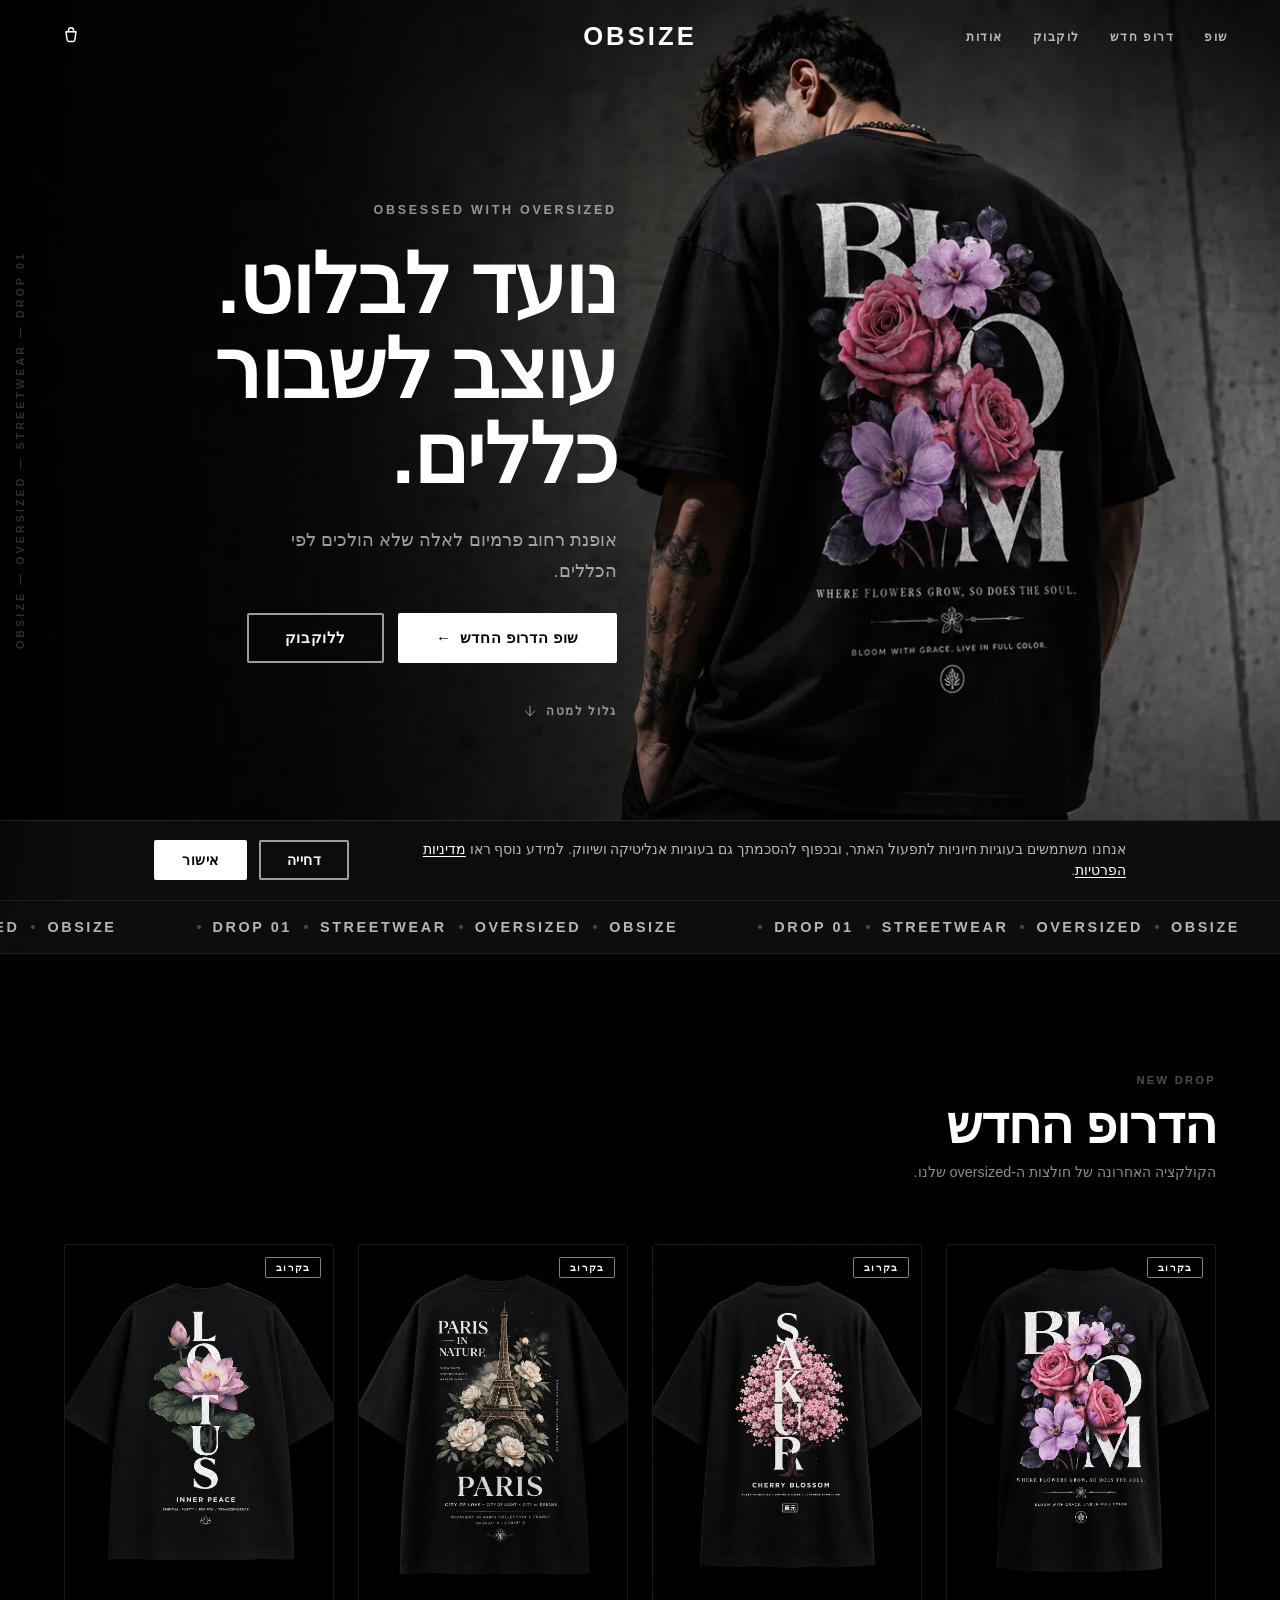
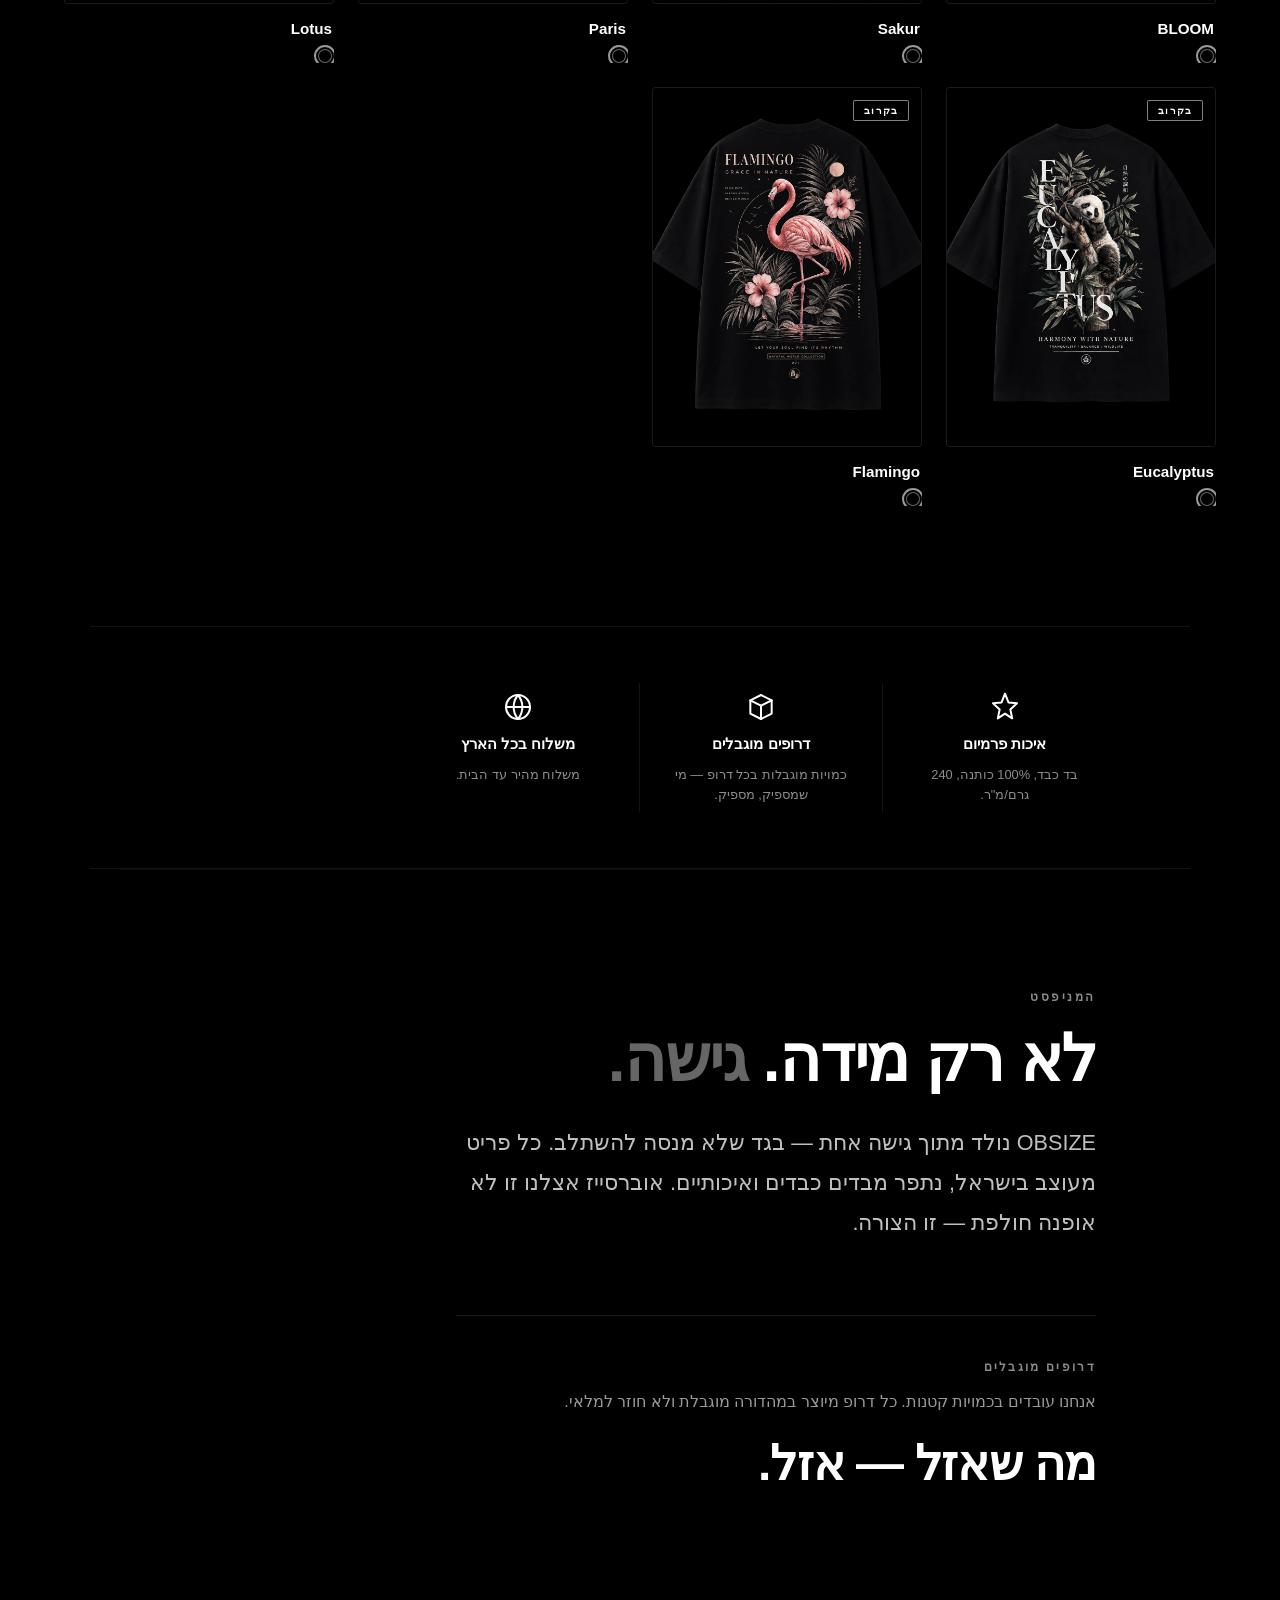
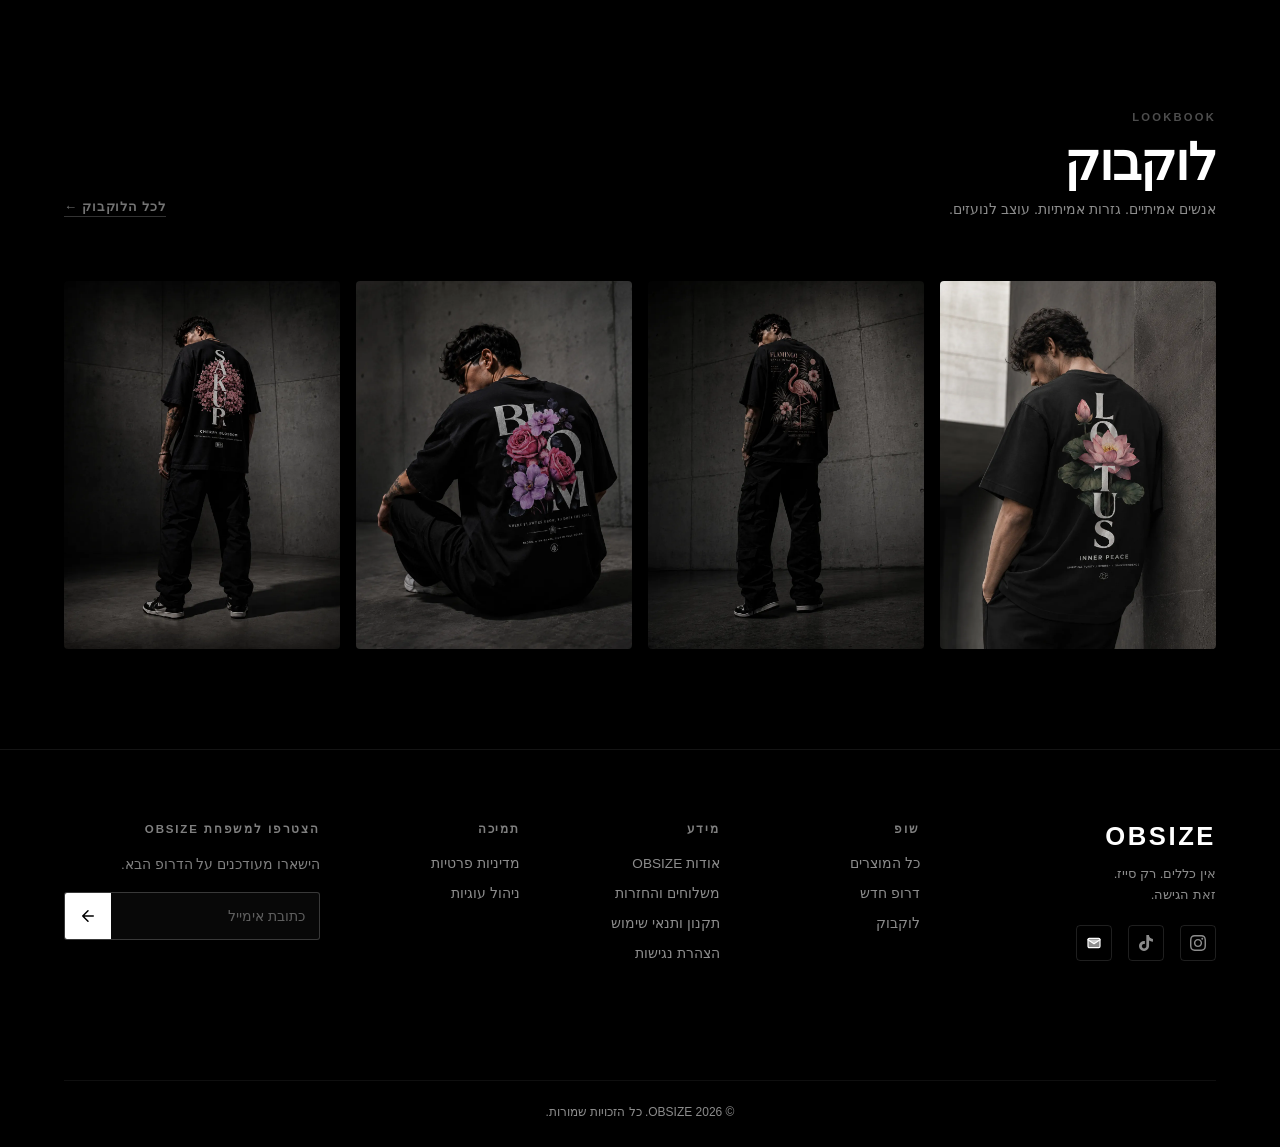
<file: index.html>
<!DOCTYPE html>
<html lang="he" dir="rtl">
<head>
  <meta charset="UTF-8" />
  <meta name="viewport" content="width=device-width, initial-scale=1.0" />
  <meta http-equiv="Content-Security-Policy" content="default-src 'self'; script-src 'self' https://static.cloudflareinsights.com https://web3forms.com https://hcaptcha.com https://*.hcaptcha.com https://www.googletagmanager.com https://connect.facebook.net; style-src 'self' 'unsafe-inline' https://fonts.googleapis.com https://hcaptcha.com https://*.hcaptcha.com; frame-src https://hcaptcha.com https://*.hcaptcha.com; font-src 'self' https://fonts.gstatic.com; img-src 'self' data: https://www.google-analytics.com https://www.googletagmanager.com https://www.facebook.com https://connect.facebook.net; connect-src 'self' https://cloudflareinsights.com https://api.web3forms.com https://hcaptcha.com https://*.hcaptcha.com https://www.google-analytics.com https://region1.google-analytics.com https://www.googletagmanager.com https://connect.facebook.net https://www.facebook.com; object-src 'none'; base-uri 'self'; form-action 'self'; upgrade-insecure-requests" />
  <meta name="referrer" content="strict-origin-when-cross-origin" />
  <title>OBSIZE — פחות רעש. יותר סטייל.</title>
  <meta name="description" content="חולצות oversized פרמיום מישראל. בד כותנה כבד, גזרה drop shoulder, עיצוב מינימליסטי. משלוח מהיר תוך 48 שעות." />
  <meta name="keywords" content="OBSIZE, חולצות oversized, אופנת רחוב, streetwear, חולצות פרמיום, חולצות דרופ שולדר" />
  <meta name="theme-color" content="#000000" />
  <meta name="author" content="OBSIZE" />
  <link rel="icon" type="image/svg+xml" href="favicon.svg" />
  <link rel="canonical" href="https://obsize.com/" />

  <!-- Open Graph -->
  <meta property="og:type" content="website" />
  <meta property="og:site_name" content="OBSIZE" />
  <meta property="og:locale" content="he_IL" />
  <meta property="og:title" content="OBSIZE — פחות רעש. יותר סטייל." />
  <meta property="og:description" content="חולצות oversized פרמיום מישראל. בד כבד, עיצוב נקי, משלוח מהיר." />
  <meta property="og:url" content="https://obsize.com/" />
  <meta property="og:image" content="https://obsize.com/og-image.png" />
  <meta property="og:image:secure_url" content="https://obsize.com/og-image.png" />
  <meta property="og:image:type" content="image/png" />
  <meta property="og:image:width" content="1200" />
  <meta property="og:image:height" content="630" />
  <meta property="og:image:alt" content="OBSIZE — obsessed with oversized" />

  <!-- Twitter -->
  <meta name="twitter:card" content="summary_large_image" />
  <meta name="twitter:title" content="OBSIZE — פחות רעש. יותר סטייל." />
  <meta name="twitter:description" content="חולצות oversized פרמיום מישראל." />
  <meta name="twitter:image" content="https://obsize.com/og-image.png" />
  <meta name="twitter:image:alt" content="OBSIZE — obsessed with oversized" />

  <link rel="preconnect" href="https://fonts.googleapis.com" />
  <link rel="preconnect" href="https://fonts.gstatic.com" crossorigin />
  <link href="https://fonts.googleapis.com/css2?family=Heebo:wght@300;400;500;700;900&display=swap" rel="stylesheet" />

  <link rel="stylesheet" href="styles.css?v=41" />

  <!-- Schema.org Organization -->
  <script type="application/ld+json">
  {
    "@context": "https://schema.org",
    "@type": "Organization",
    "name": "OBSIZE",
    "url": "https://obsize.com/",
    "logo": "https://obsize.com/favicon.svg",
    "description": "חולצות oversized פרמיום מישראל",
    "sameAs": [
      "https://www.instagram.com/obsize",
      "https://www.tiktok.com/@obsize"
    ]
  }
  </script>
</head>

<body>

  <!-- ─── HEADER ─── -->
  <header id="navbar">
    <nav class="nav-links" aria-label="ניווט ראשי">
      <a href="shop.html">שופ</a>
      <a href="#products">דרופ חדש</a>
      <a href="#lookbook">לוקבוק</a>
      <a href="#benefits">אודות</a>
    </nav>

    <a href="#hero" class="nav-logo">OBSIZE</a>

    <div class="nav-actions">
      <button class="nav-icon cart-toggle" id="cartToggle" aria-label="פתח עגלה">
        <svg viewBox="0 0 24 24" fill="none" stroke="currentColor" stroke-width="1.8" stroke-linecap="round" stroke-linejoin="round" aria-hidden="true">
          <path d="M6 7h12l-1.4 9.8a2 2 0 0 1-2 1.7H9.4a2 2 0 0 1-2-1.7L6 7Z"/>
          <path d="M9 7V5a3 3 0 0 1 6 0v2"/>
        </svg>
        <span class="cart-badge" id="cartBadge" hidden>0</span>
      </button>
      <button class="hamburger" id="hamburger" aria-label="תפריט">
        <span></span><span></span><span></span>
      </button>
    </div>
  </header>

  <div class="mobile-menu" id="mobileMenu">
    <a href="shop.html">שופ</a>
    <a href="#products">דרופ חדש</a>
    <a href="#lookbook">לוקבוק</a>
    <a href="#benefits">אודות</a>
    <a href="#products" class="btn btn-primary">לקנייה עכשיו</a>
  </div>

  <!-- ─── HERO ─── -->
  <section id="hero">
    <!-- Full-bleed background photo (spans the entire hero, edge to edge).
         To swap later, replace the files under assets/images/hero/
         (keep both the .webp source and the .jpg fallback). -->
    <div class="hero-visual">
      <picture class="hero-img">
        <source srcset="assets/images/hero/hero-wide.webp" type="image/webp" />
        <img src="assets/images/hero/hero-wide.jpg" alt="דוגמן לובש חולצת OBSIZE oversized שחורה עם הדפס פרחי BLOOM, צילום גב על רקע קיר כהה" loading="eager" fetchpriority="high" />
      </picture>
    </div>
    <div class="hero-scrim" aria-hidden="true"></div>

    <div class="hero-content">
      <p class="hero-eyebrow reveal">Obsessed with Oversized</p>
      <h1 class="hero-title reveal reveal-delay-1">
        נועד לבלוט.<br />
        <span>עוצב לשבור כללים.</span>
      </h1>
      <p class="hero-sub reveal reveal-delay-2">
        אופנת רחוב פרמיום לאלה שלא הולכים לפי הכללים.
      </p>
      <div class="hero-btns reveal reveal-delay-3">
        <a href="#products" class="btn btn-primary">שופ הדרופ החדש <span class="btn-arrow" aria-hidden="true">←</span></a>
        <a href="#lookbook" class="btn btn-outline">ללוקבוק</a>
      </div>
      <a href="#products" class="hero-scroll reveal reveal-delay-4" aria-label="גלול אל הקולקציה">
        <span>גלול למטה</span>
        <svg viewBox="0 0 24 24" fill="none" stroke="currentColor" stroke-width="1.5" stroke-linecap="round" stroke-linejoin="round" aria-hidden="true"><path d="M12 5v14M19 12l-7 7-7-7"/></svg>
      </a>
    </div>

    <div class="hero-side" aria-hidden="true">OBSIZE — OVERSIZED — STREETWEAR — DROP 01</div>
  </section>

  <!-- ─── MARQUEE ─── -->
  <div id="ticker" aria-hidden="true">
    <div class="ticker-track">
      <!-- Duplicated for seamless loop -->
      <div class="ticker-item"><span>OBSIZE</span><span class="ticker-sep"></span><span>OVERSIZED</span><span class="ticker-sep"></span><span>STREETWEAR</span><span class="ticker-sep"></span><span>DROP 01</span><span class="ticker-sep"></span></div>
      <div class="ticker-item"><span>OBSIZE</span><span class="ticker-sep"></span><span>OVERSIZED</span><span class="ticker-sep"></span><span>STREETWEAR</span><span class="ticker-sep"></span><span>DROP 01</span><span class="ticker-sep"></span></div>
      <div class="ticker-item"><span>OBSIZE</span><span class="ticker-sep"></span><span>OVERSIZED</span><span class="ticker-sep"></span><span>STREETWEAR</span><span class="ticker-sep"></span><span>DROP 01</span><span class="ticker-sep"></span></div>
      <div class="ticker-item"><span>OBSIZE</span><span class="ticker-sep"></span><span>OVERSIZED</span><span class="ticker-sep"></span><span>STREETWEAR</span><span class="ticker-sep"></span><span>DROP 01</span><span class="ticker-sep"></span></div>
    </div>
  </div>

  <!-- ─── NEW DROP (product grid) ─── -->
  <section id="products">
    <div class="section-header reveal">
      <div>
        <p class="section-label">NEW DROP</p>
        <h2 class="section-title">הדרופ החדש</h2>
        <p class="section-sub">הקולקציה האחרונה של חולצות ה-oversized שלנו.</p>
      </div>
    </div>

    <div class="products-grid" id="productsGrid"></div>
  </section>

  <!-- ─── BENEFITS BAR ─── -->
  <section id="benefits" class="benefits" aria-label="היתרונות שלנו">
    <div class="benefit reveal reveal-delay-1">
      <div class="benefit-icon">
        <svg viewBox="0 0 24 24" fill="none" stroke="currentColor" stroke-width="1.5" stroke-linecap="round" stroke-linejoin="round" aria-hidden="true"><path d="M12 2l2.6 6.6L21 9.2l-5 4.6 1.4 6.7L12 17l-5.4 3.5L8 13.8l-5-4.6 6.4-.6L12 2z"/></svg>
      </div>
      <h3 class="benefit-title">איכות פרמיום</h3>
      <p class="benefit-text">בד כבד, 100% כותנה, 240 גרם/מ"ר.</p>
    </div>
    <div class="benefit reveal reveal-delay-2">
      <div class="benefit-icon">
        <svg viewBox="0 0 24 24" fill="none" stroke="currentColor" stroke-width="1.5" stroke-linecap="round" stroke-linejoin="round" aria-hidden="true"><path d="M20 7L12 3 4 7v10l8 4 8-4V7z"/><path d="M4 7l8 4 8-4M12 21V11"/></svg>
      </div>
      <h3 class="benefit-title">דרופים מוגבלים</h3>
      <p class="benefit-text">כמויות מוגבלות בכל דרופ — מי שמספיק, מספיק.</p>
    </div>
    <div class="benefit reveal reveal-delay-3">
      <div class="benefit-icon">
        <svg viewBox="0 0 24 24" fill="none" stroke="currentColor" stroke-width="1.5" stroke-linecap="round" stroke-linejoin="round" aria-hidden="true"><circle cx="12" cy="12" r="9"/><path d="M3 12h18M12 3a14 14 0 0 1 0 18 14 14 0 0 1 0-18z"/></svg>
      </div>
      <h3 class="benefit-title">משלוח בכל הארץ</h3>
      <p class="benefit-text">משלוח מהיר עד הבית.</p>
    </div>
  </section>

  <!-- ─── BRAND STORY ─── -->
  <section id="story" class="story">
    <div class="story-inner reveal">
      <p class="story-eyebrow">המניפסט</p>
      <h2 class="story-title">לא רק מידה. <span>גישה.</span></h2>
      <p class="story-text">
        OBSIZE נולד מתוך גישה אחת — בגד שלא מנסה להשתלב. כל פריט מעוצב בישראל,
        נתפר מבדים כבדים ואיכותיים. אוברסייז אצלנו זו לא אופנה
        חולפת — זו הצורה.
      </p>
    </div>
    <div class="story-drop reveal reveal-delay-1">
      <p class="story-drop-label">דרופים מוגבלים</p>
      <p class="story-drop-text">
        אנחנו עובדים בכמויות קטנות. כל דרופ מיוצר במהדורה מוגבלת ולא חוזר למלאי.
      </p>
      <p class="story-drop-punch">מה שאזל — אזל.</p>
    </div>
  </section>

  <!-- ─── LOOKBOOK ─── -->
  <section id="lookbook">
    <div class="section-header reveal">
      <div>
        <p class="section-label">LOOKBOOK</p>
        <h2 class="section-title">לוקבוק</h2>
        <p class="section-sub">אנשים אמיתיים. גזרות אמיתיות. עוצב לנועזים.</p>
      </div>
      <a href="#lookbook" class="section-link">לכל הלוקבוק ←</a>
    </div>

    <div class="lookbook-grid">
      <figure class="lookbook-tile reveal reveal-delay-1">
        <picture>
          <source srcset="assets/images/lookbook/look-1.webp" type="image/webp" />
          <img src="assets/images/lookbook/look-1.jpg" alt="דוגמן לובש חולצת OBSIZE LOTUS oversized שחורה, נשען על עמוד בטון, צילום גב" loading="lazy" />
        </picture>
      </figure>
      <figure class="lookbook-tile reveal reveal-delay-2">
        <picture>
          <source srcset="assets/images/lookbook/look-2.webp" type="image/webp" />
          <img src="assets/images/lookbook/look-2.jpg" alt="דוגמן לובש חולצת OBSIZE FLAMINGO oversized שחורה ומכנסי דגמ&quot;ח, צילום גב בגוף מלא" loading="lazy" />
        </picture>
      </figure>
      <figure class="lookbook-tile reveal reveal-delay-3">
        <picture>
          <source srcset="assets/images/lookbook/look-3.webp" type="image/webp" />
          <img src="assets/images/lookbook/look-3.jpg" alt="דוגמן כורע לובש חולצת OBSIZE BLOOM oversized שחורה, צילום גב המציג את הדפס הפרחים" loading="lazy" />
        </picture>
      </figure>
      <figure class="lookbook-tile reveal reveal-delay-4">
        <picture>
          <source srcset="assets/images/lookbook/look-4.webp" type="image/webp" />
          <img src="assets/images/lookbook/look-4.jpg" alt="דוגמן לובש חולצת OBSIZE SAKUR oversized שחורה עם הדפס פריחת דובדבן, צילום גב בגוף מלא" loading="lazy" />
        </picture>
      </figure>
    </div>
  </section>

  <!-- ─── FOOTER ─── -->
  <footer>
    <div class="footer-top">
      <div class="footer-brand">
        <p class="footer-logo">OBSIZE</p>
        <p class="footer-tagline">אין כללים. רק סייז.<br/>זאת הגישה.</p>
        <div class="social-icons">
          <a href="https://www.instagram.com/obsize" target="_blank" rel="noopener noreferrer" class="social-icon" aria-label="Instagram">
            <svg viewBox="0 0 24 24"><path d="M12 2.163c3.204 0 3.584.012 4.85.07 3.252.148 4.771 1.691 4.919 4.919.058 1.265.069 1.645.069 4.849 0 3.205-.012 3.584-.069 4.849-.149 3.225-1.664 4.771-4.919 4.919-1.266.058-1.644.07-4.85.07-3.204 0-3.584-.012-4.849-.07-3.26-.149-4.771-1.699-4.919-4.92-.058-1.265-.07-1.644-.07-4.849 0-3.204.013-3.583.07-4.849.149-3.227 1.664-4.771 4.919-4.919 1.266-.057 1.645-.069 4.849-.069zm0-2.163c-3.259 0-3.667.014-4.947.072-4.358.2-6.78 2.618-6.98 6.98-.059 1.281-.073 1.689-.073 4.948 0 3.259.014 3.668.072 4.948.2 4.358 2.618 6.78 6.98 6.98 1.281.058 1.689.072 4.948.072 3.259 0 3.668-.014 4.948-.072 4.354-.2 6.782-2.618 6.979-6.98.059-1.28.073-1.689.073-4.948 0-3.259-.014-3.667-.072-4.947-.196-4.354-2.617-6.78-6.979-6.98-1.281-.059-1.69-.073-4.949-.073zm0 5.838c-3.403 0-6.162 2.759-6.162 6.162s2.759 6.163 6.162 6.163 6.162-2.759 6.162-6.163c0-3.403-2.759-6.162-6.162-6.162zm0 10.162c-2.209 0-4-1.79-4-4 0-2.209 1.791-4 4-4s4 1.791 4 4c0 2.21-1.791 4-4 4zm6.406-11.845c-.796 0-1.441.645-1.441 1.44s.645 1.44 1.441 1.44c.795 0 1.439-.645 1.439-1.44s-.644-1.44-1.439-1.44z"/></svg>
          </a>
          <a href="https://www.tiktok.com/@obsize" target="_blank" rel="noopener noreferrer" class="social-icon" aria-label="TikTok">
            <svg viewBox="0 0 24 24"><path d="M12.525.02c1.31-.02 2.61-.01 3.91-.02.08 1.53.63 3.09 1.75 4.17 1.12 1.11 2.7 1.62 4.24 1.79v4.03c-1.44-.05-2.89-.35-4.2-.97-.57-.26-1.1-.59-1.62-.93-.01 2.92.01 5.84-.02 8.75-.08 1.4-.54 2.79-1.35 3.94-1.31 1.92-3.58 3.17-5.91 3.21-1.43.08-2.86-.31-4.08-1.03-2.02-1.19-3.44-3.37-3.65-5.71-.02-.5-.03-1-.01-1.49.18-1.9 1.12-3.72 2.58-4.96 1.66-1.44 3.98-2.13 6.15-1.72.02 1.48-.04 2.96-.04 4.44-.99-.32-2.15-.23-3.02.37-.63.41-1.11 1.04-1.36 1.75-.21.51-.15 1.07-.14 1.61.24 1.64 1.82 3.02 3.5 2.87 1.12-.01 2.19-.66 2.77-1.61.19-.33.4-.67.41-1.06.1-1.79.06-3.57.07-5.36.01-4.03-.01-8.05.02-12.07z"/></svg>
          </a>
          <a href="mailto:hello@obsize.com" class="social-icon" aria-label="אימייל">
            <svg viewBox="0 0 24 24" fill="none" stroke="currentColor" stroke-width="1.8" stroke-linecap="round" stroke-linejoin="round"><rect x="3" y="5" width="18" height="14" rx="2"/><path d="M3 7l9 6 9-6"/></svg>
          </a>
        </div>
      </div>

      <div class="footer-col">
        <p class="footer-col-title">שופ</p>
        <ul class="footer-links">
          <li><a href="shop.html">כל המוצרים</a></li>
          <li><a href="#products">דרופ חדש</a></li>
          <li><a href="#lookbook">לוקבוק</a></li>
        </ul>
      </div>

      <div class="footer-col">
        <p class="footer-col-title">מידע</p>
        <ul class="footer-links">
          <li><a href="#benefits">אודות OBSIZE</a></li>
          <li><a href="terms.html">משלוחים והחזרות</a></li>
          <li><a href="terms.html">תקנון ותנאי שימוש</a></li>
          <li><a href="accessibility.html">הצהרת נגישות</a></li>
        </ul>
      </div>

      <div class="footer-col">
        <p class="footer-col-title">תמיכה</p>
        <ul class="footer-links">
          <li><a href="privacy.html">מדיניות פרטיות</a></li>
          <li><a href="#" data-cookie-settings>ניהול עוגיות</a></li>
        </ul>
      </div>

      <div class="footer-newsletter" id="newsletter">
        <p class="footer-col-title">הצטרפו למשפחת OBSIZE</p>
        <p class="newsletter-sub">הישארו מעודכנים על הדרופ הבא.</p>
        <!-- The <form> is the wrapper so the hCaptcha token field sits inside it;
             .newsletter-form stays the bordered input row it has always been. -->
        <form id="newsletterForm" novalidate>
          <div class="newsletter-form">
            <input type="email" id="newsletterEmail" name="email" required placeholder="כתובת אימייל" aria-label="כתובת אימייל" />
            <button type="submit" class="newsletter-btn" aria-label="הרשמה לניוזלטר">
              <svg viewBox="0 0 24 24" fill="none" stroke="currentColor" stroke-width="2" stroke-linecap="round" stroke-linejoin="round" aria-hidden="true"><path d="M19 12H5M12 5l-7 7 7 7"/></svg>
            </button>
          </div>
          <div class="h-captcha newsletter-captcha" data-captcha="true"></div>
        </form>
        <p class="newsletter-msg" id="newsletterMsg" role="status" aria-live="polite" hidden></p>
      </div>
    </div>

    <div class="footer-bottom">
      <p class="footer-copyright">© 2026 OBSIZE. כל הזכויות שמורות.</p>
    </div>
  </footer>


  <!-- ─── CART DRAWER ─── -->
  <div class="cart-backdrop" id="cartBackdrop" aria-hidden="true"></div>
  <aside class="cart-drawer" id="cartDrawer" aria-label="עגלת קניות" aria-hidden="true" inert>
    <header class="cart-drawer-header">
      <h2 class="cart-drawer-title">העגלה שלך</h2>
      <button class="cart-drawer-close" id="cartClose" aria-label="סגור עגלה">&times;</button>
    </header>
    <div class="cart-empty" id="cartEmpty">
      <p>העגלה שלך ריקה</p>
      <span>הוסף פריטים כדי להתחיל</span>
    </div>
    <div class="cart-items" id="cartItems" hidden></div>
    <footer class="cart-drawer-footer" id="cartFooter" hidden>
      <div class="cart-subtotal">
        <span>סה"כ ביניים</span>
        <strong id="cartTotal">₪0</strong>
      </div>
      <p class="cart-shipping-note">משלוח יחושב בצ׳קאאוט</p>
      <button class="btn btn-primary cart-checkout" id="cartCheckout">הרשמה לדרופ</button>
    </footer>
  </aside>

  <!-- ─── JS ─── -->
  <!-- hCaptcha renderer (Web3Forms) — renders the newsletter widget -->
  <script src="https://web3forms.com/client/script.js" async defer></script>
  <script src="analytics.js?v=41"></script>
  <script src="consent.js?v=41"></script>
  <script src="products.js?v=41"></script>
  <script src="script.js?v=41" defer></script>
</body>
</html>
</file>
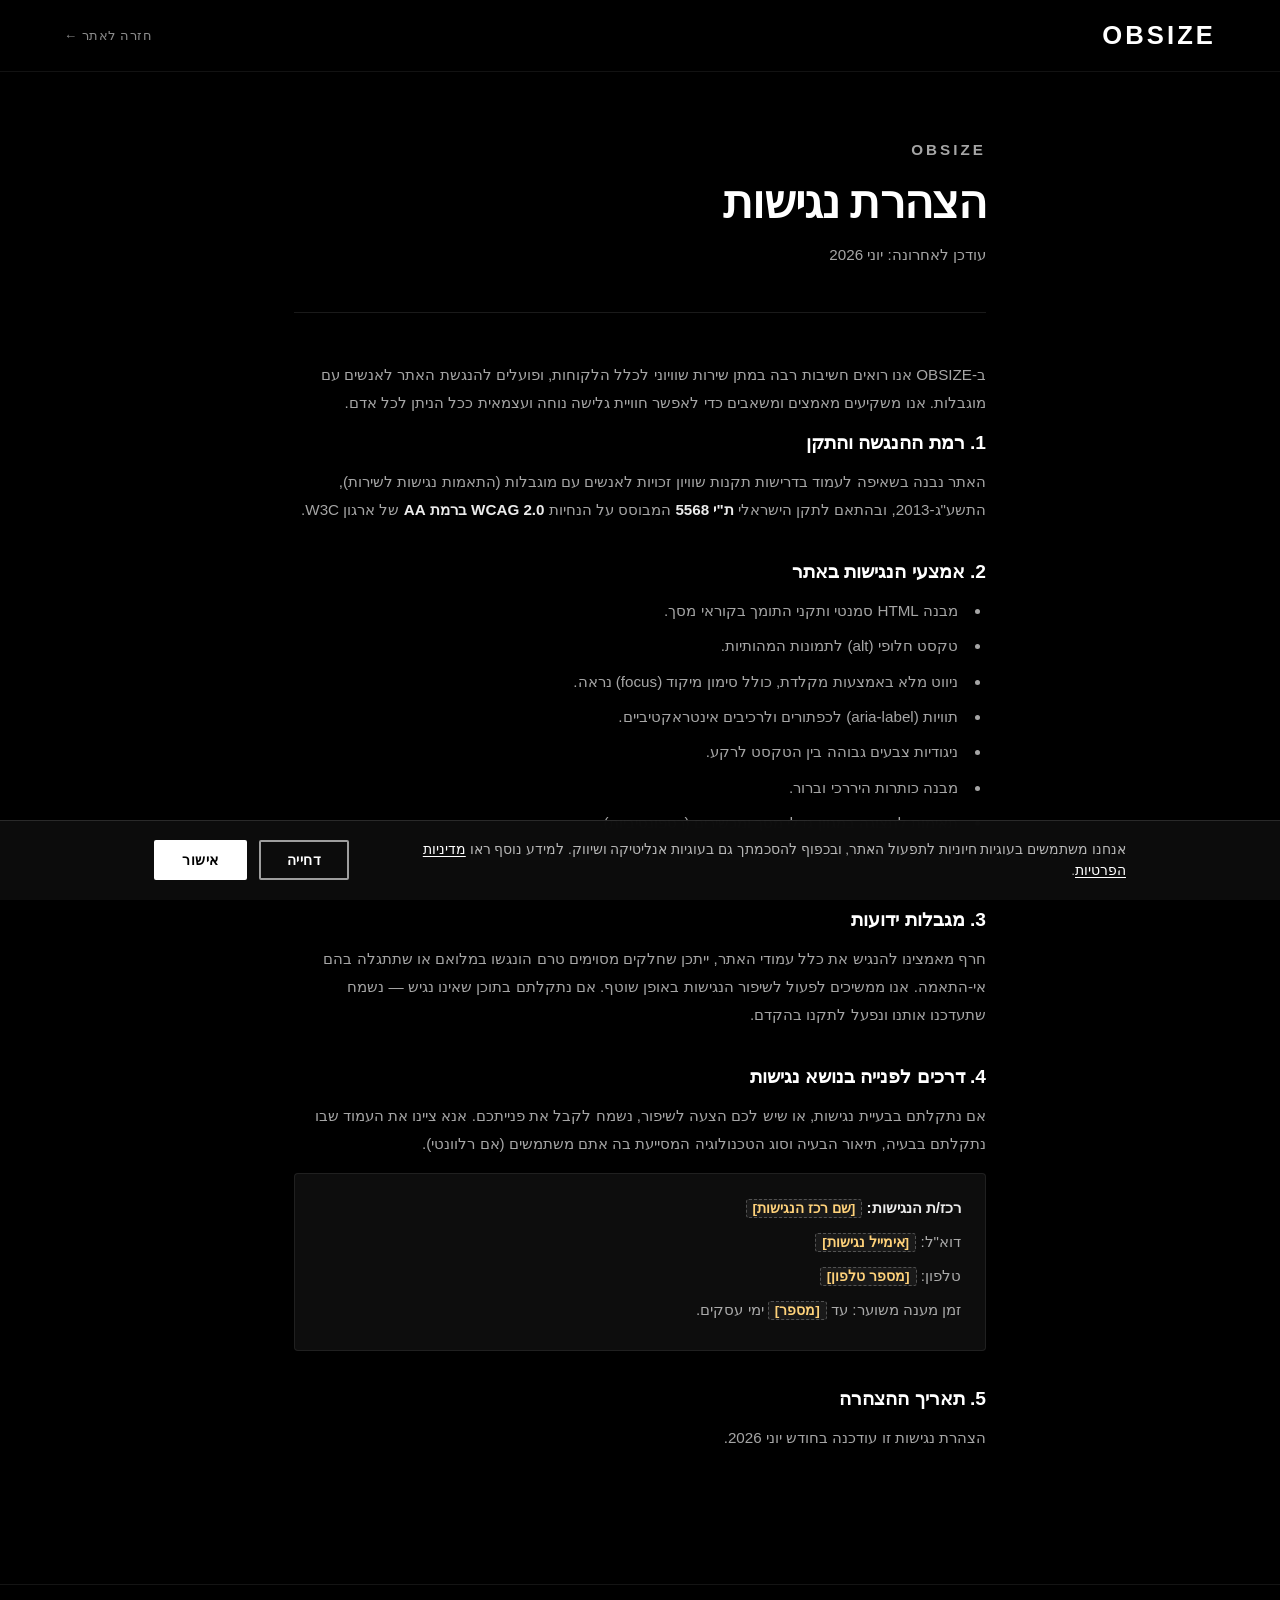
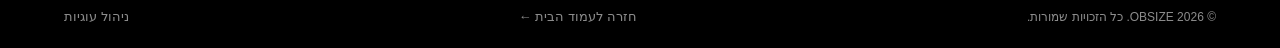
<file: accessibility.html>
<!DOCTYPE html>
<html lang="he" dir="rtl">
<head>
  <meta charset="UTF-8" />
  <meta name="viewport" content="width=device-width, initial-scale=1.0" />
  <meta http-equiv="Content-Security-Policy" content="default-src 'self'; script-src 'self' https://static.cloudflareinsights.com https://www.googletagmanager.com https://connect.facebook.net; style-src 'self' 'unsafe-inline' https://fonts.googleapis.com; font-src 'self' https://fonts.gstatic.com; img-src 'self' data: https://www.google-analytics.com https://www.googletagmanager.com https://www.facebook.com https://connect.facebook.net; connect-src 'self' https://cloudflareinsights.com https://www.google-analytics.com https://region1.google-analytics.com https://www.googletagmanager.com https://connect.facebook.net https://www.facebook.com; object-src 'none'; base-uri 'self'; form-action 'self'; upgrade-insecure-requests" />
  <meta name="referrer" content="strict-origin-when-cross-origin" />
  <title>OBSIZE — הצהרת נגישות</title>
  <meta name="description" content="הצהרת הנגישות של אתר OBSIZE — מחויבותנו לנגישות בשאיפה לעמוד בדרישות התקן הישראלי 5568 ולתקנות שוויון זכויות לאנשים עם מוגבלות." />
  <meta name="theme-color" content="#000000" />
  <link rel="icon" type="image/svg+xml" href="favicon.svg" />
  <link rel="canonical" href="https://obsize.com/accessibility.html" />
  <link rel="preconnect" href="https://fonts.googleapis.com" />
  <link rel="preconnect" href="https://fonts.gstatic.com" crossorigin />
  <link href="https://fonts.googleapis.com/css2?family=Heebo:wght@300;400;500;700;900&display=swap" rel="stylesheet" />
  <link rel="stylesheet" href="styles.css?v=41" />
</head>

<body>
  <header class="checkout-header">
    <a href="index.html" class="nav-logo">OBSIZE</a>
    <a href="index.html" class="checkout-continue">חזרה לאתר ←</a>
  </header>

  <main class="legal">
    <div class="legal-header">
      <p class="legal-eyebrow">OBSIZE</p>
      <h1 class="legal-title">הצהרת נגישות</h1>
      <p class="legal-updated">עודכן לאחרונה: יוני 2026</p>
    </div>

    <p class="legal-intro">
      ב-OBSIZE אנו רואים חשיבות רבה במתן שירות שוויוני לכלל הלקוחות, ופועלים להנגשת האתר לאנשים עם מוגבלות.
      אנו משקיעים מאמצים ומשאבים כדי לאפשר חוויית גלישה נוחה ועצמאית ככל הניתן לכל אדם.
    </p>

    <section>
      <h2>1. רמת ההנגשה והתקן</h2>
      <p>
        האתר נבנה בשאיפה לעמוד בדרישות תקנות שוויון זכויות לאנשים עם מוגבלות (התאמות נגישות לשירות),
        התשע"ג-2013, ובהתאם לתקן הישראלי <strong>ת"י 5568</strong> המבוסס על הנחיות
        <strong>WCAG 2.0 ברמת AA</strong> של ארגון W3C.
      </p>
    </section>

    <section>
      <h2>2. אמצעי הנגישות באתר</h2>
      <ul>
        <li>מבנה HTML סמנטי ותקני התומך בקוראי מסך.</li>
        <li>טקסט חלופי (alt) לתמונות המהותיות.</li>
        <li>ניווט מלא באמצעות מקלדת, כולל סימון מיקוד (focus) נראה.</li>
        <li>תוויות (aria-label) לכפתורים ולרכיבים אינטראקטיביים.</li>
        <li>ניגודיות צבעים גבוהה בין הטקסט לרקע.</li>
        <li>מבנה כותרות היררכי וברור.</li>
        <li>תאימות לתצוגה במגוון גדלי מסך ומכשירים (רספונסיביות).</li>
        <li>שפת ממשק וכיווניות (RTL) מוגדרות בקוד לקריאה תקינה.</li>
      </ul>
    </section>

    <section>
      <h2>3. מגבלות ידועות</h2>
      <p>
        חרף מאמצינו להנגיש את כלל עמודי האתר, ייתכן שחלקים מסוימים טרם הונגשו במלואם או שתתגלה בהם אי-התאמה.
        אנו ממשיכים לפעול לשיפור הנגישות באופן שוטף. אם נתקלתם בתוכן שאינו נגיש — נשמח שתעדכנו אותנו ונפעל לתקנו בהקדם.
      </p>
    </section>

    <section>
      <h2>4. דרכים לפנייה בנושא נגישות</h2>
      <p>
        אם נתקלתם בבעיית נגישות, או שיש לכם הצעה לשיפור, נשמח לקבל את פנייתכם.
        אנא ציינו את העמוד שבו נתקלתם בבעיה, תיאור הבעיה וסוג הטכנולוגיה המסייעת בה אתם משתמשים (אם רלוונטי).
      </p>
      <div class="legal-contact-box">
        <p><strong>רכז/ת הנגישות:</strong> <span class="legal-placeholder">[שם רכז הנגישות]</span></p>
        <p>דוא"ל: <span class="legal-placeholder">[אימייל נגישות]</span></p>
        <p>טלפון: <span class="legal-placeholder">[מספר טלפון]</span></p>
        <p>זמן מענה משוער: עד <span class="legal-placeholder">[מספר]</span> ימי עסקים.</p>
      </div>
    </section>

    <section>
      <h2>5. תאריך ההצהרה</h2>
      <p>
        הצהרת נגישות זו עודכנה בחודש יוני 2026.
      </p>
    </section>
  </main>

  <footer class="footer-min">
    <p class="footer-copyright">© 2026 OBSIZE. כל הזכויות שמורות.</p>
    <a href="index.html" class="footer-link">חזרה לעמוד הבית ←</a>
    <a href="#" class="footer-link" data-cookie-settings>ניהול עוגיות</a>
  </footer>
  <script src="analytics.js?v=41"></script>
  <script src="consent.js?v=41"></script>
</body>
</html>
</file>
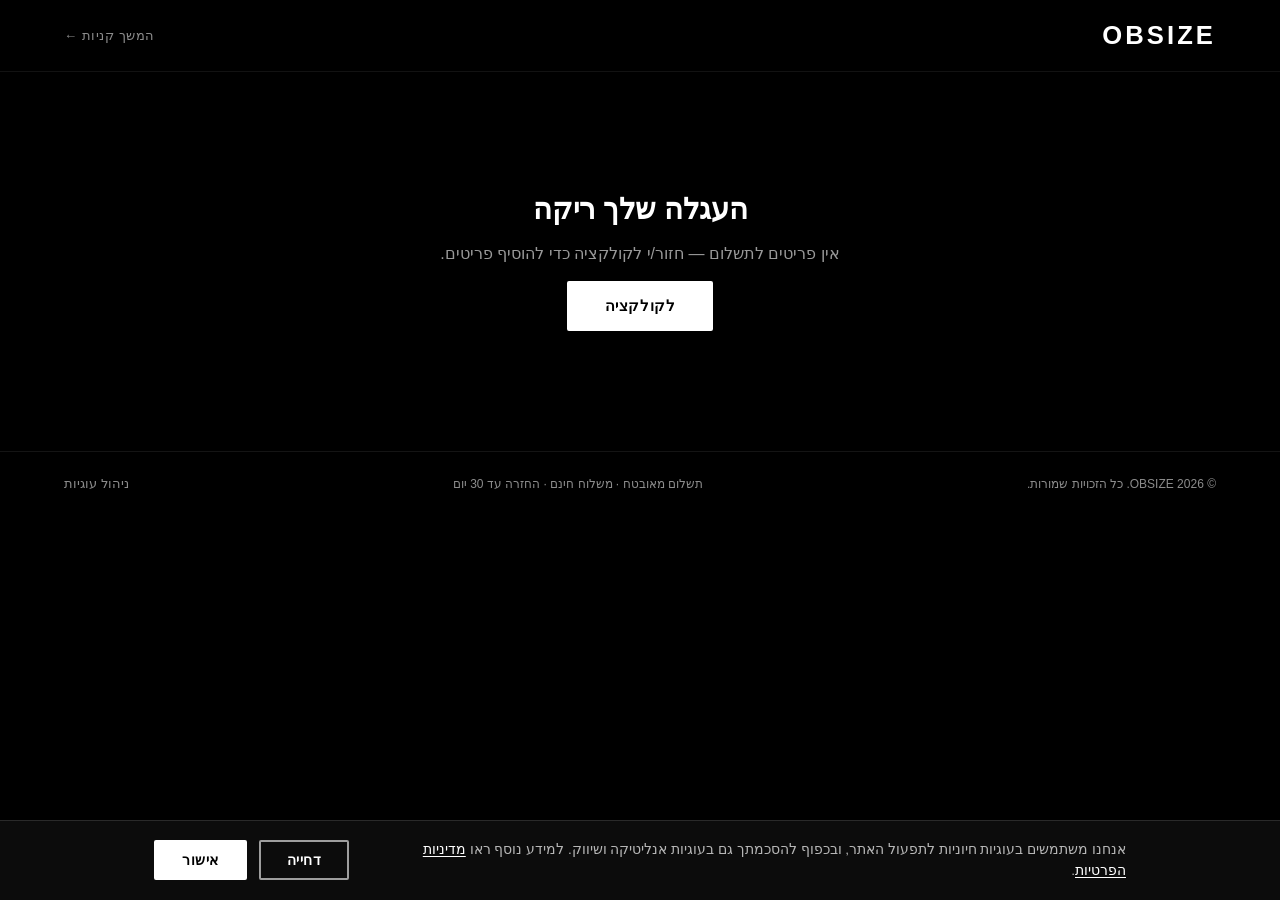
<file: checkout.html>
<!DOCTYPE html>
<html lang="he" dir="rtl">
<head>
  <meta charset="UTF-8" />
  <meta name="viewport" content="width=device-width, initial-scale=1.0" />
  <meta http-equiv="Content-Security-Policy" content="default-src 'self'; script-src 'self' https://static.cloudflareinsights.com https://web3forms.com https://hcaptcha.com https://*.hcaptcha.com https://www.googletagmanager.com https://connect.facebook.net; style-src 'self' 'unsafe-inline' https://fonts.googleapis.com https://hcaptcha.com https://*.hcaptcha.com; frame-src https://hcaptcha.com https://*.hcaptcha.com; font-src 'self' https://fonts.gstatic.com; img-src 'self' data: https://www.google-analytics.com https://www.googletagmanager.com https://www.facebook.com https://connect.facebook.net; connect-src 'self' https://cloudflareinsights.com https://api.web3forms.com https://hcaptcha.com https://*.hcaptcha.com https://www.google-analytics.com https://region1.google-analytics.com https://www.googletagmanager.com https://connect.facebook.net https://www.facebook.com; object-src 'none'; base-uri 'self'; form-action 'self'; upgrade-insecure-requests" />
  <meta name="referrer" content="strict-origin-when-cross-origin" />
  <title>OBSIZE — צ׳קאאוט</title>
  <meta name="robots" content="noindex, nofollow" />
  <meta name="theme-color" content="#000000" />
  <link rel="icon" type="image/svg+xml" href="favicon.svg" />
  <link rel="preconnect" href="https://fonts.googleapis.com" />
  <link rel="preconnect" href="https://fonts.gstatic.com" crossorigin />
  <link href="https://fonts.googleapis.com/css2?family=Heebo:wght@300;400;500;700;900&display=swap" rel="stylesheet" />
  <link rel="stylesheet" href="styles.css?v=41" />
</head>

<body>

  <!-- ─── MINIMAL CHECKOUT HEADER ─── -->
  <header class="checkout-header">
    <a href="index.html" class="nav-logo">OBSIZE</a>
    <a href="index.html#products" class="checkout-continue">המשך קניות ←</a>
  </header>

  <!-- ─── CHECKOUT VIEW ─── -->
  <main class="checkout" id="checkout">
    <div class="checkout-grid">
      <form class="checkout-form" id="checkoutForm" novalidate>
        <section class="checkout-section">
          <h2 class="checkout-section-title">פרטי התקשרות</h2>
          <div class="checkout-field">
            <label for="email">אימייל</label>
            <input type="email" id="email" name="email" autocomplete="email" required />
            <span class="checkout-error" data-for="email"></span>
          </div>
          <div class="checkout-field">
            <label for="phone">טלפון</label>
            <input type="tel" id="phone" name="phone" autocomplete="tel" required placeholder="050-0000000" />
            <span class="checkout-error" data-for="phone"></span>
          </div>
        </section>

        <section class="checkout-section">
          <h2 class="checkout-section-title">כתובת למשלוח</h2>
          <div class="checkout-row">
            <div class="checkout-field">
              <label for="firstName">שם פרטי</label>
              <input type="text" id="firstName" name="firstName" autocomplete="given-name" required />
              <span class="checkout-error" data-for="firstName"></span>
            </div>
            <div class="checkout-field">
              <label for="lastName">שם משפחה</label>
              <input type="text" id="lastName" name="lastName" autocomplete="family-name" required />
              <span class="checkout-error" data-for="lastName"></span>
            </div>
          </div>
          <div class="checkout-field">
            <label for="address">כתובת</label>
            <input type="text" id="address" name="address" autocomplete="street-address" required placeholder="רחוב ומספר בית" />
            <span class="checkout-error" data-for="address"></span>
          </div>
          <div class="checkout-row">
            <div class="checkout-field">
              <label for="city">עיר</label>
              <input type="text" id="city" name="city" autocomplete="address-level2" required />
              <span class="checkout-error" data-for="city"></span>
            </div>
            <div class="checkout-field">
              <label for="zip">מיקוד</label>
              <input type="text" id="zip" name="zip" autocomplete="postal-code" required inputmode="numeric" maxlength="7" />
              <span class="checkout-error" data-for="zip"></span>
            </div>
          </div>
        </section>

        <section class="checkout-section">
          <h2 class="checkout-section-title">פרטי תשלום</h2>
          <p class="checkout-disclaimer">
            🔒 הדגמה בלבד — אין חיוב אמיתי. אינטגרציה לסולק תתווסף בקרוב.
          </p>
          <div class="checkout-field">
            <label for="cardNumber">מספר כרטיס</label>
            <input type="text" id="cardNumber" name="cardNumber" autocomplete="cc-number" required inputmode="numeric" placeholder="1234 5678 9012 3456" maxlength="19" />
            <span class="checkout-error" data-for="cardNumber"></span>
          </div>
          <div class="checkout-row">
            <div class="checkout-field">
              <label for="cardExpiry">תוקף</label>
              <input type="text" id="cardExpiry" name="cardExpiry" autocomplete="cc-exp" required placeholder="MM/YY" maxlength="5" />
              <span class="checkout-error" data-for="cardExpiry"></span>
            </div>
            <div class="checkout-field">
              <label for="cardCvv">CVV</label>
              <input type="text" id="cardCvv" name="cardCvv" autocomplete="cc-csc" required inputmode="numeric" placeholder="123" maxlength="4" />
              <span class="checkout-error" data-for="cardCvv"></span>
            </div>
          </div>
        </section>

        <!-- hCaptcha (Web3Forms managed) — spam protection for the order form.
             The token is read by checkout.js and sent with the order. -->
        <div class="h-captcha" data-captcha="true"></div>
        <p class="checkout-error checkout-form-error" id="checkoutFormError" role="alert" hidden></p>

        <button type="submit" class="btn btn-primary checkout-submit" id="checkoutSubmit">
          <span class="checkout-submit-label">השלם הזמנה</span>
          <span class="checkout-submit-amount" id="checkoutSubmitAmount"></span>
        </button>
        <p class="checkout-policy">בלחיצה על "השלם הזמנה" את/ה מאשר/ת את תנאי השימוש ומדיניות הפרטיות.</p>
      </form>

      <aside class="checkout-summary" id="checkoutSummary">
        <h2 class="checkout-section-title">סיכום הזמנה</h2>
        <div class="checkout-items" id="checkoutItems"></div>
        <div class="checkout-totals">
          <div class="checkout-line"><span>סה"כ ביניים</span><span id="checkoutSubtotal">₪0</span></div>
          <div class="checkout-line"><span>משלוח</span><span class="checkout-free">חינם</span></div>
          <div class="checkout-line checkout-line-total"><span>סה"כ</span><span id="checkoutTotal">₪0</span></div>
        </div>
      </aside>
    </div>
  </main>

  <!-- ─── EMPTY CART STATE ─── -->
  <section class="checkout-empty" id="checkoutEmpty" hidden>
    <h1>העגלה שלך ריקה</h1>
    <p>אין פריטים לתשלום — חזור/י לקולקציה כדי להוסיף פריטים.</p>
    <a href="index.html#products" class="btn btn-primary">לקולקציה</a>
  </section>

  <!-- ─── SUCCESS STATE ─── -->
  <section class="checkout-success" id="checkoutSuccess" hidden>
    <div class="checkout-success-inner">
      <div class="checkout-success-icon" aria-hidden="true">
        <svg viewBox="0 0 52 52" fill="none" stroke="currentColor" stroke-width="3" stroke-linecap="round" stroke-linejoin="round">
          <circle cx="26" cy="26" r="24"/>
          <path d="M14 27l8 8 16-18"/>
        </svg>
      </div>
      <p class="checkout-success-tag">obsessed with oversized</p>
      <h1>תודה על ההזמנה!</h1>
      <p class="checkout-success-sub">קיבלנו את ההזמנה — אנחנו כבר אורזים.</p>
      <div class="checkout-success-meta">
        <div>
          <span class="checkout-success-label">מספר הזמנה</span>
          <strong id="orderNumber"></strong>
        </div>
        <div>
          <span class="checkout-success-label">אישור נשלח ל</span>
          <strong id="orderEmail"></strong>
        </div>
        <div>
          <span class="checkout-success-label">סכום</span>
          <strong id="orderTotal"></strong>
        </div>
      </div>
      <p class="checkout-success-note">המשלוח יגיע אליך תוך 48 שעות. נשלח לך עדכון כשהחבילה יוצאת לדרך.</p>
      <a href="index.html" class="btn btn-primary">חזרה לעמוד הבית</a>
    </div>
  </section>

  <footer class="footer-min">
    <p class="footer-copyright">© 2026 OBSIZE. כל הזכויות שמורות.</p>
    <p class="footer-copyright">תשלום מאובטח · משלוח חינם · החזרה עד 30 יום</p>
    <a href="#" class="footer-link" data-cookie-settings>ניהול עוגיות</a>
  </footer>

  <!-- hCaptcha renderer (Web3Forms) — renders any .h-captcha[data-captcha] widget -->
  <script src="https://web3forms.com/client/script.js" async defer></script>
  <script src="analytics.js?v=41"></script>
  <script src="consent.js?v=41"></script>
  <script src="products.js?v=41"></script>
  <script src="checkout.js?v=41" defer></script>
</body>
</html>
</file>
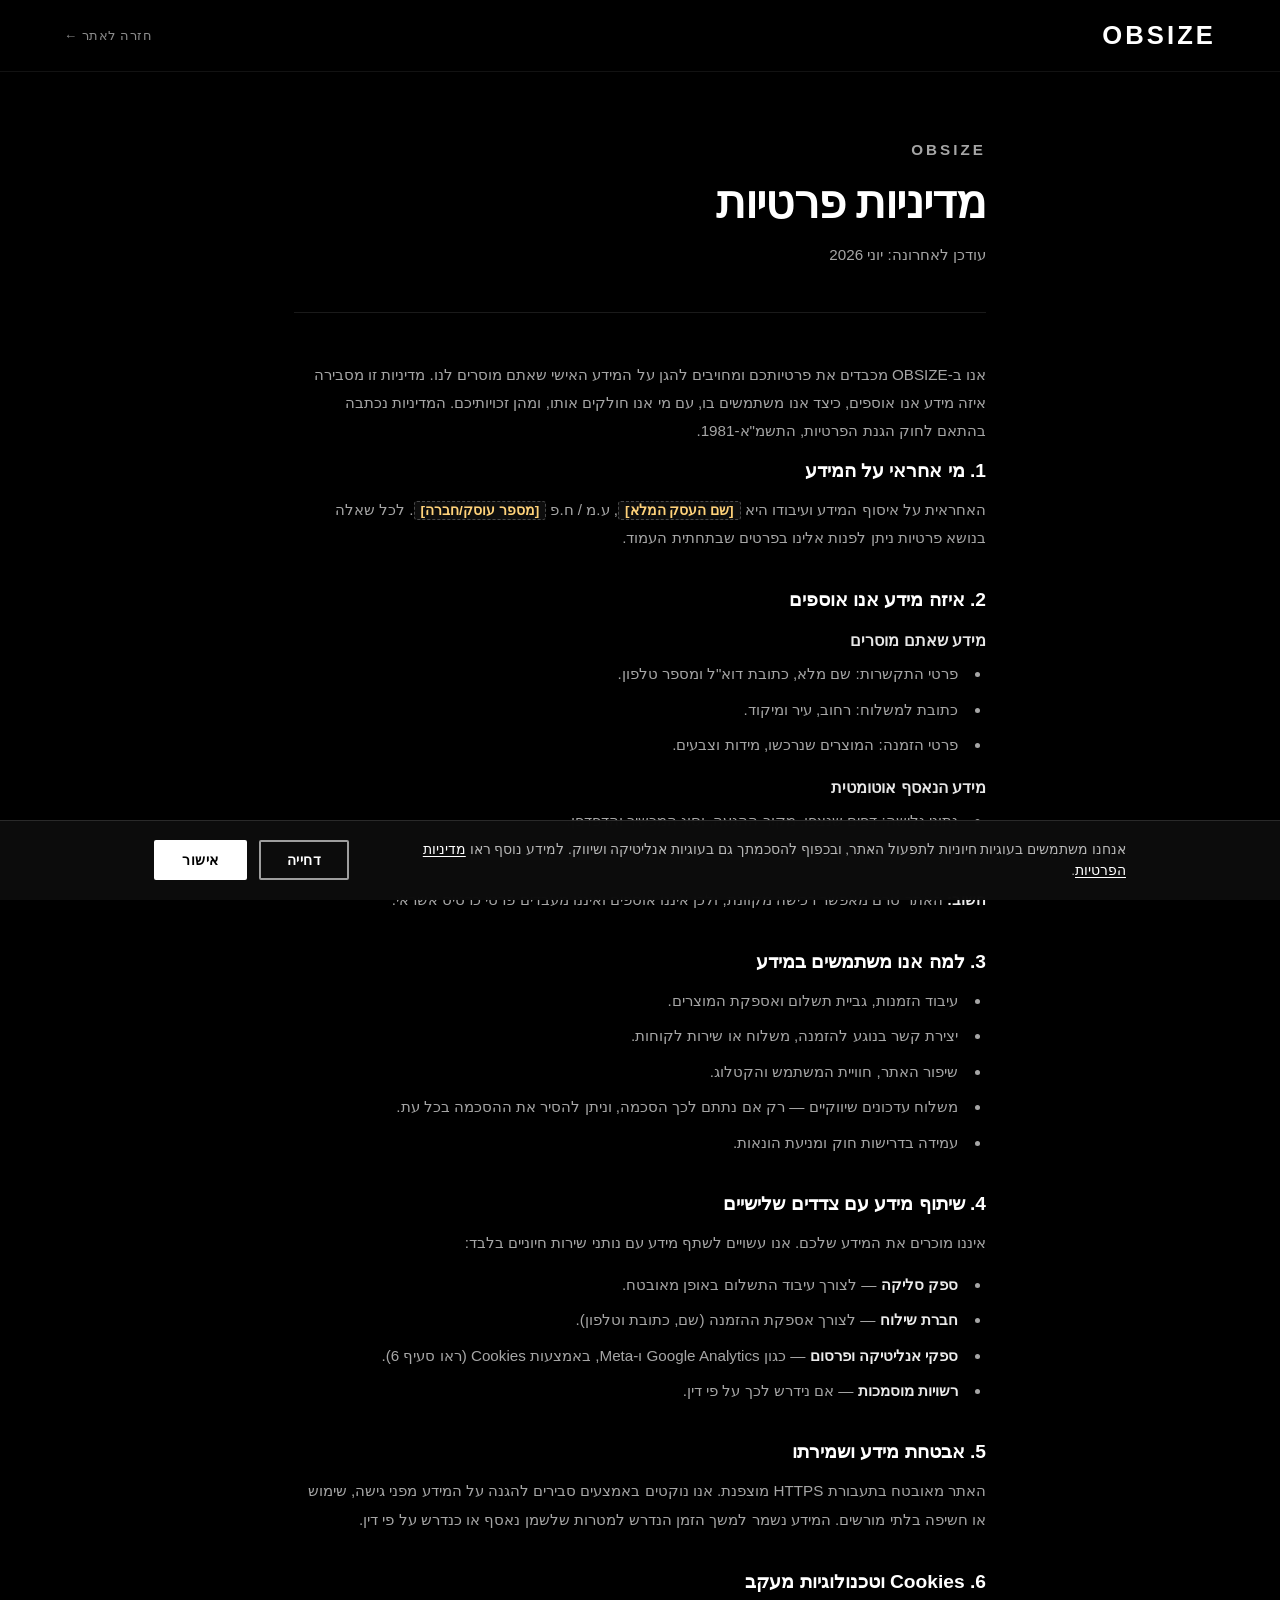
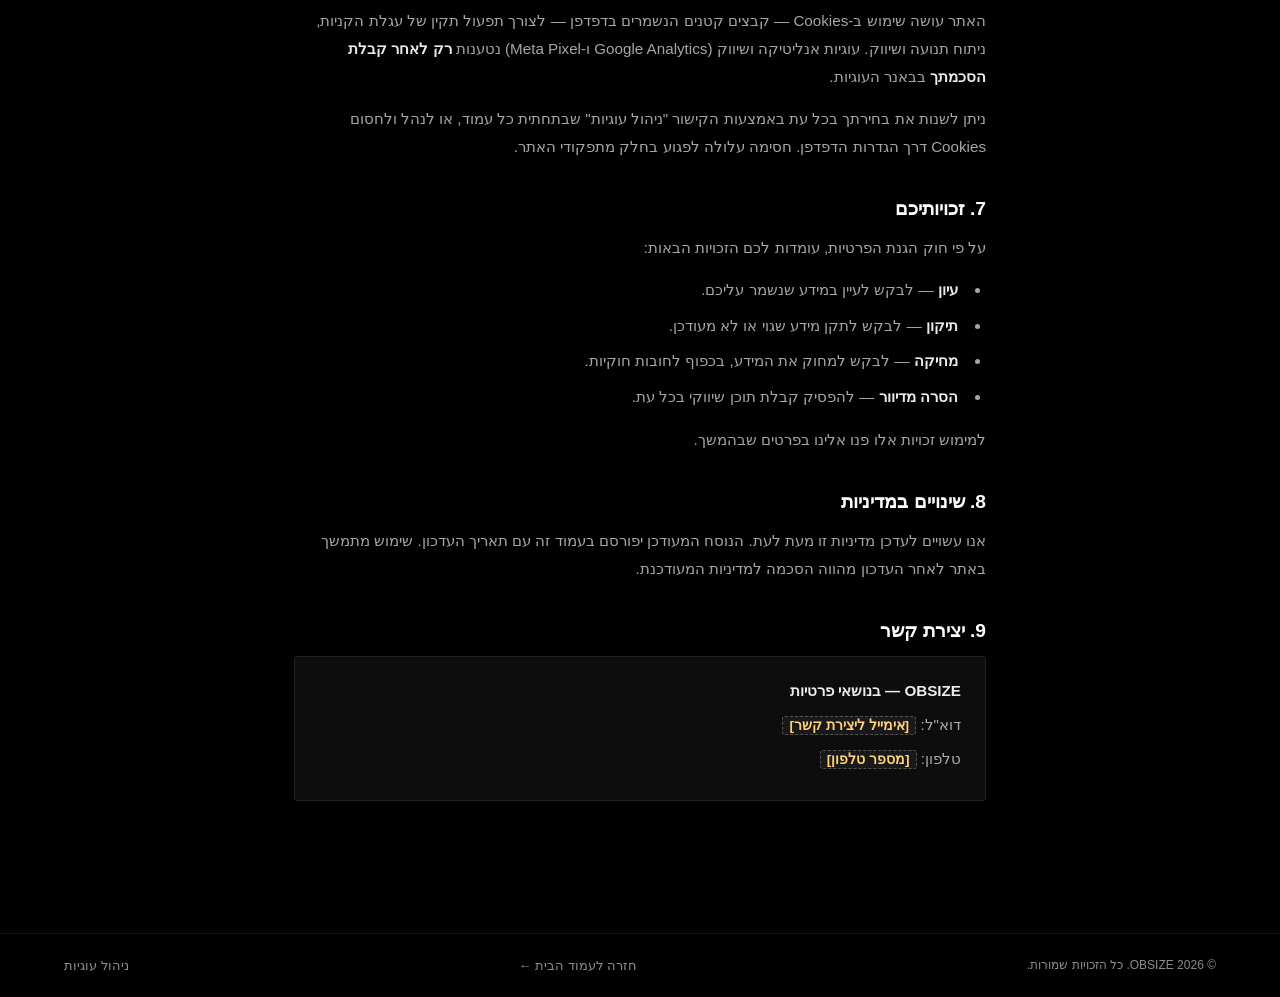
<file: privacy.html>
<!DOCTYPE html>
<html lang="he" dir="rtl">
<head>
  <meta charset="UTF-8" />
  <meta name="viewport" content="width=device-width, initial-scale=1.0" />
  <meta http-equiv="Content-Security-Policy" content="default-src 'self'; script-src 'self' https://static.cloudflareinsights.com https://www.googletagmanager.com https://connect.facebook.net; style-src 'self' 'unsafe-inline' https://fonts.googleapis.com; font-src 'self' https://fonts.gstatic.com; img-src 'self' data: https://www.google-analytics.com https://www.googletagmanager.com https://www.facebook.com https://connect.facebook.net; connect-src 'self' https://cloudflareinsights.com https://www.google-analytics.com https://region1.google-analytics.com https://www.googletagmanager.com https://connect.facebook.net https://www.facebook.com; object-src 'none'; base-uri 'self'; form-action 'self'; upgrade-insecure-requests" />
  <meta name="referrer" content="strict-origin-when-cross-origin" />
  <title>OBSIZE — מדיניות פרטיות</title>
  <meta name="description" content="מדיניות הפרטיות של חנות OBSIZE — איזה מידע אנו אוספים, כיצד אנו משתמשים בו ומהן זכויותיכם." />
  <meta name="theme-color" content="#000000" />
  <link rel="icon" type="image/svg+xml" href="favicon.svg" />
  <link rel="canonical" href="https://obsize.com/privacy.html" />
  <link rel="preconnect" href="https://fonts.googleapis.com" />
  <link rel="preconnect" href="https://fonts.gstatic.com" crossorigin />
  <link href="https://fonts.googleapis.com/css2?family=Heebo:wght@300;400;500;700;900&display=swap" rel="stylesheet" />
  <link rel="stylesheet" href="styles.css?v=41" />
</head>

<body>
  <header class="checkout-header">
    <a href="index.html" class="nav-logo">OBSIZE</a>
    <a href="index.html" class="checkout-continue">חזרה לאתר ←</a>
  </header>

  <main class="legal">
    <div class="legal-header">
      <p class="legal-eyebrow">OBSIZE</p>
      <h1 class="legal-title">מדיניות פרטיות</h1>
      <p class="legal-updated">עודכן לאחרונה: יוני 2026</p>
    </div>

    <p class="legal-intro">
      אנו ב-OBSIZE מכבדים את פרטיותכם ומחויבים להגן על המידע האישי שאתם מוסרים לנו.
      מדיניות זו מסבירה איזה מידע אנו אוספים, כיצד אנו משתמשים בו, עם מי אנו חולקים אותו, ומהן זכויותיכם.
      המדיניות נכתבה בהתאם לחוק הגנת הפרטיות, התשמ"א-1981.
    </p>

    <section>
      <h2>1. מי אחראי על המידע</h2>
      <p>
        האחראית על איסוף המידע ועיבודו היא
        <span class="legal-placeholder">[שם העסק המלא]</span>,
        ע.מ / ח.פ <span class="legal-placeholder">[מספר עוסק/חברה]</span>.
        לכל שאלה בנושא פרטיות ניתן לפנות אלינו בפרטים שבתחתית העמוד.
      </p>
    </section>

    <section>
      <h2>2. איזה מידע אנו אוספים</h2>
      <h3>מידע שאתם מוסרים</h3>
      <ul>
        <li>פרטי התקשרות: שם מלא, כתובת דוא"ל ומספר טלפון.</li>
        <li>כתובת למשלוח: רחוב, עיר ומיקוד.</li>
        <li>פרטי הזמנה: המוצרים שנרכשו, מידות וצבעים.</li>
      </ul>
      <h3>מידע הנאסף אוטומטית</h3>
      <ul>
        <li>נתוני גלישה: דפים שנצפו, מקור ההגעה, וסוג המכשיר והדפדפן.</li>
        <li>מזהי Cookies וטכנולוגיות דומות (ראו סעיף 6).</li>
      </ul>
      <p>
        <strong>חשוב:</strong> האתר טרם מאפשר רכישה מקוונת, ולכן איננו אוספים ואיננו מעבדים פרטי כרטיס אשראי.
      </p>
    </section>

    <section>
      <h2>3. למה אנו משתמשים במידע</h2>
      <ul>
        <li>עיבוד הזמנות, גביית תשלום ואספקת המוצרים.</li>
        <li>יצירת קשר בנוגע להזמנה, משלוח או שירות לקוחות.</li>
        <li>שיפור האתר, חוויית המשתמש והקטלוג.</li>
        <li>משלוח עדכונים שיווקיים — רק אם נתתם לכך הסכמה, וניתן להסיר את ההסכמה בכל עת.</li>
        <li>עמידה בדרישות חוק ומניעת הונאות.</li>
      </ul>
    </section>

    <section>
      <h2>4. שיתוף מידע עם צדדים שלישיים</h2>
      <p>איננו מוכרים את המידע שלכם. אנו עשויים לשתף מידע עם נותני שירות חיוניים בלבד:</p>
      <ul>
        <li><strong>ספק סליקה</strong> — לצורך עיבוד התשלום באופן מאובטח.</li>
        <li><strong>חברת שילוח</strong> — לצורך אספקת ההזמנה (שם, כתובת וטלפון).</li>
        <li><strong>ספקי אנליטיקה ופרסום</strong> — כגון Google Analytics ו-Meta, באמצעות Cookies (ראו סעיף 6).</li>
        <li><strong>רשויות מוסמכות</strong> — אם נידרש לכך על פי דין.</li>
      </ul>
    </section>

    <section>
      <h2>5. אבטחת מידע ושמירתו</h2>
      <p>
        האתר מאובטח בתעבורת HTTPS מוצפנת. אנו נוקטים באמצעים סבירים להגנה על המידע מפני גישה,
        שימוש או חשיפה בלתי מורשים. המידע נשמר למשך הזמן הנדרש למטרות שלשמן נאסף או כנדרש על פי דין.
      </p>
    </section>

    <section>
      <h2>6. Cookies וטכנולוגיות מעקב</h2>
      <p>
        האתר עושה שימוש ב-Cookies — קבצים קטנים הנשמרים בדפדפן — לצורך תפעול תקין של עגלת הקניות,
        ניתוח תנועה ושיווק. עוגיות אנליטיקה ושיווק (Google Analytics ו-Meta Pixel) נטענות
        <strong>רק לאחר קבלת הסכמתך</strong> בבאנר העוגיות.
      </p>
      <p>
        ניתן לשנות את בחירתך בכל עת באמצעות הקישור "ניהול עוגיות" שבתחתית כל עמוד, או לנהל ולחסום
        Cookies דרך הגדרות הדפדפן. חסימה עלולה לפגוע בחלק מתפקודי האתר.
      </p>
    </section>

    <section>
      <h2>7. זכויותיכם</h2>
      <p>על פי חוק הגנת הפרטיות, עומדות לכם הזכויות הבאות:</p>
      <ul>
        <li><strong>עיון</strong> — לבקש לעיין במידע שנשמר עליכם.</li>
        <li><strong>תיקון</strong> — לבקש לתקן מידע שגוי או לא מעודכן.</li>
        <li><strong>מחיקה</strong> — לבקש למחוק את המידע, בכפוף לחובות חוקיות.</li>
        <li><strong>הסרה מדיוור</strong> — להפסיק קבלת תוכן שיווקי בכל עת.</li>
      </ul>
      <p>למימוש זכויות אלו פנו אלינו בפרטים שבהמשך.</p>
    </section>

    <section>
      <h2>8. שינויים במדיניות</h2>
      <p>
        אנו עשויים לעדכן מדיניות זו מעת לעת. הנוסח המעודכן יפורסם בעמוד זה עם תאריך העדכון.
        שימוש מתמשך באתר לאחר העדכון מהווה הסכמה למדיניות המעודכנת.
      </p>
    </section>

    <section>
      <h2>9. יצירת קשר</h2>
      <div class="legal-contact-box">
        <p><strong>OBSIZE — בנושאי פרטיות</strong></p>
        <p>דוא"ל: <span class="legal-placeholder">[אימייל ליצירת קשר]</span></p>
        <p>טלפון: <span class="legal-placeholder">[מספר טלפון]</span></p>
      </div>
    </section>
  </main>

  <footer class="footer-min">
    <p class="footer-copyright">© 2026 OBSIZE. כל הזכויות שמורות.</p>
    <a href="index.html" class="footer-link">חזרה לעמוד הבית ←</a>
    <a href="#" class="footer-link" data-cookie-settings>ניהול עוגיות</a>
  </footer>
  <script src="analytics.js?v=41"></script>
  <script src="consent.js?v=41"></script>
</body>
</html>
</file>
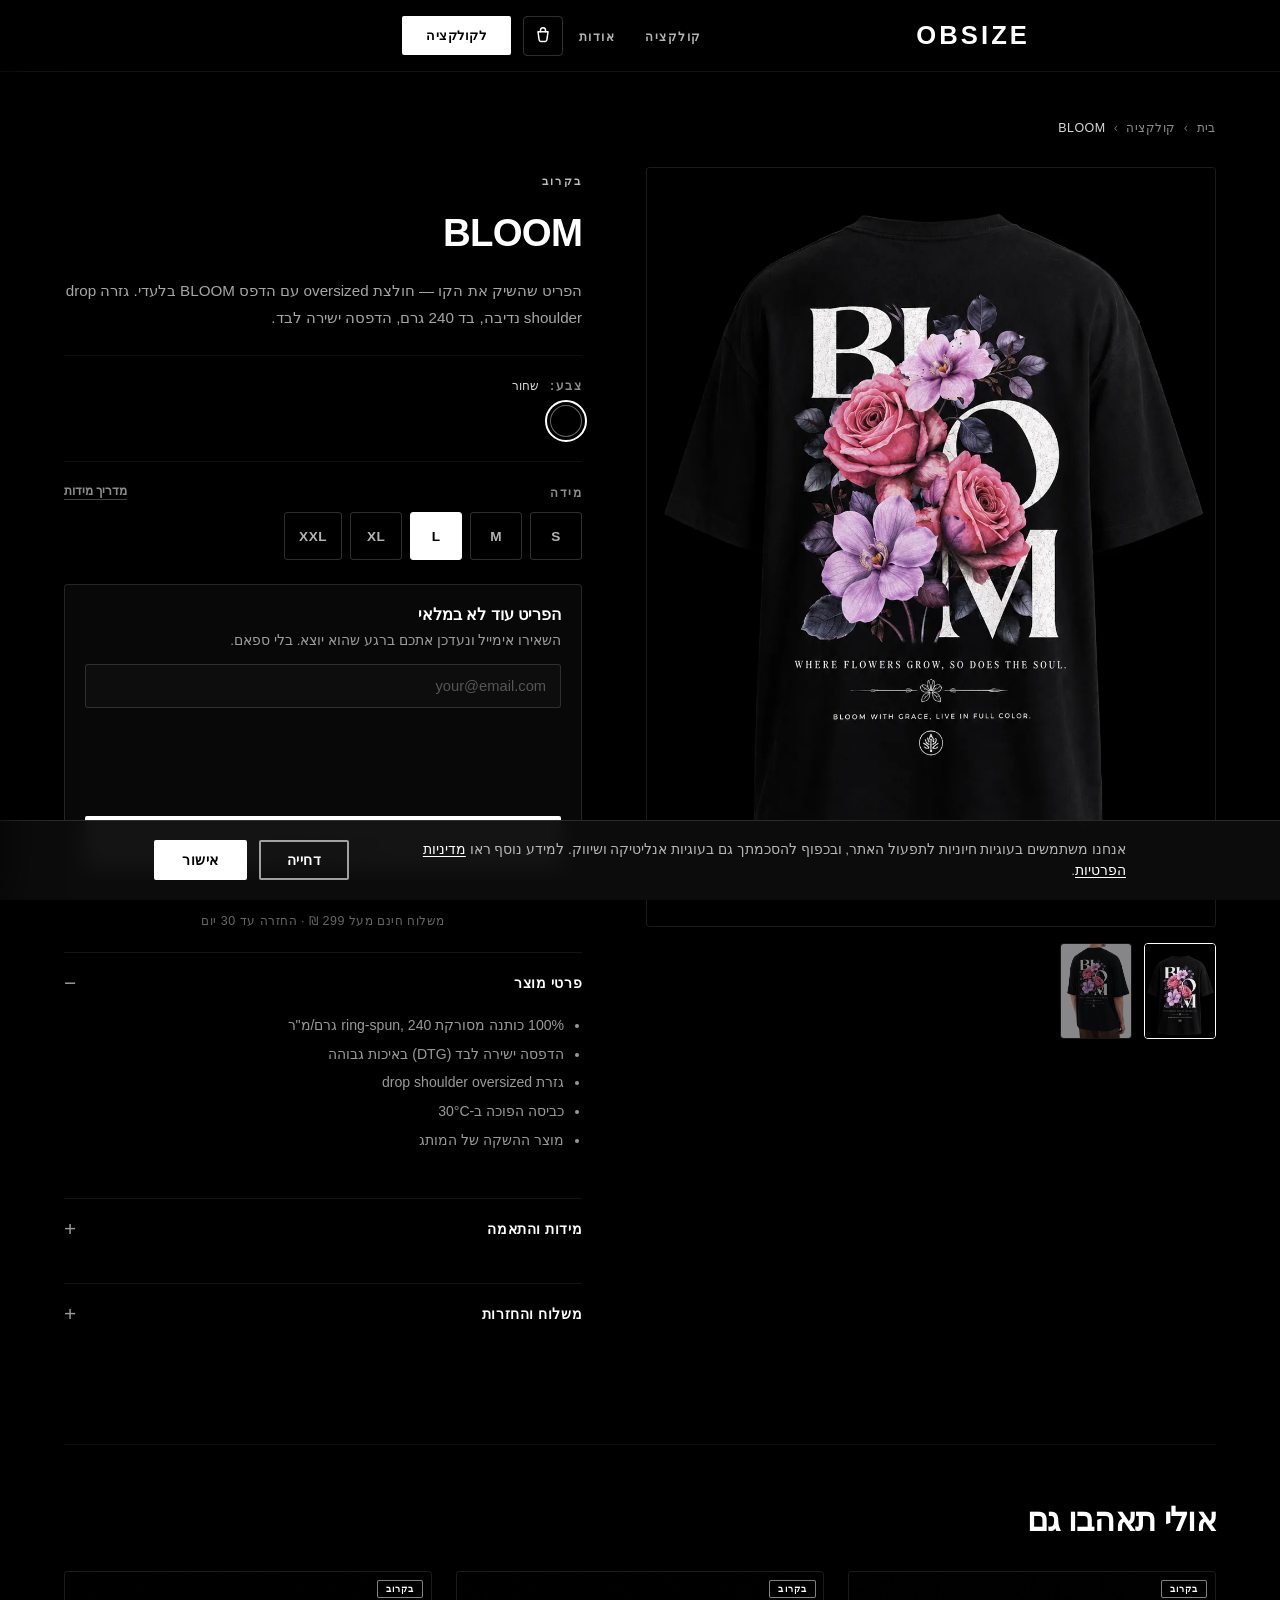
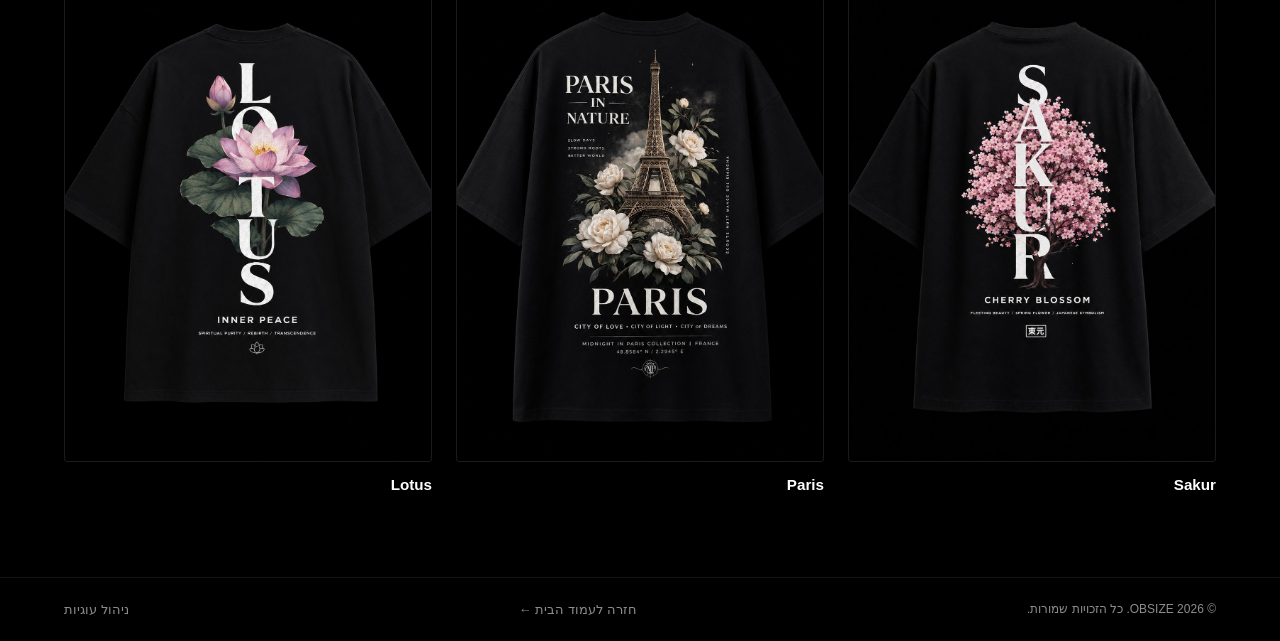
<file: product-bloom.html>
<!DOCTYPE html>
<html lang="he" dir="rtl">
<head>
  <meta charset="UTF-8" />
  <meta name="viewport" content="width=device-width, initial-scale=1.0" />
  <meta http-equiv="Content-Security-Policy" content="default-src 'self'; script-src 'self' https://static.cloudflareinsights.com https://web3forms.com https://hcaptcha.com https://*.hcaptcha.com https://www.googletagmanager.com https://connect.facebook.net; style-src 'self' 'unsafe-inline' https://fonts.googleapis.com https://hcaptcha.com https://*.hcaptcha.com; frame-src https://hcaptcha.com https://*.hcaptcha.com; font-src 'self' https://fonts.gstatic.com; img-src 'self' data: https://www.google-analytics.com https://www.googletagmanager.com https://www.facebook.com https://connect.facebook.net; connect-src 'self' https://cloudflareinsights.com https://api.web3forms.com https://hcaptcha.com https://*.hcaptcha.com https://www.google-analytics.com https://region1.google-analytics.com https://www.googletagmanager.com https://connect.facebook.net https://www.facebook.com; object-src 'none'; base-uri 'self'; form-action 'self'; upgrade-insecure-requests" />
  <meta name="referrer" content="strict-origin-when-cross-origin" />
  <title id="pageTitle">BLOOM — OBSIZE</title>
  <meta name="description" id="metaDescription" content="הפריט שהשיק את הקו — חולצת oversized עם הדפס BLOOM בלעדי. גזרה drop shoulder נדיבה, בד 240 גרם, הדפסה ישירה לבד." />
  <meta name="theme-color" content="#000000" />
  <link rel="icon" type="image/svg+xml" href="favicon.svg" />
  <link rel="canonical" id="metaCanonical" href="https://obsize.com/product-bloom.html" />

  <!-- Open Graph -->
  <meta property="og:type" content="product" />
  <meta property="og:site_name" content="OBSIZE" />
  <meta property="og:locale" content="he_IL" />
  <meta property="og:title" id="metaOgTitle" content="BLOOM — OBSIZE" />
  <meta property="og:description" id="metaOgDescription" content="הפריט שהשיק את הקו — חולצת oversized עם הדפס BLOOM בלעדי. גזרה drop shoulder נדיבה, בד 240 גרם, הדפסה ישירה לבד." />
  <meta property="og:url" id="metaOgUrl" content="https://obsize.com/product-bloom.html" />
  <meta property="og:image" id="metaOgImage" content="https://obsize.com/og-bloom.png" />
  <meta property="og:image:secure_url" id="metaOgImageSecure" content="https://obsize.com/og-bloom.png" />
  <meta property="og:image:type" content="image/png" />
  <meta property="og:image:width" content="1200" />
  <meta property="og:image:height" content="630" />
  <meta property="og:image:alt" id="metaOgImageAlt" content="OBSIZE — BLOOM" />

  <!-- Twitter -->
  <meta name="twitter:card" content="summary_large_image" />
  <meta name="twitter:title" id="metaTwTitle" content="BLOOM — OBSIZE" />
  <meta name="twitter:description" id="metaTwDescription" content="הפריט שהשיק את הקו — חולצת oversized עם הדפס BLOOM בלעדי. גזרה drop shoulder נדיבה, בד 240 גרם, הדפסה ישירה לבד." />
  <meta name="twitter:image" id="metaTwImage" content="https://obsize.com/og-bloom.png" />
  <meta name="twitter:image:alt" id="metaTwImageAlt" content="OBSIZE — BLOOM" />

  <link rel="preconnect" href="https://fonts.googleapis.com" />
  <link rel="preconnect" href="https://fonts.gstatic.com" crossorigin />
  <link href="https://fonts.googleapis.com/css2?family=Heebo:wght@300;400;500;700;900&display=swap" rel="stylesheet" />
  <link rel="stylesheet" href="styles.css?v=41" />

  <!-- Schema.org Product (populated by product.js) -->
  <script type="application/ld+json" id="productJsonLd">{"@context":"https://schema.org","@type":"Product","name":"BLOOM","description":"הפריט שהשיק את הקו — חולצת oversized עם הדפס BLOOM בלעדי. גזרה drop shoulder נדיבה, בד 240 גרם, הדפסה ישירה לבד.","image":"https://obsize.com/assets/images/products/bloom.jpg","brand":{"@type":"Brand","name":"OBSIZE"},"sku":"bloom","offers":{"@type":"Offer","url":"https://obsize.com/product-bloom.html","availability":"https://schema.org/PreOrder"}}</script>
</head>

<body data-product-id="bloom">

  <!-- ─── NAV ─── -->
  <nav id="navbar" class="navbar-solid">
    <a href="index.html" class="nav-logo">OBSIZE</a>
    <ul class="nav-links">
      <li><a href="shop.html">קולקציה</a></li>
      <li><a href="index.html#benefits">אודות</a></li>
    </ul>
    <div class="nav-end">
      <button class="cart-toggle" id="cartToggle" aria-label="פתח עגלה">
        <svg viewBox="0 0 24 24" fill="none" stroke="currentColor" stroke-width="1.8" stroke-linecap="round" stroke-linejoin="round" aria-hidden="true">
          <path d="M6 7h12l-1.4 9.8a2 2 0 0 1-2 1.7H9.4a2 2 0 0 1-2-1.7L6 7Z"/>
          <path d="M9 7V5a3 3 0 0 1 6 0v2"/>
        </svg>
        <span class="cart-badge" id="cartBadge" hidden>0</span>
      </button>
      <a href="shop.html" class="btn btn-primary nav-buy-btn">לקולקציה</a>
      <button class="hamburger" id="hamburger" aria-label="תפריט">
        <span></span><span></span><span></span>
      </button>
    </div>
  </nav>

  <div class="mobile-menu" id="mobileMenu">
    <a href="shop.html">קולקציה</a>
    <a href="index.html#benefits">אודות</a>
    <a href="shop.html" class="btn btn-primary">לקולקציה</a>
  </div>

  <!-- ─── PDP ─── -->
  <main class="pdp" id="pdp">
    <nav class="pdp-breadcrumb" aria-label="ניווט">
      <a href="index.html">בית</a>
      <span>›</span>
      <a href="shop.html">קולקציה</a>
      <span>›</span>
      <span id="pdpBreadcrumbName" class="pdp-breadcrumb-current">מוצר</span>
    </nav>

    <div class="pdp-grid">
      <section class="pdp-gallery" aria-label="גלריית מוצר">
        <div class="pdp-main-image" id="pdpMainImage"></div>
        <div class="pdp-thumbnails" id="pdpThumbnails" hidden></div>
      </section>

      <section class="pdp-details">
        <p class="pdp-tag" id="pdpTag"></p>
        <h1 class="pdp-name" id="pdpName"></h1>
        <p class="pdp-price" id="pdpPrice"></p>
        <p class="pdp-description" id="pdpDescription"></p>

        <div class="pdp-section">
          <p class="pdp-section-label">צבע: <span id="pdpColorName" class="pdp-section-value"></span></p>
          <div class="pdp-colors" id="pdpColors"></div>
        </div>

        <div class="pdp-section">
          <div class="pdp-section-row">
            <p class="pdp-section-label">מידה</p>
            <button type="button" class="pdp-size-guide" id="pdpSizeGuide">מדריך מידות</button>
          </div>
          <div class="pdp-sizes" id="pdpSizes"></div>
          <p class="pdp-size-note" id="pdpSizeNote" hidden></p>
        </div>

        <div class="pdp-section" id="pdpQtySection">
          <p class="pdp-section-label">כמות</p>
          <div class="pdp-qty">
            <button type="button" class="pdp-qty-btn" data-action="dec" aria-label="הפחת">−</button>
            <span class="pdp-qty-value" id="pdpQty">1</span>
            <button type="button" class="pdp-qty-btn" data-action="inc" aria-label="הוסף">+</button>
          </div>
        </div>

        <button type="button" class="btn btn-primary pdp-add" id="pdpAdd">הוסף לסל</button>

        <!-- Pre-launch waitlist. product.js reveals this (and hides the qty
             picker + add-to-cart) when the catalog marks the product
             available: false. Submits to Web3Forms with an hCaptcha token. -->
        <form class="pdp-notify" id="pdpNotifyForm" novalidate hidden>
          <p class="pdp-notify-title">הפריט עוד לא במלאי</p>
          <p class="pdp-notify-sub">השאירו אימייל ונעדכן אתכם ברגע שהוא יוצא. בלי ספאם.</p>
          <input type="email" id="pdpNotifyEmail" name="email" autocomplete="email" placeholder="your@email.com" required />
          <div class="h-captcha" data-captcha="true"></div>
          <button type="submit" class="btn btn-primary pdp-notify-btn" id="pdpNotifyBtn">עדכנו אותי כשיוצא</button>
          <p class="pdp-notify-msg" id="pdpNotifyMsg" role="status" hidden></p>
        </form>

        <p class="pdp-shipping-note">משלוח חינם מעל 299 ₪ · החזרה עד 30 יום</p>

        <details class="pdp-accordion" open>
          <summary>פרטי מוצר</summary>
          <ul class="pdp-details-list" id="pdpDetailsList"></ul>
        </details>
        <details class="pdp-accordion">
          <summary>מידות והתאמה</summary>
          <p class="pdp-accordion-body">
            הגזרה oversized — מומלץ להזמין במידה הרגילה שלך לגזרה מושלמת, או במידה אחת קטנה יותר לגזרה צמודה יותר.
          </p>
        </details>
        <details class="pdp-accordion">
          <summary>משלוח והחזרות</summary>
          <p class="pdp-accordion-body">
            משלוח בכל הארץ תוך 48 שעות, חינם בהזמנה מעל 299 ₪. החזרה עד 30 יום מיום הקבלה — בתנאי שהפריט במצב מקורי ועם התווית.
          </p>
        </details>
      </section>
    </div>

    <section class="pdp-related" id="pdpRelated" hidden>
      <h2 class="pdp-related-title">אולי תאהבו גם</h2>
      <div class="pdp-related-grid" id="pdpRelatedGrid"></div>
    </section>
  </main>

  <!-- ─── FOOTER (minimal) ─── -->
  <footer class="footer-min">
    <p class="footer-copyright">© 2026 OBSIZE. כל הזכויות שמורות.</p>
    <a href="index.html" class="footer-link">חזרה לעמוד הבית ←</a>
    <a href="#" class="footer-link" data-cookie-settings>ניהול עוגיות</a>
  </footer>

  <!-- ─── CART DRAWER ─── -->
  <div class="cart-backdrop" id="cartBackdrop" aria-hidden="true"></div>
  <aside class="cart-drawer" id="cartDrawer" aria-label="עגלת קניות" aria-hidden="true" inert>
    <header class="cart-drawer-header">
      <h2 class="cart-drawer-title">העגלה שלך</h2>
      <button class="cart-drawer-close" id="cartClose" aria-label="סגור עגלה">&times;</button>
    </header>
    <div class="cart-empty" id="cartEmpty">
      <p>העגלה שלך ריקה</p>
      <span>הוסף פריטים כדי להתחיל</span>
    </div>
    <div class="cart-items" id="cartItems" hidden></div>
    <footer class="cart-drawer-footer" id="cartFooter" hidden>
      <div class="cart-subtotal">
        <span>סה"כ ביניים</span>
        <strong id="cartTotal">₪0</strong>
      </div>
      <p class="cart-shipping-note">משלוח יחושב בצ׳קאאוט</p>
      <button class="btn btn-primary cart-checkout" id="cartCheckout">הרשמה לדרופ</button>
    </footer>
  </aside>

  <!-- ─── JS ─── -->
  <!-- hCaptcha renderer (Web3Forms) — renders the waitlist form's widget -->
  <script src="https://web3forms.com/client/script.js" async defer></script>
  <script src="analytics.js?v=41"></script>
  <script src="consent.js?v=41"></script>
  <script src="products.js?v=41"></script>
  <script src="product.js?v=41" defer></script>
  <script src="script.js?v=41" defer></script>
</body>
</html>
</file>
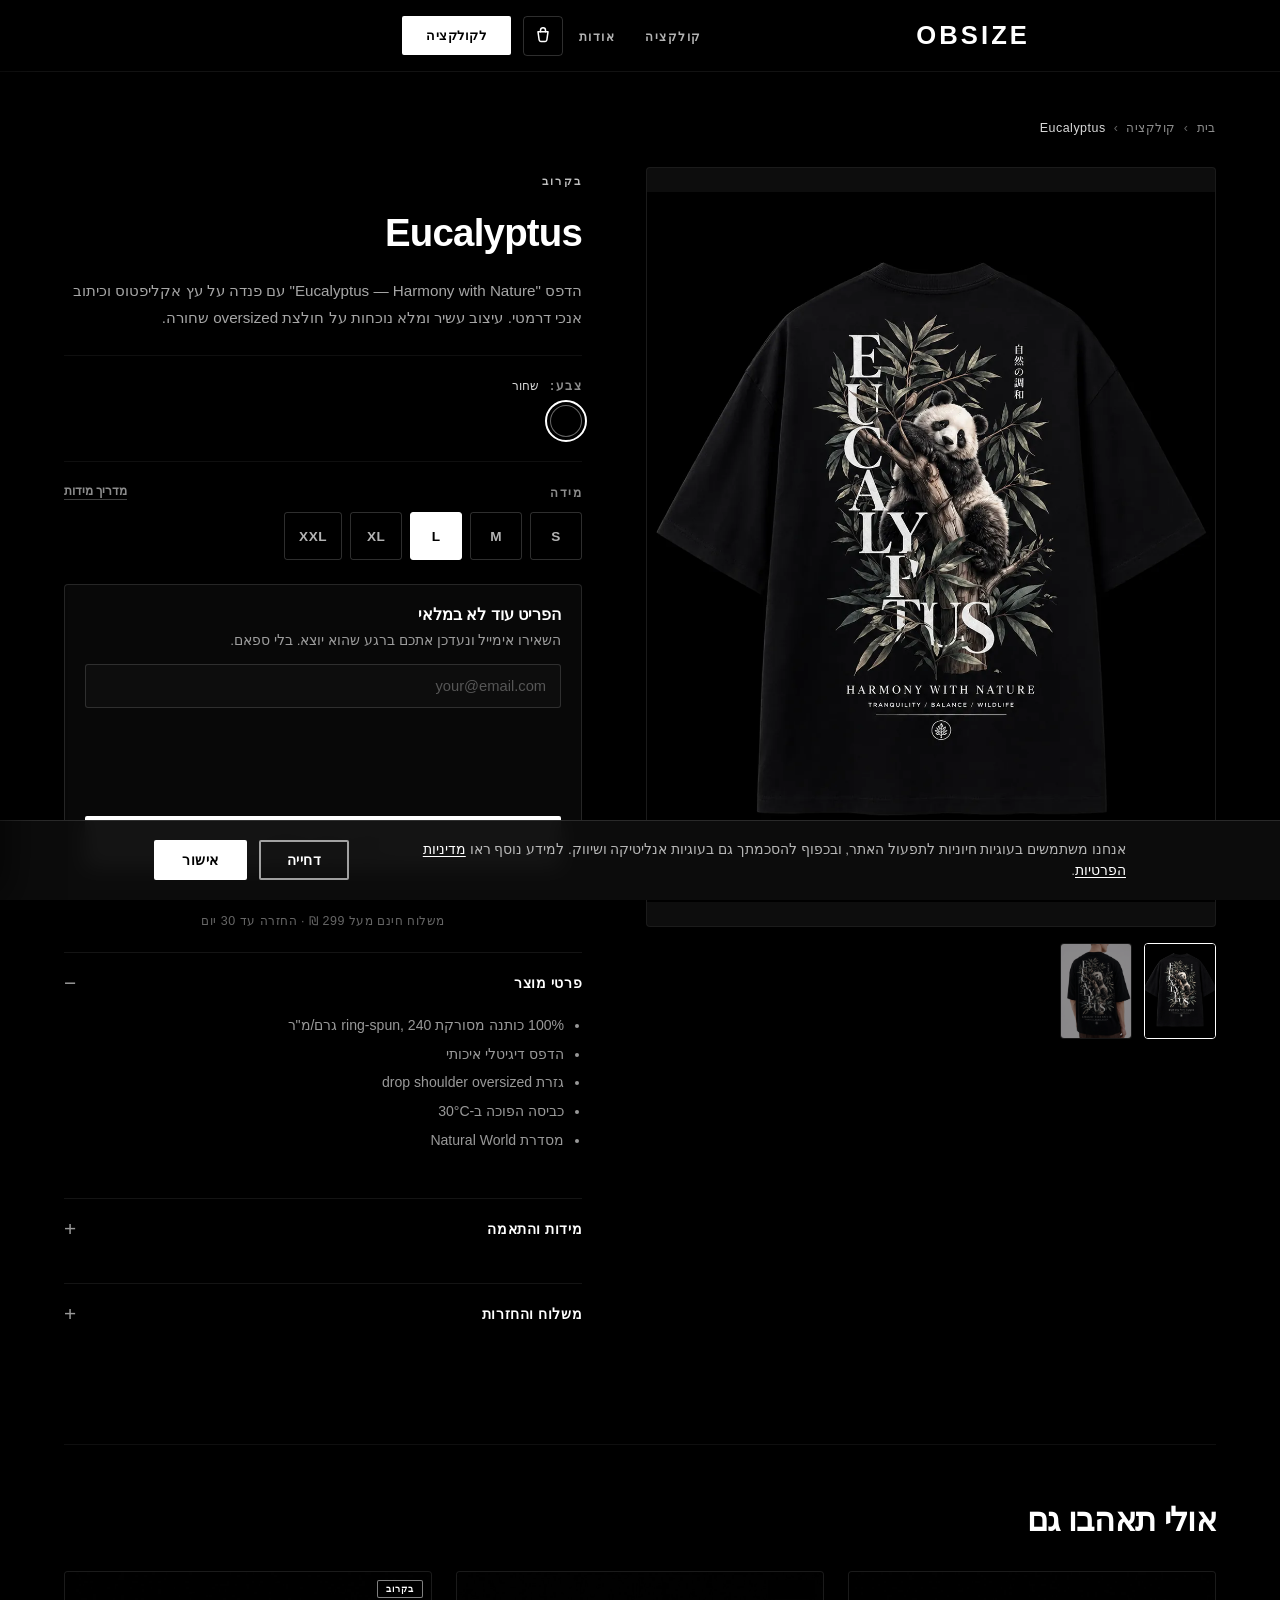
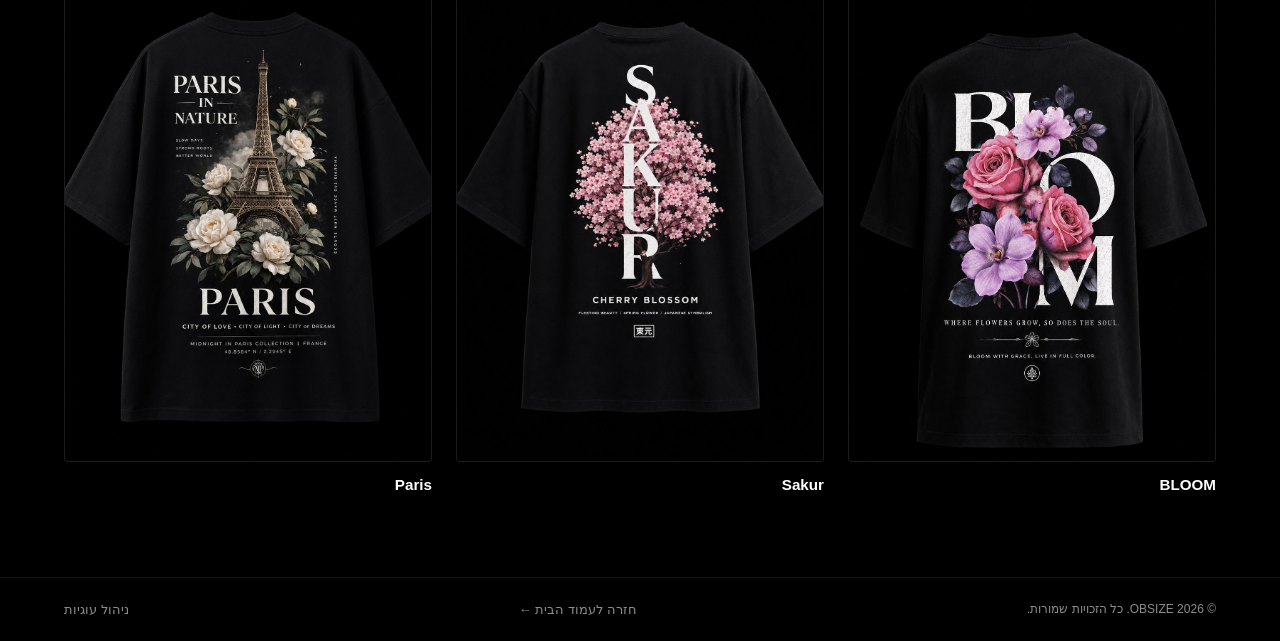
<file: product-eucalyptus.html>
<!DOCTYPE html>
<html lang="he" dir="rtl">
<head>
  <meta charset="UTF-8" />
  <meta name="viewport" content="width=device-width, initial-scale=1.0" />
  <meta http-equiv="Content-Security-Policy" content="default-src 'self'; script-src 'self' https://static.cloudflareinsights.com https://web3forms.com https://hcaptcha.com https://*.hcaptcha.com https://www.googletagmanager.com https://connect.facebook.net; style-src 'self' 'unsafe-inline' https://fonts.googleapis.com https://hcaptcha.com https://*.hcaptcha.com; frame-src https://hcaptcha.com https://*.hcaptcha.com; font-src 'self' https://fonts.gstatic.com; img-src 'self' data: https://www.google-analytics.com https://www.googletagmanager.com https://www.facebook.com https://connect.facebook.net; connect-src 'self' https://cloudflareinsights.com https://api.web3forms.com https://hcaptcha.com https://*.hcaptcha.com https://www.google-analytics.com https://region1.google-analytics.com https://www.googletagmanager.com https://connect.facebook.net https://www.facebook.com; object-src 'none'; base-uri 'self'; form-action 'self'; upgrade-insecure-requests" />
  <meta name="referrer" content="strict-origin-when-cross-origin" />
  <title id="pageTitle">Eucalyptus — OBSIZE</title>
  <meta name="description" id="metaDescription" content="הדפס &quot;Eucalyptus — Harmony with Nature&quot; עם פנדה על עץ אקליפטוס וכיתוב אנכי דרמטי. עיצוב עשיר ומלא נוכחות על חולצת oversized שחורה." />
  <meta name="theme-color" content="#000000" />
  <link rel="icon" type="image/svg+xml" href="favicon.svg" />
  <link rel="canonical" id="metaCanonical" href="https://obsize.com/product-eucalyptus.html" />

  <!-- Open Graph -->
  <meta property="og:type" content="product" />
  <meta property="og:site_name" content="OBSIZE" />
  <meta property="og:locale" content="he_IL" />
  <meta property="og:title" id="metaOgTitle" content="Eucalyptus — OBSIZE" />
  <meta property="og:description" id="metaOgDescription" content="הדפס &quot;Eucalyptus — Harmony with Nature&quot; עם פנדה על עץ אקליפטוס וכיתוב אנכי דרמטי. עיצוב עשיר ומלא נוכחות על חולצת oversized שחורה." />
  <meta property="og:url" id="metaOgUrl" content="https://obsize.com/product-eucalyptus.html" />
  <meta property="og:image" id="metaOgImage" content="https://obsize.com/og-eucalyptus.png" />
  <meta property="og:image:secure_url" id="metaOgImageSecure" content="https://obsize.com/og-eucalyptus.png" />
  <meta property="og:image:type" content="image/png" />
  <meta property="og:image:width" content="1200" />
  <meta property="og:image:height" content="630" />
  <meta property="og:image:alt" id="metaOgImageAlt" content="OBSIZE — Eucalyptus" />

  <!-- Twitter -->
  <meta name="twitter:card" content="summary_large_image" />
  <meta name="twitter:title" id="metaTwTitle" content="Eucalyptus — OBSIZE" />
  <meta name="twitter:description" id="metaTwDescription" content="הדפס &quot;Eucalyptus — Harmony with Nature&quot; עם פנדה על עץ אקליפטוס וכיתוב אנכי דרמטי. עיצוב עשיר ומלא נוכחות על חולצת oversized שחורה." />
  <meta name="twitter:image" id="metaTwImage" content="https://obsize.com/og-eucalyptus.png" />
  <meta name="twitter:image:alt" id="metaTwImageAlt" content="OBSIZE — Eucalyptus" />

  <link rel="preconnect" href="https://fonts.googleapis.com" />
  <link rel="preconnect" href="https://fonts.gstatic.com" crossorigin />
  <link href="https://fonts.googleapis.com/css2?family=Heebo:wght@300;400;500;700;900&display=swap" rel="stylesheet" />
  <link rel="stylesheet" href="styles.css?v=41" />

  <!-- Schema.org Product (populated by product.js) -->
  <script type="application/ld+json" id="productJsonLd">{"@context":"https://schema.org","@type":"Product","name":"Eucalyptus","description":"הדפס \"Eucalyptus — Harmony with Nature\" עם פנדה על עץ אקליפטוס וכיתוב אנכי דרמטי. עיצוב עשיר ומלא נוכחות על חולצת oversized שחורה.","image":"https://obsize.com/assets/images/products/eucalyptus.jpg","brand":{"@type":"Brand","name":"OBSIZE"},"sku":"eucalyptus","offers":{"@type":"Offer","url":"https://obsize.com/product-eucalyptus.html","availability":"https://schema.org/PreOrder"}}</script>
</head>

<body data-product-id="eucalyptus">

  <!-- ─── NAV ─── -->
  <nav id="navbar" class="navbar-solid">
    <a href="index.html" class="nav-logo">OBSIZE</a>
    <ul class="nav-links">
      <li><a href="shop.html">קולקציה</a></li>
      <li><a href="index.html#benefits">אודות</a></li>
    </ul>
    <div class="nav-end">
      <button class="cart-toggle" id="cartToggle" aria-label="פתח עגלה">
        <svg viewBox="0 0 24 24" fill="none" stroke="currentColor" stroke-width="1.8" stroke-linecap="round" stroke-linejoin="round" aria-hidden="true">
          <path d="M6 7h12l-1.4 9.8a2 2 0 0 1-2 1.7H9.4a2 2 0 0 1-2-1.7L6 7Z"/>
          <path d="M9 7V5a3 3 0 0 1 6 0v2"/>
        </svg>
        <span class="cart-badge" id="cartBadge" hidden>0</span>
      </button>
      <a href="shop.html" class="btn btn-primary nav-buy-btn">לקולקציה</a>
      <button class="hamburger" id="hamburger" aria-label="תפריט">
        <span></span><span></span><span></span>
      </button>
    </div>
  </nav>

  <div class="mobile-menu" id="mobileMenu">
    <a href="shop.html">קולקציה</a>
    <a href="index.html#benefits">אודות</a>
    <a href="shop.html" class="btn btn-primary">לקולקציה</a>
  </div>

  <!-- ─── PDP ─── -->
  <main class="pdp" id="pdp">
    <nav class="pdp-breadcrumb" aria-label="ניווט">
      <a href="index.html">בית</a>
      <span>›</span>
      <a href="shop.html">קולקציה</a>
      <span>›</span>
      <span id="pdpBreadcrumbName" class="pdp-breadcrumb-current">מוצר</span>
    </nav>

    <div class="pdp-grid">
      <section class="pdp-gallery" aria-label="גלריית מוצר">
        <div class="pdp-main-image" id="pdpMainImage"></div>
        <div class="pdp-thumbnails" id="pdpThumbnails" hidden></div>
      </section>

      <section class="pdp-details">
        <p class="pdp-tag" id="pdpTag"></p>
        <h1 class="pdp-name" id="pdpName"></h1>
        <p class="pdp-price" id="pdpPrice"></p>
        <p class="pdp-description" id="pdpDescription"></p>

        <div class="pdp-section">
          <p class="pdp-section-label">צבע: <span id="pdpColorName" class="pdp-section-value"></span></p>
          <div class="pdp-colors" id="pdpColors"></div>
        </div>

        <div class="pdp-section">
          <div class="pdp-section-row">
            <p class="pdp-section-label">מידה</p>
            <button type="button" class="pdp-size-guide" id="pdpSizeGuide">מדריך מידות</button>
          </div>
          <div class="pdp-sizes" id="pdpSizes"></div>
          <p class="pdp-size-note" id="pdpSizeNote" hidden></p>
        </div>

        <div class="pdp-section" id="pdpQtySection">
          <p class="pdp-section-label">כמות</p>
          <div class="pdp-qty">
            <button type="button" class="pdp-qty-btn" data-action="dec" aria-label="הפחת">−</button>
            <span class="pdp-qty-value" id="pdpQty">1</span>
            <button type="button" class="pdp-qty-btn" data-action="inc" aria-label="הוסף">+</button>
          </div>
        </div>

        <button type="button" class="btn btn-primary pdp-add" id="pdpAdd">הוסף לסל</button>

        <!-- Pre-launch waitlist. product.js reveals this (and hides the qty
             picker + add-to-cart) when the catalog marks the product
             available: false. Submits to Web3Forms with an hCaptcha token. -->
        <form class="pdp-notify" id="pdpNotifyForm" novalidate hidden>
          <p class="pdp-notify-title">הפריט עוד לא במלאי</p>
          <p class="pdp-notify-sub">השאירו אימייל ונעדכן אתכם ברגע שהוא יוצא. בלי ספאם.</p>
          <input type="email" id="pdpNotifyEmail" name="email" autocomplete="email" placeholder="your@email.com" required />
          <div class="h-captcha" data-captcha="true"></div>
          <button type="submit" class="btn btn-primary pdp-notify-btn" id="pdpNotifyBtn">עדכנו אותי כשיוצא</button>
          <p class="pdp-notify-msg" id="pdpNotifyMsg" role="status" hidden></p>
        </form>

        <p class="pdp-shipping-note">משלוח חינם מעל 299 ₪ · החזרה עד 30 יום</p>

        <details class="pdp-accordion" open>
          <summary>פרטי מוצר</summary>
          <ul class="pdp-details-list" id="pdpDetailsList"></ul>
        </details>
        <details class="pdp-accordion">
          <summary>מידות והתאמה</summary>
          <p class="pdp-accordion-body">
            הגזרה oversized — מומלץ להזמין במידה הרגילה שלך לגזרה מושלמת, או במידה אחת קטנה יותר לגזרה צמודה יותר.
          </p>
        </details>
        <details class="pdp-accordion">
          <summary>משלוח והחזרות</summary>
          <p class="pdp-accordion-body">
            משלוח בכל הארץ תוך 48 שעות, חינם בהזמנה מעל 299 ₪. החזרה עד 30 יום מיום הקבלה — בתנאי שהפריט במצב מקורי ועם התווית.
          </p>
        </details>
      </section>
    </div>

    <section class="pdp-related" id="pdpRelated" hidden>
      <h2 class="pdp-related-title">אולי תאהבו גם</h2>
      <div class="pdp-related-grid" id="pdpRelatedGrid"></div>
    </section>
  </main>

  <!-- ─── FOOTER (minimal) ─── -->
  <footer class="footer-min">
    <p class="footer-copyright">© 2026 OBSIZE. כל הזכויות שמורות.</p>
    <a href="index.html" class="footer-link">חזרה לעמוד הבית ←</a>
    <a href="#" class="footer-link" data-cookie-settings>ניהול עוגיות</a>
  </footer>

  <!-- ─── CART DRAWER ─── -->
  <div class="cart-backdrop" id="cartBackdrop" aria-hidden="true"></div>
  <aside class="cart-drawer" id="cartDrawer" aria-label="עגלת קניות" aria-hidden="true" inert>
    <header class="cart-drawer-header">
      <h2 class="cart-drawer-title">העגלה שלך</h2>
      <button class="cart-drawer-close" id="cartClose" aria-label="סגור עגלה">&times;</button>
    </header>
    <div class="cart-empty" id="cartEmpty">
      <p>העגלה שלך ריקה</p>
      <span>הוסף פריטים כדי להתחיל</span>
    </div>
    <div class="cart-items" id="cartItems" hidden></div>
    <footer class="cart-drawer-footer" id="cartFooter" hidden>
      <div class="cart-subtotal">
        <span>סה"כ ביניים</span>
        <strong id="cartTotal">₪0</strong>
      </div>
      <p class="cart-shipping-note">משלוח יחושב בצ׳קאאוט</p>
      <button class="btn btn-primary cart-checkout" id="cartCheckout">הרשמה לדרופ</button>
    </footer>
  </aside>

  <!-- ─── JS ─── -->
  <!-- hCaptcha renderer (Web3Forms) — renders the waitlist form's widget -->
  <script src="https://web3forms.com/client/script.js" async defer></script>
  <script src="analytics.js?v=41"></script>
  <script src="consent.js?v=41"></script>
  <script src="products.js?v=41"></script>
  <script src="product.js?v=41" defer></script>
  <script src="script.js?v=41" defer></script>
</body>
</html>
</file>
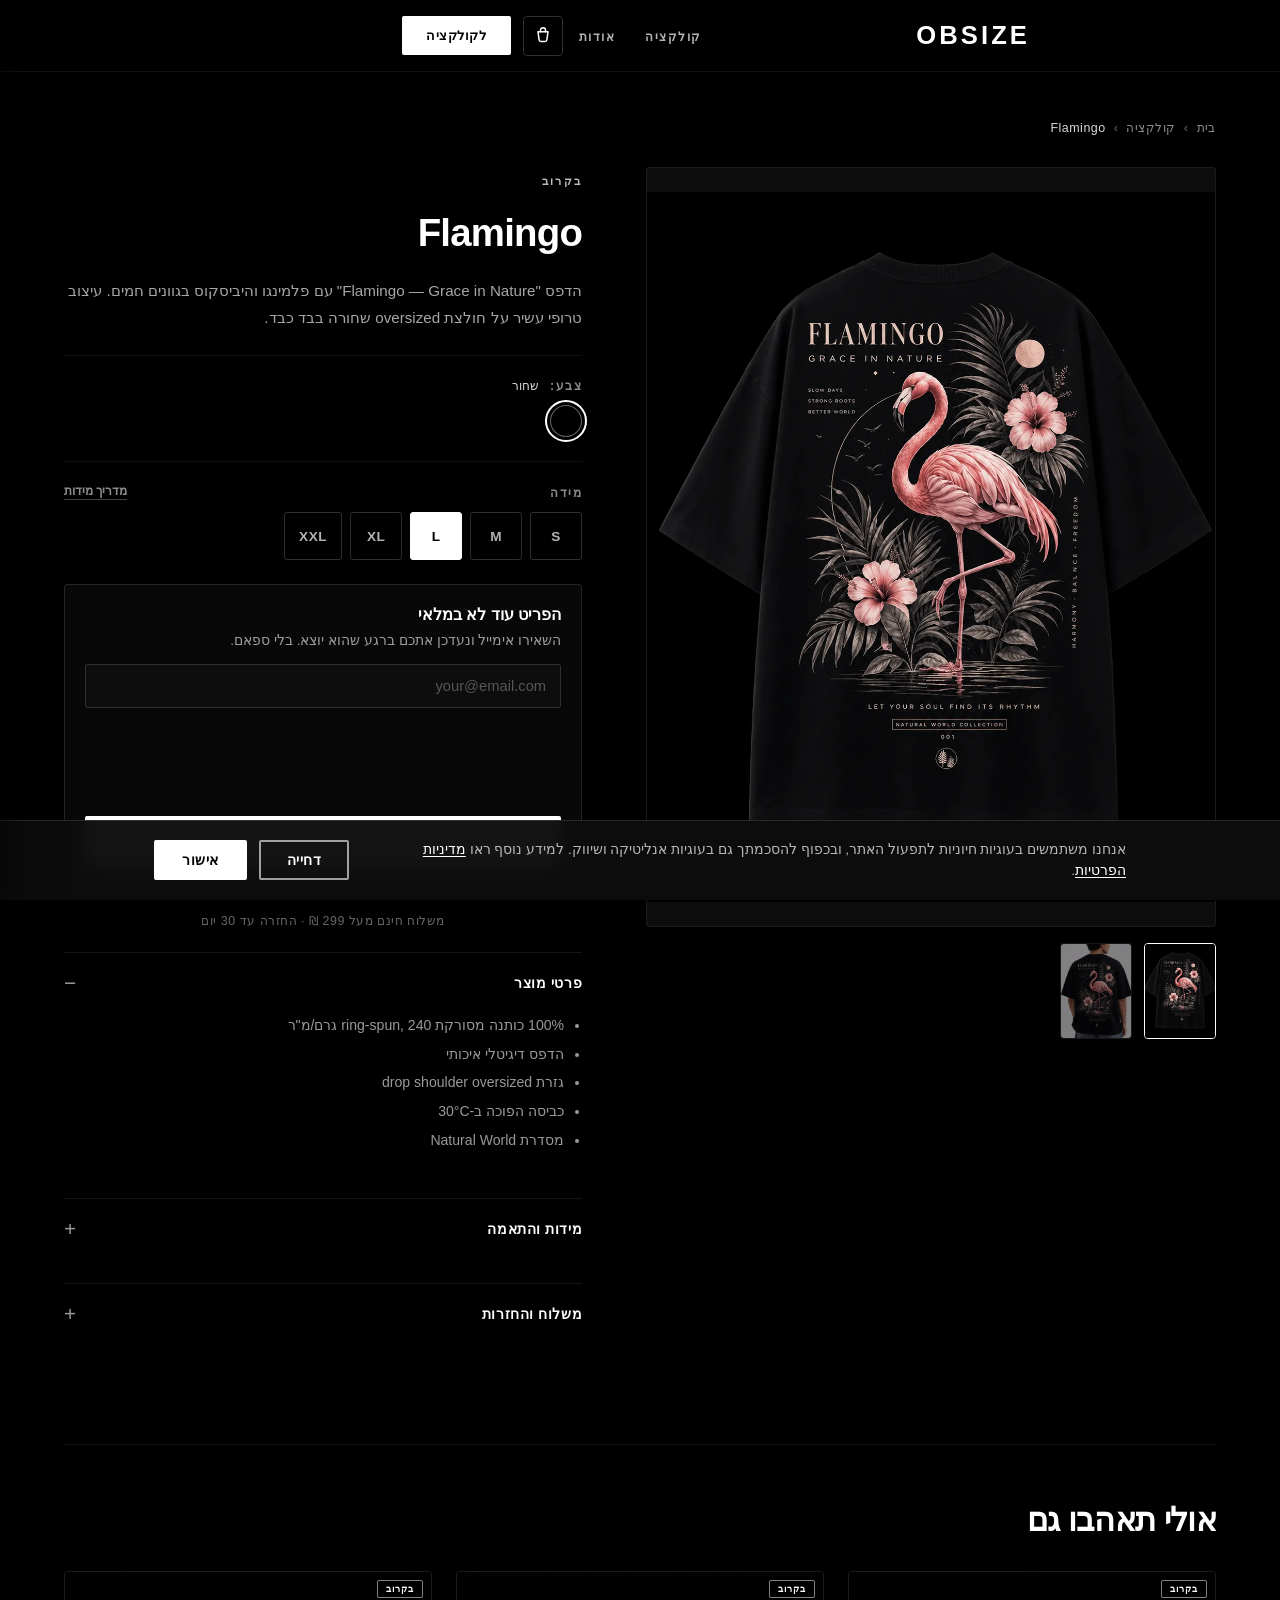
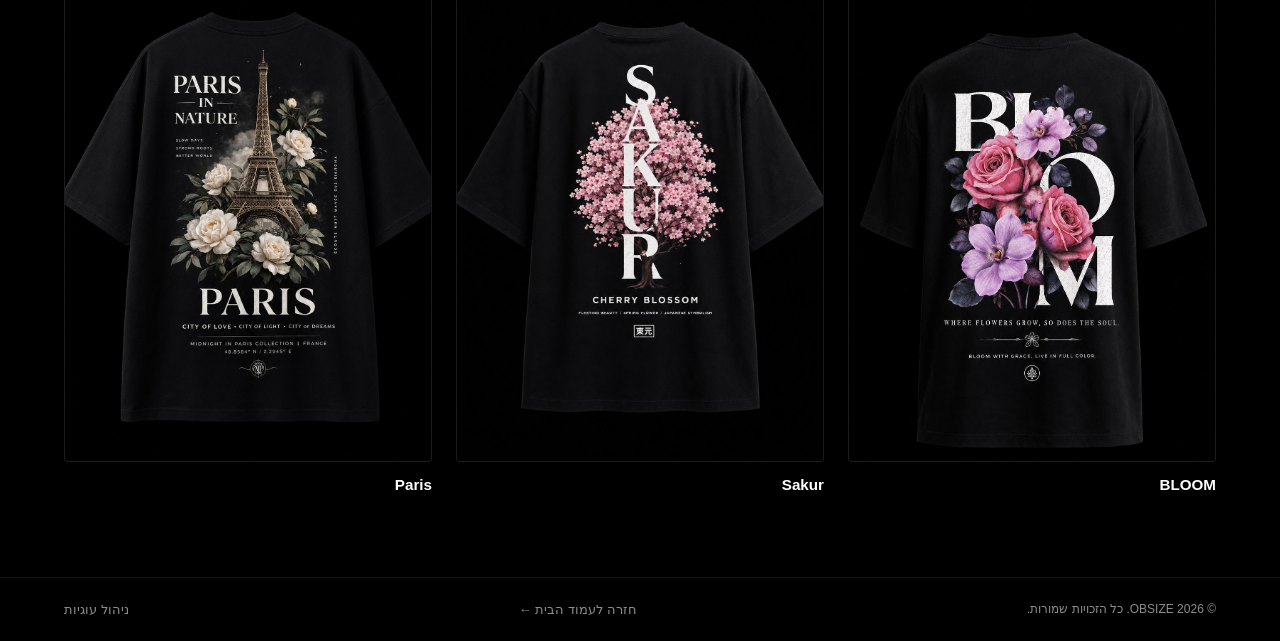
<file: product-flamingo.html>
<!DOCTYPE html>
<html lang="he" dir="rtl">
<head>
  <meta charset="UTF-8" />
  <meta name="viewport" content="width=device-width, initial-scale=1.0" />
  <meta http-equiv="Content-Security-Policy" content="default-src 'self'; script-src 'self' https://static.cloudflareinsights.com https://web3forms.com https://hcaptcha.com https://*.hcaptcha.com https://www.googletagmanager.com https://connect.facebook.net; style-src 'self' 'unsafe-inline' https://fonts.googleapis.com https://hcaptcha.com https://*.hcaptcha.com; frame-src https://hcaptcha.com https://*.hcaptcha.com; font-src 'self' https://fonts.gstatic.com; img-src 'self' data: https://www.google-analytics.com https://www.googletagmanager.com https://www.facebook.com https://connect.facebook.net; connect-src 'self' https://cloudflareinsights.com https://api.web3forms.com https://hcaptcha.com https://*.hcaptcha.com https://www.google-analytics.com https://region1.google-analytics.com https://www.googletagmanager.com https://connect.facebook.net https://www.facebook.com; object-src 'none'; base-uri 'self'; form-action 'self'; upgrade-insecure-requests" />
  <meta name="referrer" content="strict-origin-when-cross-origin" />
  <title id="pageTitle">Flamingo — OBSIZE</title>
  <meta name="description" id="metaDescription" content="הדפס &quot;Flamingo — Grace in Nature&quot; עם פלמינגו והיביסקוס בגוונים חמים. עיצוב טרופי עשיר על חולצת oversized שחורה בבד כבד." />
  <meta name="theme-color" content="#000000" />
  <link rel="icon" type="image/svg+xml" href="favicon.svg" />
  <link rel="canonical" id="metaCanonical" href="https://obsize.com/product-flamingo.html" />

  <!-- Open Graph -->
  <meta property="og:type" content="product" />
  <meta property="og:site_name" content="OBSIZE" />
  <meta property="og:locale" content="he_IL" />
  <meta property="og:title" id="metaOgTitle" content="Flamingo — OBSIZE" />
  <meta property="og:description" id="metaOgDescription" content="הדפס &quot;Flamingo — Grace in Nature&quot; עם פלמינגו והיביסקוס בגוונים חמים. עיצוב טרופי עשיר על חולצת oversized שחורה בבד כבד." />
  <meta property="og:url" id="metaOgUrl" content="https://obsize.com/product-flamingo.html" />
  <meta property="og:image" id="metaOgImage" content="https://obsize.com/og-flamingo.png" />
  <meta property="og:image:secure_url" id="metaOgImageSecure" content="https://obsize.com/og-flamingo.png" />
  <meta property="og:image:type" content="image/png" />
  <meta property="og:image:width" content="1200" />
  <meta property="og:image:height" content="630" />
  <meta property="og:image:alt" id="metaOgImageAlt" content="OBSIZE — Flamingo" />

  <!-- Twitter -->
  <meta name="twitter:card" content="summary_large_image" />
  <meta name="twitter:title" id="metaTwTitle" content="Flamingo — OBSIZE" />
  <meta name="twitter:description" id="metaTwDescription" content="הדפס &quot;Flamingo — Grace in Nature&quot; עם פלמינגו והיביסקוס בגוונים חמים. עיצוב טרופי עשיר על חולצת oversized שחורה בבד כבד." />
  <meta name="twitter:image" id="metaTwImage" content="https://obsize.com/og-flamingo.png" />
  <meta name="twitter:image:alt" id="metaTwImageAlt" content="OBSIZE — Flamingo" />

  <link rel="preconnect" href="https://fonts.googleapis.com" />
  <link rel="preconnect" href="https://fonts.gstatic.com" crossorigin />
  <link href="https://fonts.googleapis.com/css2?family=Heebo:wght@300;400;500;700;900&display=swap" rel="stylesheet" />
  <link rel="stylesheet" href="styles.css?v=41" />

  <!-- Schema.org Product (populated by product.js) -->
  <script type="application/ld+json" id="productJsonLd">{"@context":"https://schema.org","@type":"Product","name":"Flamingo","description":"הדפס \"Flamingo — Grace in Nature\" עם פלמינגו והיביסקוס בגוונים חמים. עיצוב טרופי עשיר על חולצת oversized שחורה בבד כבד.","image":"https://obsize.com/assets/images/products/flamingo.jpg","brand":{"@type":"Brand","name":"OBSIZE"},"sku":"flamingo","offers":{"@type":"Offer","url":"https://obsize.com/product-flamingo.html","availability":"https://schema.org/PreOrder"}}</script>
</head>

<body data-product-id="flamingo">

  <!-- ─── NAV ─── -->
  <nav id="navbar" class="navbar-solid">
    <a href="index.html" class="nav-logo">OBSIZE</a>
    <ul class="nav-links">
      <li><a href="shop.html">קולקציה</a></li>
      <li><a href="index.html#benefits">אודות</a></li>
    </ul>
    <div class="nav-end">
      <button class="cart-toggle" id="cartToggle" aria-label="פתח עגלה">
        <svg viewBox="0 0 24 24" fill="none" stroke="currentColor" stroke-width="1.8" stroke-linecap="round" stroke-linejoin="round" aria-hidden="true">
          <path d="M6 7h12l-1.4 9.8a2 2 0 0 1-2 1.7H9.4a2 2 0 0 1-2-1.7L6 7Z"/>
          <path d="M9 7V5a3 3 0 0 1 6 0v2"/>
        </svg>
        <span class="cart-badge" id="cartBadge" hidden>0</span>
      </button>
      <a href="shop.html" class="btn btn-primary nav-buy-btn">לקולקציה</a>
      <button class="hamburger" id="hamburger" aria-label="תפריט">
        <span></span><span></span><span></span>
      </button>
    </div>
  </nav>

  <div class="mobile-menu" id="mobileMenu">
    <a href="shop.html">קולקציה</a>
    <a href="index.html#benefits">אודות</a>
    <a href="shop.html" class="btn btn-primary">לקולקציה</a>
  </div>

  <!-- ─── PDP ─── -->
  <main class="pdp" id="pdp">
    <nav class="pdp-breadcrumb" aria-label="ניווט">
      <a href="index.html">בית</a>
      <span>›</span>
      <a href="shop.html">קולקציה</a>
      <span>›</span>
      <span id="pdpBreadcrumbName" class="pdp-breadcrumb-current">מוצר</span>
    </nav>

    <div class="pdp-grid">
      <section class="pdp-gallery" aria-label="גלריית מוצר">
        <div class="pdp-main-image" id="pdpMainImage"></div>
        <div class="pdp-thumbnails" id="pdpThumbnails" hidden></div>
      </section>

      <section class="pdp-details">
        <p class="pdp-tag" id="pdpTag"></p>
        <h1 class="pdp-name" id="pdpName"></h1>
        <p class="pdp-price" id="pdpPrice"></p>
        <p class="pdp-description" id="pdpDescription"></p>

        <div class="pdp-section">
          <p class="pdp-section-label">צבע: <span id="pdpColorName" class="pdp-section-value"></span></p>
          <div class="pdp-colors" id="pdpColors"></div>
        </div>

        <div class="pdp-section">
          <div class="pdp-section-row">
            <p class="pdp-section-label">מידה</p>
            <button type="button" class="pdp-size-guide" id="pdpSizeGuide">מדריך מידות</button>
          </div>
          <div class="pdp-sizes" id="pdpSizes"></div>
          <p class="pdp-size-note" id="pdpSizeNote" hidden></p>
        </div>

        <div class="pdp-section" id="pdpQtySection">
          <p class="pdp-section-label">כמות</p>
          <div class="pdp-qty">
            <button type="button" class="pdp-qty-btn" data-action="dec" aria-label="הפחת">−</button>
            <span class="pdp-qty-value" id="pdpQty">1</span>
            <button type="button" class="pdp-qty-btn" data-action="inc" aria-label="הוסף">+</button>
          </div>
        </div>

        <button type="button" class="btn btn-primary pdp-add" id="pdpAdd">הוסף לסל</button>

        <!-- Pre-launch waitlist. product.js reveals this (and hides the qty
             picker + add-to-cart) when the catalog marks the product
             available: false. Submits to Web3Forms with an hCaptcha token. -->
        <form class="pdp-notify" id="pdpNotifyForm" novalidate hidden>
          <p class="pdp-notify-title">הפריט עוד לא במלאי</p>
          <p class="pdp-notify-sub">השאירו אימייל ונעדכן אתכם ברגע שהוא יוצא. בלי ספאם.</p>
          <input type="email" id="pdpNotifyEmail" name="email" autocomplete="email" placeholder="your@email.com" required />
          <div class="h-captcha" data-captcha="true"></div>
          <button type="submit" class="btn btn-primary pdp-notify-btn" id="pdpNotifyBtn">עדכנו אותי כשיוצא</button>
          <p class="pdp-notify-msg" id="pdpNotifyMsg" role="status" hidden></p>
        </form>

        <p class="pdp-shipping-note">משלוח חינם מעל 299 ₪ · החזרה עד 30 יום</p>

        <details class="pdp-accordion" open>
          <summary>פרטי מוצר</summary>
          <ul class="pdp-details-list" id="pdpDetailsList"></ul>
        </details>
        <details class="pdp-accordion">
          <summary>מידות והתאמה</summary>
          <p class="pdp-accordion-body">
            הגזרה oversized — מומלץ להזמין במידה הרגילה שלך לגזרה מושלמת, או במידה אחת קטנה יותר לגזרה צמודה יותר.
          </p>
        </details>
        <details class="pdp-accordion">
          <summary>משלוח והחזרות</summary>
          <p class="pdp-accordion-body">
            משלוח בכל הארץ תוך 48 שעות, חינם בהזמנה מעל 299 ₪. החזרה עד 30 יום מיום הקבלה — בתנאי שהפריט במצב מקורי ועם התווית.
          </p>
        </details>
      </section>
    </div>

    <section class="pdp-related" id="pdpRelated" hidden>
      <h2 class="pdp-related-title">אולי תאהבו גם</h2>
      <div class="pdp-related-grid" id="pdpRelatedGrid"></div>
    </section>
  </main>

  <!-- ─── FOOTER (minimal) ─── -->
  <footer class="footer-min">
    <p class="footer-copyright">© 2026 OBSIZE. כל הזכויות שמורות.</p>
    <a href="index.html" class="footer-link">חזרה לעמוד הבית ←</a>
    <a href="#" class="footer-link" data-cookie-settings>ניהול עוגיות</a>
  </footer>

  <!-- ─── CART DRAWER ─── -->
  <div class="cart-backdrop" id="cartBackdrop" aria-hidden="true"></div>
  <aside class="cart-drawer" id="cartDrawer" aria-label="עגלת קניות" aria-hidden="true" inert>
    <header class="cart-drawer-header">
      <h2 class="cart-drawer-title">העגלה שלך</h2>
      <button class="cart-drawer-close" id="cartClose" aria-label="סגור עגלה">&times;</button>
    </header>
    <div class="cart-empty" id="cartEmpty">
      <p>העגלה שלך ריקה</p>
      <span>הוסף פריטים כדי להתחיל</span>
    </div>
    <div class="cart-items" id="cartItems" hidden></div>
    <footer class="cart-drawer-footer" id="cartFooter" hidden>
      <div class="cart-subtotal">
        <span>סה"כ ביניים</span>
        <strong id="cartTotal">₪0</strong>
      </div>
      <p class="cart-shipping-note">משלוח יחושב בצ׳קאאוט</p>
      <button class="btn btn-primary cart-checkout" id="cartCheckout">הרשמה לדרופ</button>
    </footer>
  </aside>

  <!-- ─── JS ─── -->
  <!-- hCaptcha renderer (Web3Forms) — renders the waitlist form's widget -->
  <script src="https://web3forms.com/client/script.js" async defer></script>
  <script src="analytics.js?v=41"></script>
  <script src="consent.js?v=41"></script>
  <script src="products.js?v=41"></script>
  <script src="product.js?v=41" defer></script>
  <script src="script.js?v=41" defer></script>
</body>
</html>
</file>
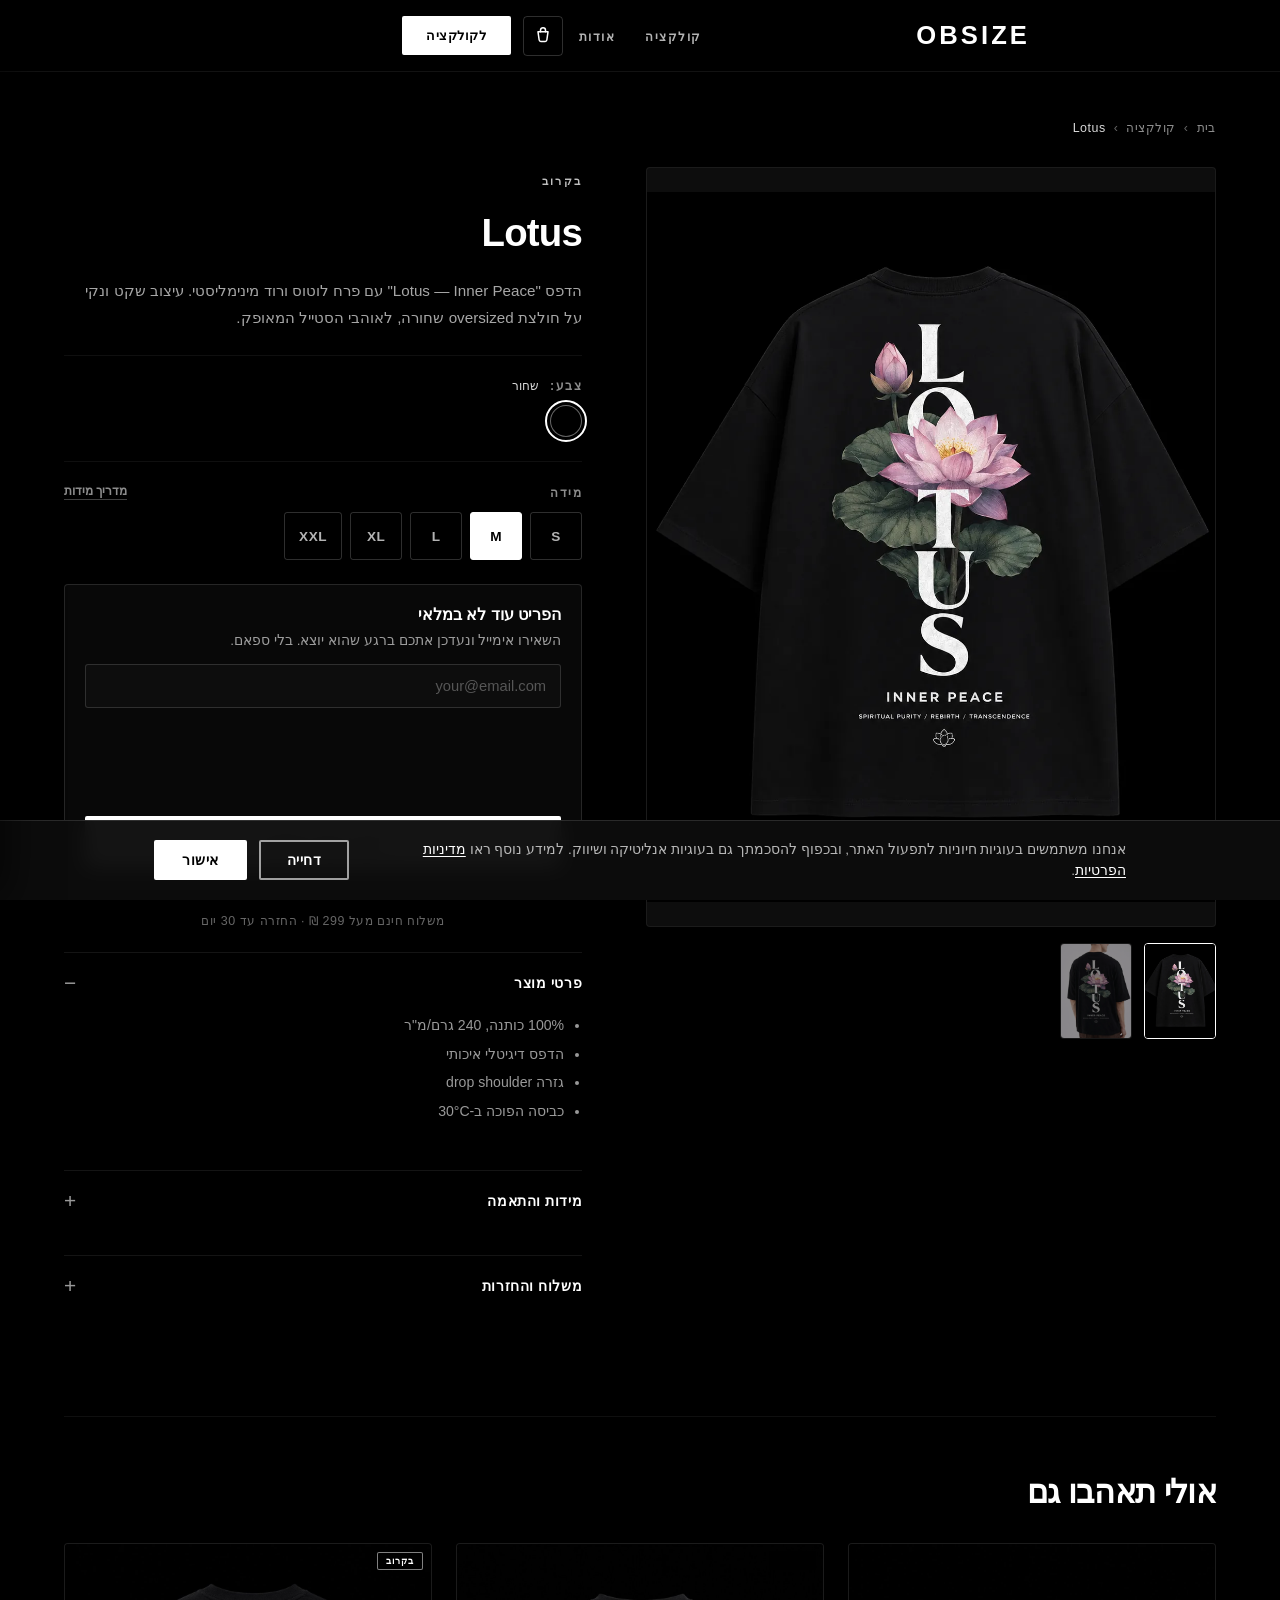
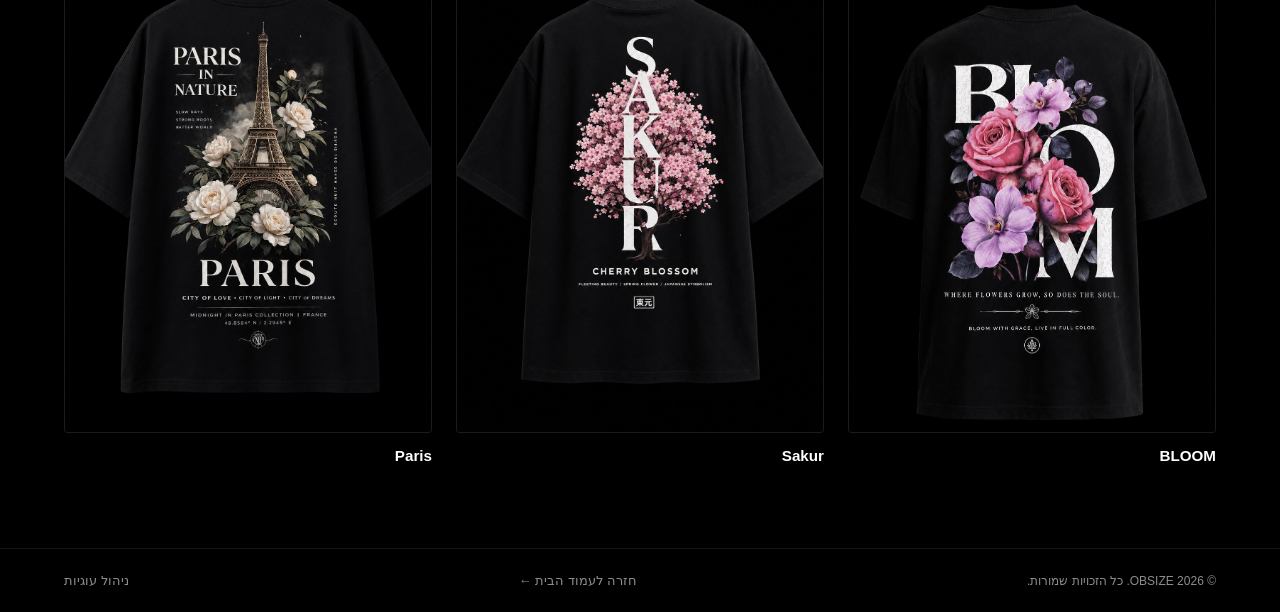
<file: product-lotus.html>
<!DOCTYPE html>
<html lang="he" dir="rtl">
<head>
  <meta charset="UTF-8" />
  <meta name="viewport" content="width=device-width, initial-scale=1.0" />
  <meta http-equiv="Content-Security-Policy" content="default-src 'self'; script-src 'self' https://static.cloudflareinsights.com https://web3forms.com https://hcaptcha.com https://*.hcaptcha.com https://www.googletagmanager.com https://connect.facebook.net; style-src 'self' 'unsafe-inline' https://fonts.googleapis.com https://hcaptcha.com https://*.hcaptcha.com; frame-src https://hcaptcha.com https://*.hcaptcha.com; font-src 'self' https://fonts.gstatic.com; img-src 'self' data: https://www.google-analytics.com https://www.googletagmanager.com https://www.facebook.com https://connect.facebook.net; connect-src 'self' https://cloudflareinsights.com https://api.web3forms.com https://hcaptcha.com https://*.hcaptcha.com https://www.google-analytics.com https://region1.google-analytics.com https://www.googletagmanager.com https://connect.facebook.net https://www.facebook.com; object-src 'none'; base-uri 'self'; form-action 'self'; upgrade-insecure-requests" />
  <meta name="referrer" content="strict-origin-when-cross-origin" />
  <title id="pageTitle">Lotus — OBSIZE</title>
  <meta name="description" id="metaDescription" content="הדפס &quot;Lotus — Inner Peace&quot; עם פרח לוטוס ורוד מינימליסטי. עיצוב שקט ונקי על חולצת oversized שחורה, לאוהבי הסטייל המאופק." />
  <meta name="theme-color" content="#000000" />
  <link rel="icon" type="image/svg+xml" href="favicon.svg" />
  <link rel="canonical" id="metaCanonical" href="https://obsize.com/product-lotus.html" />

  <!-- Open Graph -->
  <meta property="og:type" content="product" />
  <meta property="og:site_name" content="OBSIZE" />
  <meta property="og:locale" content="he_IL" />
  <meta property="og:title" id="metaOgTitle" content="Lotus — OBSIZE" />
  <meta property="og:description" id="metaOgDescription" content="הדפס &quot;Lotus — Inner Peace&quot; עם פרח לוטוס ורוד מינימליסטי. עיצוב שקט ונקי על חולצת oversized שחורה, לאוהבי הסטייל המאופק." />
  <meta property="og:url" id="metaOgUrl" content="https://obsize.com/product-lotus.html" />
  <meta property="og:image" id="metaOgImage" content="https://obsize.com/og-lotus.png" />
  <meta property="og:image:secure_url" id="metaOgImageSecure" content="https://obsize.com/og-lotus.png" />
  <meta property="og:image:type" content="image/png" />
  <meta property="og:image:width" content="1200" />
  <meta property="og:image:height" content="630" />
  <meta property="og:image:alt" id="metaOgImageAlt" content="OBSIZE — Lotus" />

  <!-- Twitter -->
  <meta name="twitter:card" content="summary_large_image" />
  <meta name="twitter:title" id="metaTwTitle" content="Lotus — OBSIZE" />
  <meta name="twitter:description" id="metaTwDescription" content="הדפס &quot;Lotus — Inner Peace&quot; עם פרח לוטוס ורוד מינימליסטי. עיצוב שקט ונקי על חולצת oversized שחורה, לאוהבי הסטייל המאופק." />
  <meta name="twitter:image" id="metaTwImage" content="https://obsize.com/og-lotus.png" />
  <meta name="twitter:image:alt" id="metaTwImageAlt" content="OBSIZE — Lotus" />

  <link rel="preconnect" href="https://fonts.googleapis.com" />
  <link rel="preconnect" href="https://fonts.gstatic.com" crossorigin />
  <link href="https://fonts.googleapis.com/css2?family=Heebo:wght@300;400;500;700;900&display=swap" rel="stylesheet" />
  <link rel="stylesheet" href="styles.css?v=41" />

  <!-- Schema.org Product (populated by product.js) -->
  <script type="application/ld+json" id="productJsonLd">{"@context":"https://schema.org","@type":"Product","name":"Lotus","description":"הדפס \"Lotus — Inner Peace\" עם פרח לוטוס ורוד מינימליסטי. עיצוב שקט ונקי על חולצת oversized שחורה, לאוהבי הסטייל המאופק.","image":"https://obsize.com/assets/images/products/lotus.jpg","brand":{"@type":"Brand","name":"OBSIZE"},"sku":"lotus","offers":{"@type":"Offer","url":"https://obsize.com/product-lotus.html","availability":"https://schema.org/PreOrder"}}</script>
</head>

<body data-product-id="lotus">

  <!-- ─── NAV ─── -->
  <nav id="navbar" class="navbar-solid">
    <a href="index.html" class="nav-logo">OBSIZE</a>
    <ul class="nav-links">
      <li><a href="shop.html">קולקציה</a></li>
      <li><a href="index.html#benefits">אודות</a></li>
    </ul>
    <div class="nav-end">
      <button class="cart-toggle" id="cartToggle" aria-label="פתח עגלה">
        <svg viewBox="0 0 24 24" fill="none" stroke="currentColor" stroke-width="1.8" stroke-linecap="round" stroke-linejoin="round" aria-hidden="true">
          <path d="M6 7h12l-1.4 9.8a2 2 0 0 1-2 1.7H9.4a2 2 0 0 1-2-1.7L6 7Z"/>
          <path d="M9 7V5a3 3 0 0 1 6 0v2"/>
        </svg>
        <span class="cart-badge" id="cartBadge" hidden>0</span>
      </button>
      <a href="shop.html" class="btn btn-primary nav-buy-btn">לקולקציה</a>
      <button class="hamburger" id="hamburger" aria-label="תפריט">
        <span></span><span></span><span></span>
      </button>
    </div>
  </nav>

  <div class="mobile-menu" id="mobileMenu">
    <a href="shop.html">קולקציה</a>
    <a href="index.html#benefits">אודות</a>
    <a href="shop.html" class="btn btn-primary">לקולקציה</a>
  </div>

  <!-- ─── PDP ─── -->
  <main class="pdp" id="pdp">
    <nav class="pdp-breadcrumb" aria-label="ניווט">
      <a href="index.html">בית</a>
      <span>›</span>
      <a href="shop.html">קולקציה</a>
      <span>›</span>
      <span id="pdpBreadcrumbName" class="pdp-breadcrumb-current">מוצר</span>
    </nav>

    <div class="pdp-grid">
      <section class="pdp-gallery" aria-label="גלריית מוצר">
        <div class="pdp-main-image" id="pdpMainImage"></div>
        <div class="pdp-thumbnails" id="pdpThumbnails" hidden></div>
      </section>

      <section class="pdp-details">
        <p class="pdp-tag" id="pdpTag"></p>
        <h1 class="pdp-name" id="pdpName"></h1>
        <p class="pdp-price" id="pdpPrice"></p>
        <p class="pdp-description" id="pdpDescription"></p>

        <div class="pdp-section">
          <p class="pdp-section-label">צבע: <span id="pdpColorName" class="pdp-section-value"></span></p>
          <div class="pdp-colors" id="pdpColors"></div>
        </div>

        <div class="pdp-section">
          <div class="pdp-section-row">
            <p class="pdp-section-label">מידה</p>
            <button type="button" class="pdp-size-guide" id="pdpSizeGuide">מדריך מידות</button>
          </div>
          <div class="pdp-sizes" id="pdpSizes"></div>
          <p class="pdp-size-note" id="pdpSizeNote" hidden></p>
        </div>

        <div class="pdp-section" id="pdpQtySection">
          <p class="pdp-section-label">כמות</p>
          <div class="pdp-qty">
            <button type="button" class="pdp-qty-btn" data-action="dec" aria-label="הפחת">−</button>
            <span class="pdp-qty-value" id="pdpQty">1</span>
            <button type="button" class="pdp-qty-btn" data-action="inc" aria-label="הוסף">+</button>
          </div>
        </div>

        <button type="button" class="btn btn-primary pdp-add" id="pdpAdd">הוסף לסל</button>

        <!-- Pre-launch waitlist. product.js reveals this (and hides the qty
             picker + add-to-cart) when the catalog marks the product
             available: false. Submits to Web3Forms with an hCaptcha token. -->
        <form class="pdp-notify" id="pdpNotifyForm" novalidate hidden>
          <p class="pdp-notify-title">הפריט עוד לא במלאי</p>
          <p class="pdp-notify-sub">השאירו אימייל ונעדכן אתכם ברגע שהוא יוצא. בלי ספאם.</p>
          <input type="email" id="pdpNotifyEmail" name="email" autocomplete="email" placeholder="your@email.com" required />
          <div class="h-captcha" data-captcha="true"></div>
          <button type="submit" class="btn btn-primary pdp-notify-btn" id="pdpNotifyBtn">עדכנו אותי כשיוצא</button>
          <p class="pdp-notify-msg" id="pdpNotifyMsg" role="status" hidden></p>
        </form>

        <p class="pdp-shipping-note">משלוח חינם מעל 299 ₪ · החזרה עד 30 יום</p>

        <details class="pdp-accordion" open>
          <summary>פרטי מוצר</summary>
          <ul class="pdp-details-list" id="pdpDetailsList"></ul>
        </details>
        <details class="pdp-accordion">
          <summary>מידות והתאמה</summary>
          <p class="pdp-accordion-body">
            הגזרה oversized — מומלץ להזמין במידה הרגילה שלך לגזרה מושלמת, או במידה אחת קטנה יותר לגזרה צמודה יותר.
          </p>
        </details>
        <details class="pdp-accordion">
          <summary>משלוח והחזרות</summary>
          <p class="pdp-accordion-body">
            משלוח בכל הארץ תוך 48 שעות, חינם בהזמנה מעל 299 ₪. החזרה עד 30 יום מיום הקבלה — בתנאי שהפריט במצב מקורי ועם התווית.
          </p>
        </details>
      </section>
    </div>

    <section class="pdp-related" id="pdpRelated" hidden>
      <h2 class="pdp-related-title">אולי תאהבו גם</h2>
      <div class="pdp-related-grid" id="pdpRelatedGrid"></div>
    </section>
  </main>

  <!-- ─── FOOTER (minimal) ─── -->
  <footer class="footer-min">
    <p class="footer-copyright">© 2026 OBSIZE. כל הזכויות שמורות.</p>
    <a href="index.html" class="footer-link">חזרה לעמוד הבית ←</a>
    <a href="#" class="footer-link" data-cookie-settings>ניהול עוגיות</a>
  </footer>

  <!-- ─── CART DRAWER ─── -->
  <div class="cart-backdrop" id="cartBackdrop" aria-hidden="true"></div>
  <aside class="cart-drawer" id="cartDrawer" aria-label="עגלת קניות" aria-hidden="true" inert>
    <header class="cart-drawer-header">
      <h2 class="cart-drawer-title">העגלה שלך</h2>
      <button class="cart-drawer-close" id="cartClose" aria-label="סגור עגלה">&times;</button>
    </header>
    <div class="cart-empty" id="cartEmpty">
      <p>העגלה שלך ריקה</p>
      <span>הוסף פריטים כדי להתחיל</span>
    </div>
    <div class="cart-items" id="cartItems" hidden></div>
    <footer class="cart-drawer-footer" id="cartFooter" hidden>
      <div class="cart-subtotal">
        <span>סה"כ ביניים</span>
        <strong id="cartTotal">₪0</strong>
      </div>
      <p class="cart-shipping-note">משלוח יחושב בצ׳קאאוט</p>
      <button class="btn btn-primary cart-checkout" id="cartCheckout">הרשמה לדרופ</button>
    </footer>
  </aside>

  <!-- ─── JS ─── -->
  <!-- hCaptcha renderer (Web3Forms) — renders the waitlist form's widget -->
  <script src="https://web3forms.com/client/script.js" async defer></script>
  <script src="analytics.js?v=41"></script>
  <script src="consent.js?v=41"></script>
  <script src="products.js?v=41"></script>
  <script src="product.js?v=41" defer></script>
  <script src="script.js?v=41" defer></script>
</body>
</html>
</file>
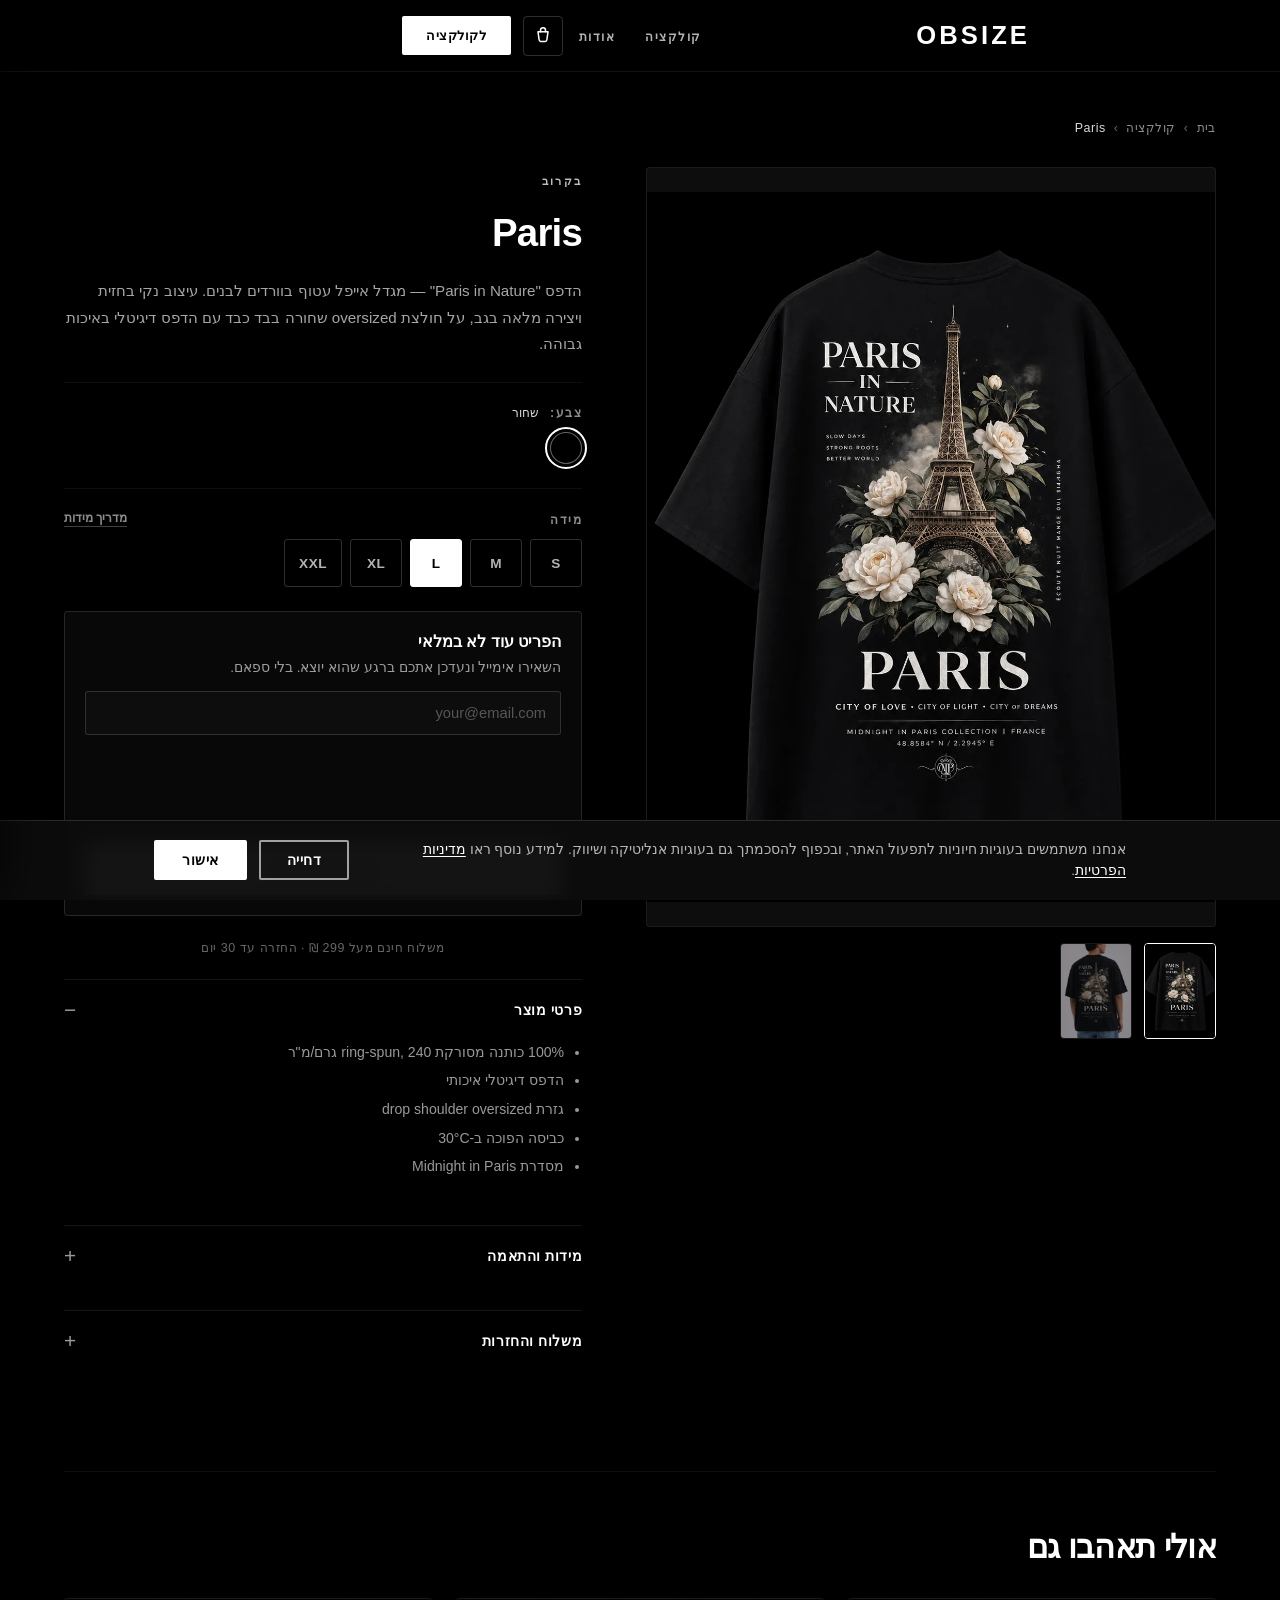
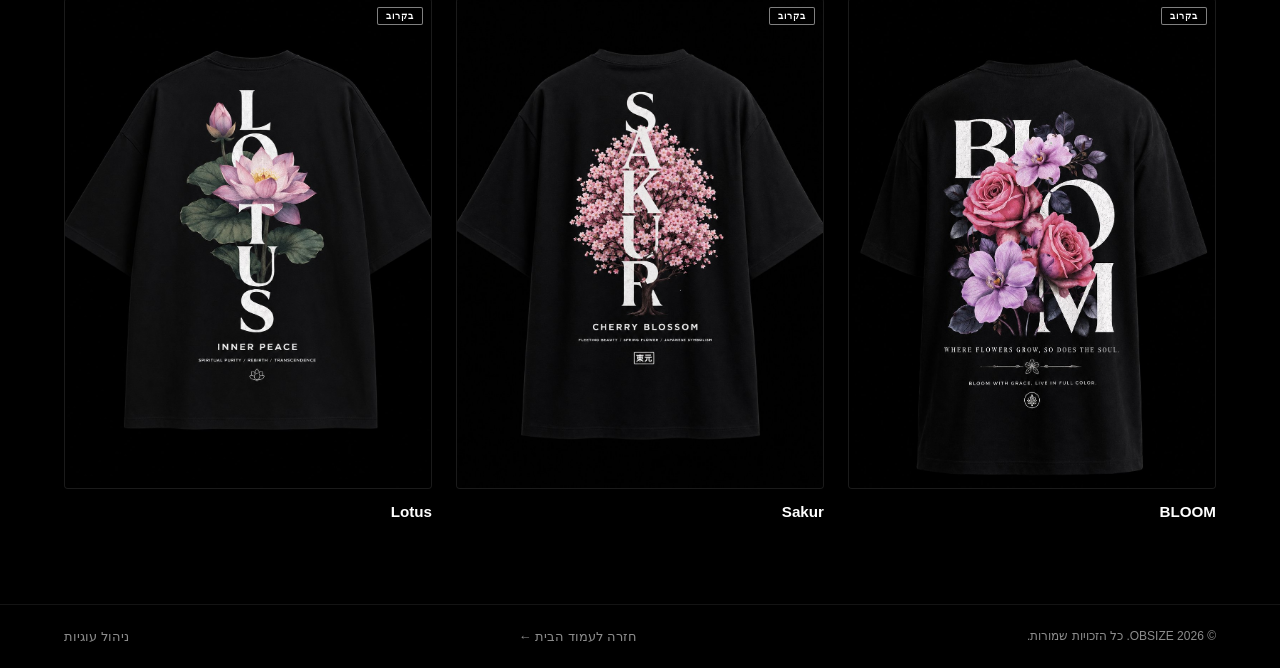
<file: product-paris.html>
<!DOCTYPE html>
<html lang="he" dir="rtl">
<head>
  <meta charset="UTF-8" />
  <meta name="viewport" content="width=device-width, initial-scale=1.0" />
  <meta http-equiv="Content-Security-Policy" content="default-src 'self'; script-src 'self' https://static.cloudflareinsights.com https://web3forms.com https://hcaptcha.com https://*.hcaptcha.com https://www.googletagmanager.com https://connect.facebook.net; style-src 'self' 'unsafe-inline' https://fonts.googleapis.com https://hcaptcha.com https://*.hcaptcha.com; frame-src https://hcaptcha.com https://*.hcaptcha.com; font-src 'self' https://fonts.gstatic.com; img-src 'self' data: https://www.google-analytics.com https://www.googletagmanager.com https://www.facebook.com https://connect.facebook.net; connect-src 'self' https://cloudflareinsights.com https://api.web3forms.com https://hcaptcha.com https://*.hcaptcha.com https://www.google-analytics.com https://region1.google-analytics.com https://www.googletagmanager.com https://connect.facebook.net https://www.facebook.com; object-src 'none'; base-uri 'self'; form-action 'self'; upgrade-insecure-requests" />
  <meta name="referrer" content="strict-origin-when-cross-origin" />
  <title id="pageTitle">Paris — OBSIZE</title>
  <meta name="description" id="metaDescription" content="הדפס &quot;Paris in Nature&quot; — מגדל אייפל עטוף בוורדים לבנים. עיצוב נקי בחזית ויצירה מלאה בגב, על חולצת oversized שחורה בבד כבד עם הדפס דיגיטלי באיכות גבוהה." />
  <meta name="theme-color" content="#000000" />
  <link rel="icon" type="image/svg+xml" href="favicon.svg" />
  <link rel="canonical" id="metaCanonical" href="https://obsize.com/product-paris.html" />

  <!-- Open Graph -->
  <meta property="og:type" content="product" />
  <meta property="og:site_name" content="OBSIZE" />
  <meta property="og:locale" content="he_IL" />
  <meta property="og:title" id="metaOgTitle" content="Paris — OBSIZE" />
  <meta property="og:description" id="metaOgDescription" content="הדפס &quot;Paris in Nature&quot; — מגדל אייפל עטוף בוורדים לבנים. עיצוב נקי בחזית ויצירה מלאה בגב, על חולצת oversized שחורה בבד כבד עם הדפס דיגיטלי באיכות גבוהה." />
  <meta property="og:url" id="metaOgUrl" content="https://obsize.com/product-paris.html" />
  <meta property="og:image" id="metaOgImage" content="https://obsize.com/og-paris.png" />
  <meta property="og:image:secure_url" id="metaOgImageSecure" content="https://obsize.com/og-paris.png" />
  <meta property="og:image:type" content="image/png" />
  <meta property="og:image:width" content="1200" />
  <meta property="og:image:height" content="630" />
  <meta property="og:image:alt" id="metaOgImageAlt" content="OBSIZE — Paris" />

  <!-- Twitter -->
  <meta name="twitter:card" content="summary_large_image" />
  <meta name="twitter:title" id="metaTwTitle" content="Paris — OBSIZE" />
  <meta name="twitter:description" id="metaTwDescription" content="הדפס &quot;Paris in Nature&quot; — מגדל אייפל עטוף בוורדים לבנים. עיצוב נקי בחזית ויצירה מלאה בגב, על חולצת oversized שחורה בבד כבד עם הדפס דיגיטלי באיכות גבוהה." />
  <meta name="twitter:image" id="metaTwImage" content="https://obsize.com/og-paris.png" />
  <meta name="twitter:image:alt" id="metaTwImageAlt" content="OBSIZE — Paris" />

  <link rel="preconnect" href="https://fonts.googleapis.com" />
  <link rel="preconnect" href="https://fonts.gstatic.com" crossorigin />
  <link href="https://fonts.googleapis.com/css2?family=Heebo:wght@300;400;500;700;900&display=swap" rel="stylesheet" />
  <link rel="stylesheet" href="styles.css?v=41" />

  <!-- Schema.org Product (populated by product.js) -->
  <script type="application/ld+json" id="productJsonLd">{"@context":"https://schema.org","@type":"Product","name":"Paris","description":"הדפס \"Paris in Nature\" — מגדל אייפל עטוף בוורדים לבנים. עיצוב נקי בחזית ויצירה מלאה בגב, על חולצת oversized שחורה בבד כבד עם הדפס דיגיטלי באיכות גבוהה.","image":"https://obsize.com/assets/images/products/paris.jpg","brand":{"@type":"Brand","name":"OBSIZE"},"sku":"paris","offers":{"@type":"Offer","url":"https://obsize.com/product-paris.html","availability":"https://schema.org/PreOrder"}}</script>
</head>

<body data-product-id="paris">

  <!-- ─── NAV ─── -->
  <nav id="navbar" class="navbar-solid">
    <a href="index.html" class="nav-logo">OBSIZE</a>
    <ul class="nav-links">
      <li><a href="shop.html">קולקציה</a></li>
      <li><a href="index.html#benefits">אודות</a></li>
    </ul>
    <div class="nav-end">
      <button class="cart-toggle" id="cartToggle" aria-label="פתח עגלה">
        <svg viewBox="0 0 24 24" fill="none" stroke="currentColor" stroke-width="1.8" stroke-linecap="round" stroke-linejoin="round" aria-hidden="true">
          <path d="M6 7h12l-1.4 9.8a2 2 0 0 1-2 1.7H9.4a2 2 0 0 1-2-1.7L6 7Z"/>
          <path d="M9 7V5a3 3 0 0 1 6 0v2"/>
        </svg>
        <span class="cart-badge" id="cartBadge" hidden>0</span>
      </button>
      <a href="shop.html" class="btn btn-primary nav-buy-btn">לקולקציה</a>
      <button class="hamburger" id="hamburger" aria-label="תפריט">
        <span></span><span></span><span></span>
      </button>
    </div>
  </nav>

  <div class="mobile-menu" id="mobileMenu">
    <a href="shop.html">קולקציה</a>
    <a href="index.html#benefits">אודות</a>
    <a href="shop.html" class="btn btn-primary">לקולקציה</a>
  </div>

  <!-- ─── PDP ─── -->
  <main class="pdp" id="pdp">
    <nav class="pdp-breadcrumb" aria-label="ניווט">
      <a href="index.html">בית</a>
      <span>›</span>
      <a href="shop.html">קולקציה</a>
      <span>›</span>
      <span id="pdpBreadcrumbName" class="pdp-breadcrumb-current">מוצר</span>
    </nav>

    <div class="pdp-grid">
      <section class="pdp-gallery" aria-label="גלריית מוצר">
        <div class="pdp-main-image" id="pdpMainImage"></div>
        <div class="pdp-thumbnails" id="pdpThumbnails" hidden></div>
      </section>

      <section class="pdp-details">
        <p class="pdp-tag" id="pdpTag"></p>
        <h1 class="pdp-name" id="pdpName"></h1>
        <p class="pdp-price" id="pdpPrice"></p>
        <p class="pdp-description" id="pdpDescription"></p>

        <div class="pdp-section">
          <p class="pdp-section-label">צבע: <span id="pdpColorName" class="pdp-section-value"></span></p>
          <div class="pdp-colors" id="pdpColors"></div>
        </div>

        <div class="pdp-section">
          <div class="pdp-section-row">
            <p class="pdp-section-label">מידה</p>
            <button type="button" class="pdp-size-guide" id="pdpSizeGuide">מדריך מידות</button>
          </div>
          <div class="pdp-sizes" id="pdpSizes"></div>
          <p class="pdp-size-note" id="pdpSizeNote" hidden></p>
        </div>

        <div class="pdp-section" id="pdpQtySection">
          <p class="pdp-section-label">כמות</p>
          <div class="pdp-qty">
            <button type="button" class="pdp-qty-btn" data-action="dec" aria-label="הפחת">−</button>
            <span class="pdp-qty-value" id="pdpQty">1</span>
            <button type="button" class="pdp-qty-btn" data-action="inc" aria-label="הוסף">+</button>
          </div>
        </div>

        <button type="button" class="btn btn-primary pdp-add" id="pdpAdd">הוסף לסל</button>

        <!-- Pre-launch waitlist. product.js reveals this (and hides the qty
             picker + add-to-cart) when the catalog marks the product
             available: false. Submits to Web3Forms with an hCaptcha token. -->
        <form class="pdp-notify" id="pdpNotifyForm" novalidate hidden>
          <p class="pdp-notify-title">הפריט עוד לא במלאי</p>
          <p class="pdp-notify-sub">השאירו אימייל ונעדכן אתכם ברגע שהוא יוצא. בלי ספאם.</p>
          <input type="email" id="pdpNotifyEmail" name="email" autocomplete="email" placeholder="your@email.com" required />
          <div class="h-captcha" data-captcha="true"></div>
          <button type="submit" class="btn btn-primary pdp-notify-btn" id="pdpNotifyBtn">עדכנו אותי כשיוצא</button>
          <p class="pdp-notify-msg" id="pdpNotifyMsg" role="status" hidden></p>
        </form>

        <p class="pdp-shipping-note">משלוח חינם מעל 299 ₪ · החזרה עד 30 יום</p>

        <details class="pdp-accordion" open>
          <summary>פרטי מוצר</summary>
          <ul class="pdp-details-list" id="pdpDetailsList"></ul>
        </details>
        <details class="pdp-accordion">
          <summary>מידות והתאמה</summary>
          <p class="pdp-accordion-body">
            הגזרה oversized — מומלץ להזמין במידה הרגילה שלך לגזרה מושלמת, או במידה אחת קטנה יותר לגזרה צמודה יותר.
          </p>
        </details>
        <details class="pdp-accordion">
          <summary>משלוח והחזרות</summary>
          <p class="pdp-accordion-body">
            משלוח בכל הארץ תוך 48 שעות, חינם בהזמנה מעל 299 ₪. החזרה עד 30 יום מיום הקבלה — בתנאי שהפריט במצב מקורי ועם התווית.
          </p>
        </details>
      </section>
    </div>

    <section class="pdp-related" id="pdpRelated" hidden>
      <h2 class="pdp-related-title">אולי תאהבו גם</h2>
      <div class="pdp-related-grid" id="pdpRelatedGrid"></div>
    </section>
  </main>

  <!-- ─── FOOTER (minimal) ─── -->
  <footer class="footer-min">
    <p class="footer-copyright">© 2026 OBSIZE. כל הזכויות שמורות.</p>
    <a href="index.html" class="footer-link">חזרה לעמוד הבית ←</a>
    <a href="#" class="footer-link" data-cookie-settings>ניהול עוגיות</a>
  </footer>

  <!-- ─── CART DRAWER ─── -->
  <div class="cart-backdrop" id="cartBackdrop" aria-hidden="true"></div>
  <aside class="cart-drawer" id="cartDrawer" aria-label="עגלת קניות" aria-hidden="true" inert>
    <header class="cart-drawer-header">
      <h2 class="cart-drawer-title">העגלה שלך</h2>
      <button class="cart-drawer-close" id="cartClose" aria-label="סגור עגלה">&times;</button>
    </header>
    <div class="cart-empty" id="cartEmpty">
      <p>העגלה שלך ריקה</p>
      <span>הוסף פריטים כדי להתחיל</span>
    </div>
    <div class="cart-items" id="cartItems" hidden></div>
    <footer class="cart-drawer-footer" id="cartFooter" hidden>
      <div class="cart-subtotal">
        <span>סה"כ ביניים</span>
        <strong id="cartTotal">₪0</strong>
      </div>
      <p class="cart-shipping-note">משלוח יחושב בצ׳קאאוט</p>
      <button class="btn btn-primary cart-checkout" id="cartCheckout">הרשמה לדרופ</button>
    </footer>
  </aside>

  <!-- ─── JS ─── -->
  <!-- hCaptcha renderer (Web3Forms) — renders the waitlist form's widget -->
  <script src="https://web3forms.com/client/script.js" async defer></script>
  <script src="analytics.js?v=41"></script>
  <script src="consent.js?v=41"></script>
  <script src="products.js?v=41"></script>
  <script src="product.js?v=41" defer></script>
  <script src="script.js?v=41" defer></script>
</body>
</html>
</file>
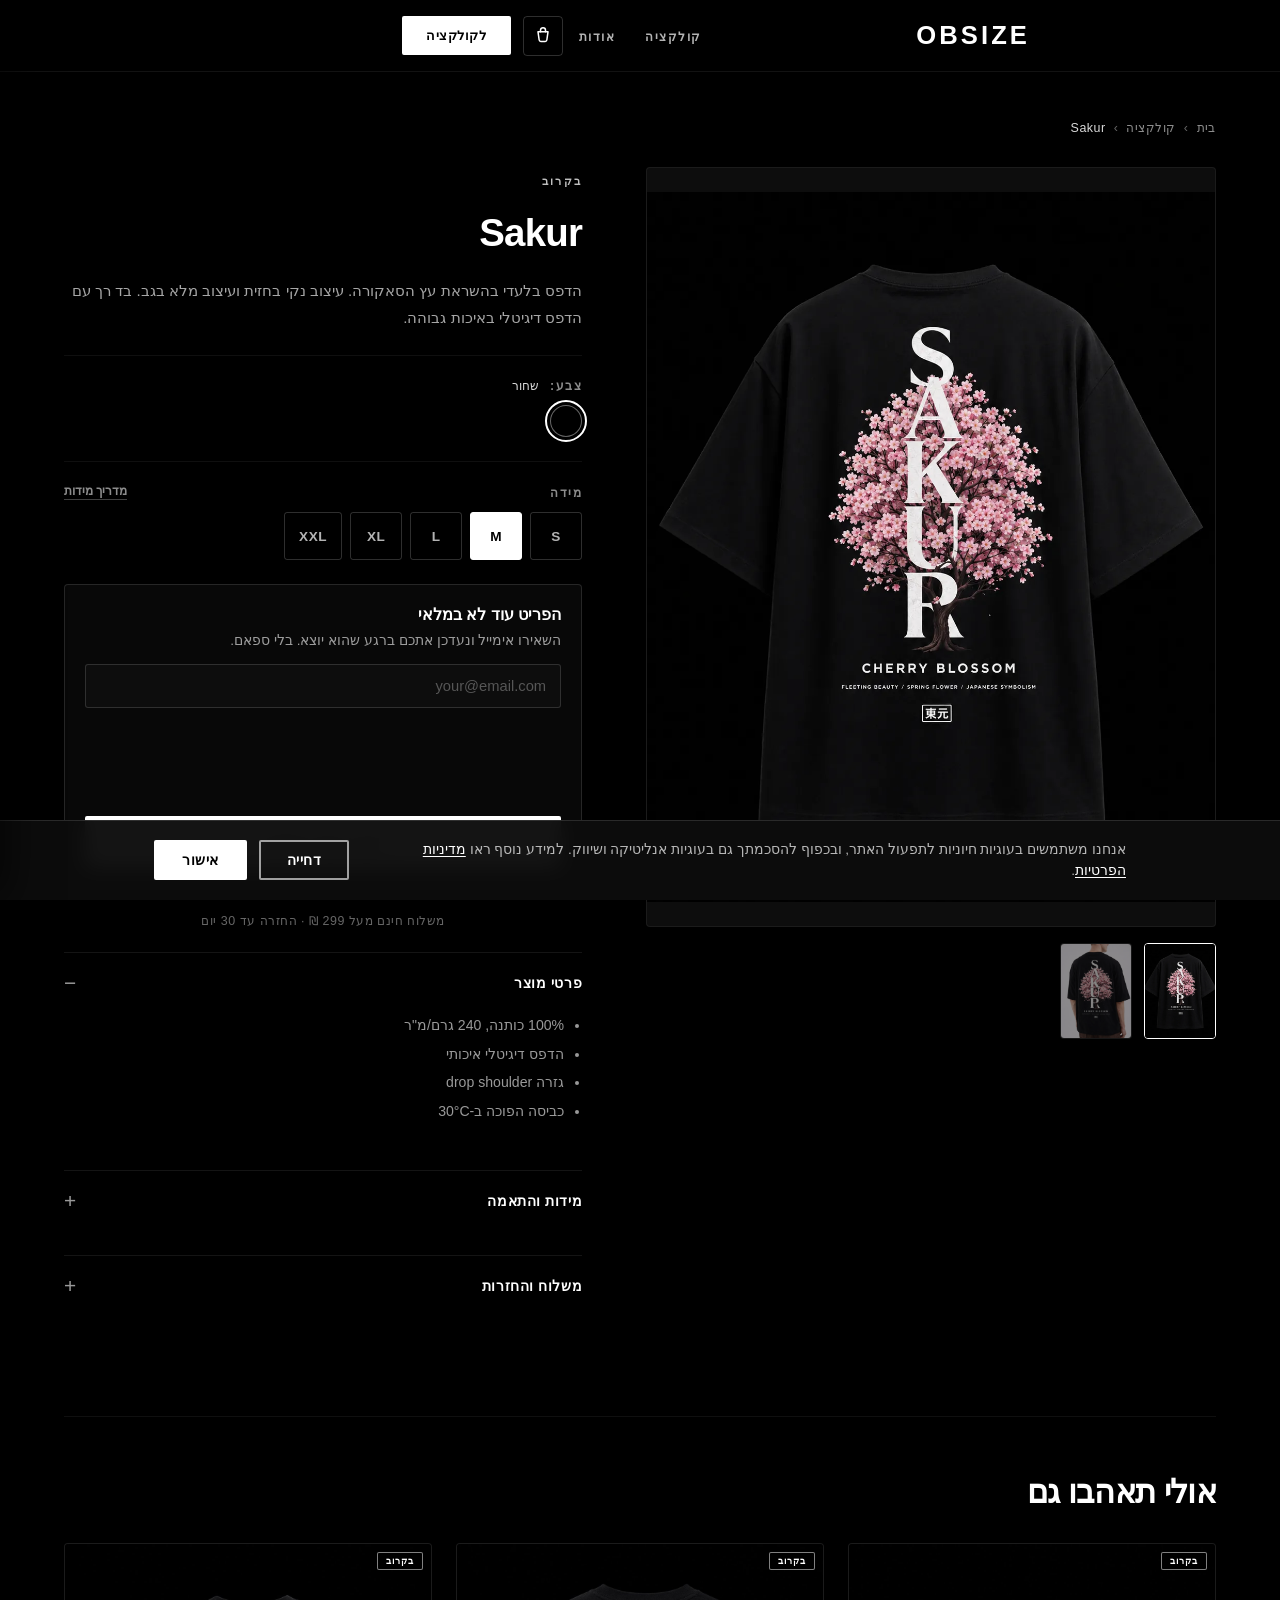
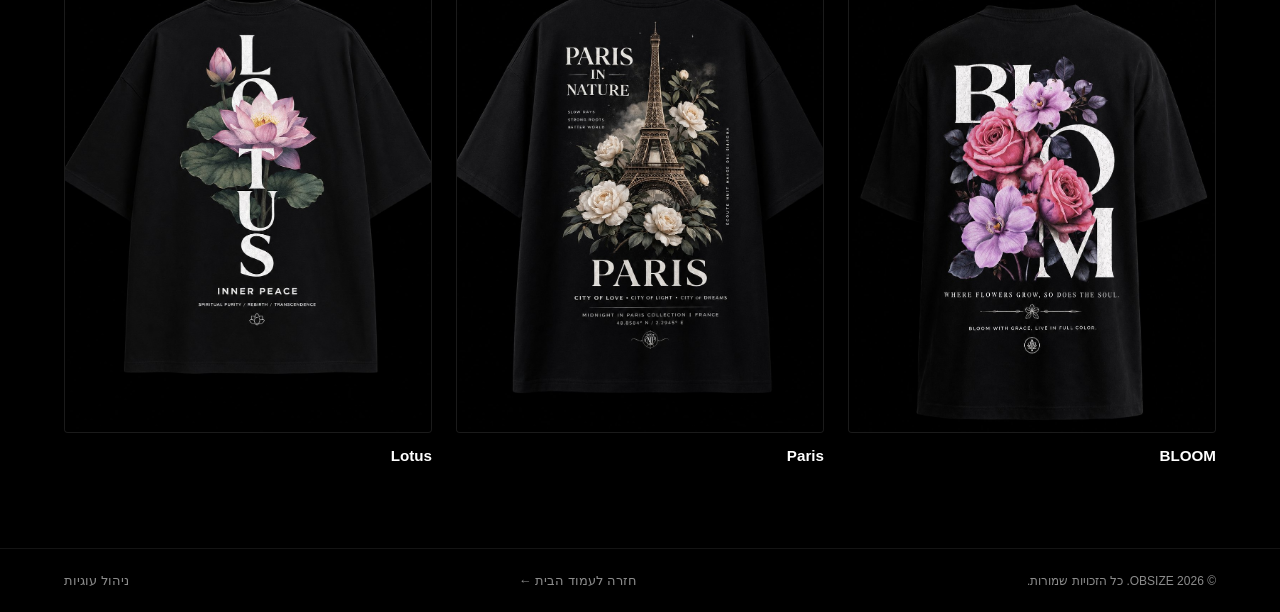
<file: product-sakur.html>
<!DOCTYPE html>
<html lang="he" dir="rtl">
<head>
  <meta charset="UTF-8" />
  <meta name="viewport" content="width=device-width, initial-scale=1.0" />
  <meta http-equiv="Content-Security-Policy" content="default-src 'self'; script-src 'self' https://static.cloudflareinsights.com https://web3forms.com https://hcaptcha.com https://*.hcaptcha.com https://www.googletagmanager.com https://connect.facebook.net; style-src 'self' 'unsafe-inline' https://fonts.googleapis.com https://hcaptcha.com https://*.hcaptcha.com; frame-src https://hcaptcha.com https://*.hcaptcha.com; font-src 'self' https://fonts.gstatic.com; img-src 'self' data: https://www.google-analytics.com https://www.googletagmanager.com https://www.facebook.com https://connect.facebook.net; connect-src 'self' https://cloudflareinsights.com https://api.web3forms.com https://hcaptcha.com https://*.hcaptcha.com https://www.google-analytics.com https://region1.google-analytics.com https://www.googletagmanager.com https://connect.facebook.net https://www.facebook.com; object-src 'none'; base-uri 'self'; form-action 'self'; upgrade-insecure-requests" />
  <meta name="referrer" content="strict-origin-when-cross-origin" />
  <title id="pageTitle">Sakur — OBSIZE</title>
  <meta name="description" id="metaDescription" content="הדפס בלעדי בהשראת עץ הסאקורה. עיצוב נקי בחזית ועיצוב מלא בגב. בד רך עם הדפס דיגיטלי באיכות גבוהה." />
  <meta name="theme-color" content="#000000" />
  <link rel="icon" type="image/svg+xml" href="favicon.svg" />
  <link rel="canonical" id="metaCanonical" href="https://obsize.com/product-sakur.html" />

  <!-- Open Graph -->
  <meta property="og:type" content="product" />
  <meta property="og:site_name" content="OBSIZE" />
  <meta property="og:locale" content="he_IL" />
  <meta property="og:title" id="metaOgTitle" content="Sakur — OBSIZE" />
  <meta property="og:description" id="metaOgDescription" content="הדפס בלעדי בהשראת עץ הסאקורה. עיצוב נקי בחזית ועיצוב מלא בגב. בד רך עם הדפס דיגיטלי באיכות גבוהה." />
  <meta property="og:url" id="metaOgUrl" content="https://obsize.com/product-sakur.html" />
  <meta property="og:image" id="metaOgImage" content="https://obsize.com/og-sakur.png" />
  <meta property="og:image:secure_url" id="metaOgImageSecure" content="https://obsize.com/og-sakur.png" />
  <meta property="og:image:type" content="image/png" />
  <meta property="og:image:width" content="1200" />
  <meta property="og:image:height" content="630" />
  <meta property="og:image:alt" id="metaOgImageAlt" content="OBSIZE — Sakur" />

  <!-- Twitter -->
  <meta name="twitter:card" content="summary_large_image" />
  <meta name="twitter:title" id="metaTwTitle" content="Sakur — OBSIZE" />
  <meta name="twitter:description" id="metaTwDescription" content="הדפס בלעדי בהשראת עץ הסאקורה. עיצוב נקי בחזית ועיצוב מלא בגב. בד רך עם הדפס דיגיטלי באיכות גבוהה." />
  <meta name="twitter:image" id="metaTwImage" content="https://obsize.com/og-sakur.png" />
  <meta name="twitter:image:alt" id="metaTwImageAlt" content="OBSIZE — Sakur" />

  <link rel="preconnect" href="https://fonts.googleapis.com" />
  <link rel="preconnect" href="https://fonts.gstatic.com" crossorigin />
  <link href="https://fonts.googleapis.com/css2?family=Heebo:wght@300;400;500;700;900&display=swap" rel="stylesheet" />
  <link rel="stylesheet" href="styles.css?v=41" />

  <!-- Schema.org Product (populated by product.js) -->
  <script type="application/ld+json" id="productJsonLd">{"@context":"https://schema.org","@type":"Product","name":"Sakur","description":"הדפס בלעדי בהשראת עץ הסאקורה. עיצוב נקי בחזית ועיצוב מלא בגב. בד רך עם הדפס דיגיטלי באיכות גבוהה.","image":"https://obsize.com/assets/images/products/sakur.jpg","brand":{"@type":"Brand","name":"OBSIZE"},"sku":"sakur","offers":{"@type":"Offer","url":"https://obsize.com/product-sakur.html","availability":"https://schema.org/PreOrder"}}</script>
</head>

<body data-product-id="sakur">

  <!-- ─── NAV ─── -->
  <nav id="navbar" class="navbar-solid">
    <a href="index.html" class="nav-logo">OBSIZE</a>
    <ul class="nav-links">
      <li><a href="shop.html">קולקציה</a></li>
      <li><a href="index.html#benefits">אודות</a></li>
    </ul>
    <div class="nav-end">
      <button class="cart-toggle" id="cartToggle" aria-label="פתח עגלה">
        <svg viewBox="0 0 24 24" fill="none" stroke="currentColor" stroke-width="1.8" stroke-linecap="round" stroke-linejoin="round" aria-hidden="true">
          <path d="M6 7h12l-1.4 9.8a2 2 0 0 1-2 1.7H9.4a2 2 0 0 1-2-1.7L6 7Z"/>
          <path d="M9 7V5a3 3 0 0 1 6 0v2"/>
        </svg>
        <span class="cart-badge" id="cartBadge" hidden>0</span>
      </button>
      <a href="shop.html" class="btn btn-primary nav-buy-btn">לקולקציה</a>
      <button class="hamburger" id="hamburger" aria-label="תפריט">
        <span></span><span></span><span></span>
      </button>
    </div>
  </nav>

  <div class="mobile-menu" id="mobileMenu">
    <a href="shop.html">קולקציה</a>
    <a href="index.html#benefits">אודות</a>
    <a href="shop.html" class="btn btn-primary">לקולקציה</a>
  </div>

  <!-- ─── PDP ─── -->
  <main class="pdp" id="pdp">
    <nav class="pdp-breadcrumb" aria-label="ניווט">
      <a href="index.html">בית</a>
      <span>›</span>
      <a href="shop.html">קולקציה</a>
      <span>›</span>
      <span id="pdpBreadcrumbName" class="pdp-breadcrumb-current">מוצר</span>
    </nav>

    <div class="pdp-grid">
      <section class="pdp-gallery" aria-label="גלריית מוצר">
        <div class="pdp-main-image" id="pdpMainImage"></div>
        <div class="pdp-thumbnails" id="pdpThumbnails" hidden></div>
      </section>

      <section class="pdp-details">
        <p class="pdp-tag" id="pdpTag"></p>
        <h1 class="pdp-name" id="pdpName"></h1>
        <p class="pdp-price" id="pdpPrice"></p>
        <p class="pdp-description" id="pdpDescription"></p>

        <div class="pdp-section">
          <p class="pdp-section-label">צבע: <span id="pdpColorName" class="pdp-section-value"></span></p>
          <div class="pdp-colors" id="pdpColors"></div>
        </div>

        <div class="pdp-section">
          <div class="pdp-section-row">
            <p class="pdp-section-label">מידה</p>
            <button type="button" class="pdp-size-guide" id="pdpSizeGuide">מדריך מידות</button>
          </div>
          <div class="pdp-sizes" id="pdpSizes"></div>
          <p class="pdp-size-note" id="pdpSizeNote" hidden></p>
        </div>

        <div class="pdp-section" id="pdpQtySection">
          <p class="pdp-section-label">כמות</p>
          <div class="pdp-qty">
            <button type="button" class="pdp-qty-btn" data-action="dec" aria-label="הפחת">−</button>
            <span class="pdp-qty-value" id="pdpQty">1</span>
            <button type="button" class="pdp-qty-btn" data-action="inc" aria-label="הוסף">+</button>
          </div>
        </div>

        <button type="button" class="btn btn-primary pdp-add" id="pdpAdd">הוסף לסל</button>

        <!-- Pre-launch waitlist. product.js reveals this (and hides the qty
             picker + add-to-cart) when the catalog marks the product
             available: false. Submits to Web3Forms with an hCaptcha token. -->
        <form class="pdp-notify" id="pdpNotifyForm" novalidate hidden>
          <p class="pdp-notify-title">הפריט עוד לא במלאי</p>
          <p class="pdp-notify-sub">השאירו אימייל ונעדכן אתכם ברגע שהוא יוצא. בלי ספאם.</p>
          <input type="email" id="pdpNotifyEmail" name="email" autocomplete="email" placeholder="your@email.com" required />
          <div class="h-captcha" data-captcha="true"></div>
          <button type="submit" class="btn btn-primary pdp-notify-btn" id="pdpNotifyBtn">עדכנו אותי כשיוצא</button>
          <p class="pdp-notify-msg" id="pdpNotifyMsg" role="status" hidden></p>
        </form>

        <p class="pdp-shipping-note">משלוח חינם מעל 299 ₪ · החזרה עד 30 יום</p>

        <details class="pdp-accordion" open>
          <summary>פרטי מוצר</summary>
          <ul class="pdp-details-list" id="pdpDetailsList"></ul>
        </details>
        <details class="pdp-accordion">
          <summary>מידות והתאמה</summary>
          <p class="pdp-accordion-body">
            הגזרה oversized — מומלץ להזמין במידה הרגילה שלך לגזרה מושלמת, או במידה אחת קטנה יותר לגזרה צמודה יותר.
          </p>
        </details>
        <details class="pdp-accordion">
          <summary>משלוח והחזרות</summary>
          <p class="pdp-accordion-body">
            משלוח בכל הארץ תוך 48 שעות, חינם בהזמנה מעל 299 ₪. החזרה עד 30 יום מיום הקבלה — בתנאי שהפריט במצב מקורי ועם התווית.
          </p>
        </details>
      </section>
    </div>

    <section class="pdp-related" id="pdpRelated" hidden>
      <h2 class="pdp-related-title">אולי תאהבו גם</h2>
      <div class="pdp-related-grid" id="pdpRelatedGrid"></div>
    </section>
  </main>

  <!-- ─── FOOTER (minimal) ─── -->
  <footer class="footer-min">
    <p class="footer-copyright">© 2026 OBSIZE. כל הזכויות שמורות.</p>
    <a href="index.html" class="footer-link">חזרה לעמוד הבית ←</a>
    <a href="#" class="footer-link" data-cookie-settings>ניהול עוגיות</a>
  </footer>

  <!-- ─── CART DRAWER ─── -->
  <div class="cart-backdrop" id="cartBackdrop" aria-hidden="true"></div>
  <aside class="cart-drawer" id="cartDrawer" aria-label="עגלת קניות" aria-hidden="true" inert>
    <header class="cart-drawer-header">
      <h2 class="cart-drawer-title">העגלה שלך</h2>
      <button class="cart-drawer-close" id="cartClose" aria-label="סגור עגלה">&times;</button>
    </header>
    <div class="cart-empty" id="cartEmpty">
      <p>העגלה שלך ריקה</p>
      <span>הוסף פריטים כדי להתחיל</span>
    </div>
    <div class="cart-items" id="cartItems" hidden></div>
    <footer class="cart-drawer-footer" id="cartFooter" hidden>
      <div class="cart-subtotal">
        <span>סה"כ ביניים</span>
        <strong id="cartTotal">₪0</strong>
      </div>
      <p class="cart-shipping-note">משלוח יחושב בצ׳קאאוט</p>
      <button class="btn btn-primary cart-checkout" id="cartCheckout">הרשמה לדרופ</button>
    </footer>
  </aside>

  <!-- ─── JS ─── -->
  <!-- hCaptcha renderer (Web3Forms) — renders the waitlist form's widget -->
  <script src="https://web3forms.com/client/script.js" async defer></script>
  <script src="analytics.js?v=41"></script>
  <script src="consent.js?v=41"></script>
  <script src="products.js?v=41"></script>
  <script src="product.js?v=41" defer></script>
  <script src="script.js?v=41" defer></script>
</body>
</html>
</file>
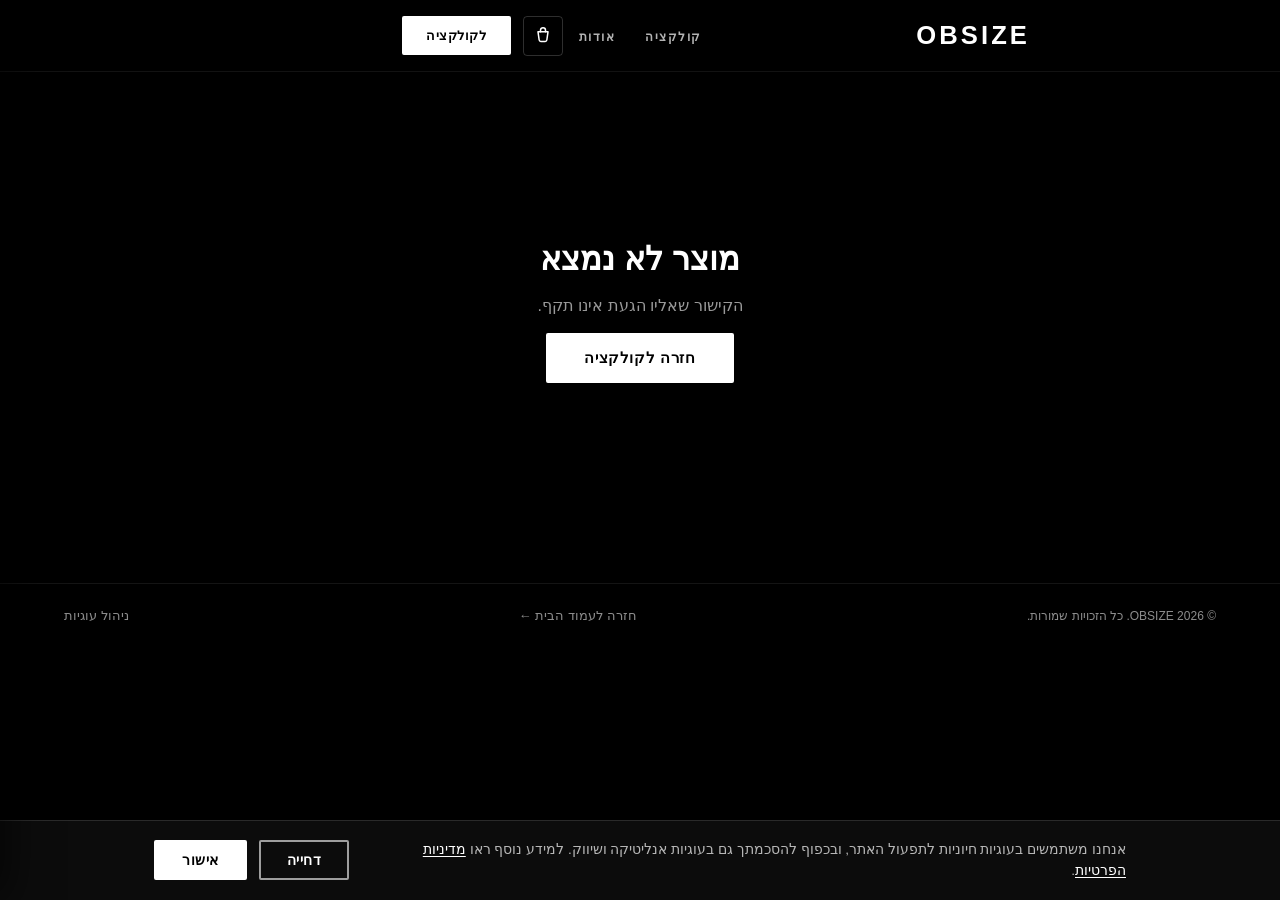
<file: product.html>
<!DOCTYPE html>
<html lang="he" dir="rtl">
<head>
  <meta charset="UTF-8" />
  <meta name="viewport" content="width=device-width, initial-scale=1.0" />
  <meta http-equiv="Content-Security-Policy" content="default-src 'self'; script-src 'self' https://static.cloudflareinsights.com https://web3forms.com https://hcaptcha.com https://*.hcaptcha.com https://www.googletagmanager.com https://connect.facebook.net; style-src 'self' 'unsafe-inline' https://fonts.googleapis.com https://hcaptcha.com https://*.hcaptcha.com; frame-src https://hcaptcha.com https://*.hcaptcha.com; font-src 'self' https://fonts.gstatic.com; img-src 'self' data: https://www.google-analytics.com https://www.googletagmanager.com https://www.facebook.com https://connect.facebook.net; connect-src 'self' https://cloudflareinsights.com https://api.web3forms.com https://hcaptcha.com https://*.hcaptcha.com https://www.google-analytics.com https://region1.google-analytics.com https://www.googletagmanager.com https://connect.facebook.net https://www.facebook.com; object-src 'none'; base-uri 'self'; form-action 'self'; upgrade-insecure-requests" />
  <meta name="referrer" content="strict-origin-when-cross-origin" />
  <title id="pageTitle">OBSIZE — מוצר</title>
  <meta name="description" id="metaDescription" content="חולצת oversized מאת OBSIZE — בד פרמיום, עיצוב נקי, משלוח מהיר." />
  <meta name="theme-color" content="#000000" />
  <link rel="icon" type="image/svg+xml" href="favicon.svg" />
  <link rel="canonical" id="metaCanonical" href="https://obsize.com/product.html" />

  <!-- Open Graph -->
  <meta property="og:type" content="product" />
  <meta property="og:site_name" content="OBSIZE" />
  <meta property="og:locale" content="he_IL" />
  <meta property="og:title" id="metaOgTitle" content="OBSIZE" />
  <meta property="og:description" id="metaOgDescription" content="חולצת oversized מאת OBSIZE." />
  <meta property="og:url" id="metaOgUrl" content="https://obsize.com/product.html" />
  <meta property="og:image" id="metaOgImage" content="https://obsize.com/og-image.png" />
  <meta property="og:image:secure_url" id="metaOgImageSecure" content="https://obsize.com/og-image.png" />
  <meta property="og:image:type" content="image/png" />
  <meta property="og:image:width" content="1200" />
  <meta property="og:image:height" content="630" />
  <meta property="og:image:alt" id="metaOgImageAlt" content="OBSIZE" />

  <!-- Twitter -->
  <meta name="twitter:card" content="summary_large_image" />
  <meta name="twitter:title" id="metaTwTitle" content="OBSIZE" />
  <meta name="twitter:description" id="metaTwDescription" content="חולצת oversized מאת OBSIZE." />
  <meta name="twitter:image" id="metaTwImage" content="https://obsize.com/og-image.png" />
  <meta name="twitter:image:alt" id="metaTwImageAlt" content="OBSIZE" />

  <link rel="preconnect" href="https://fonts.googleapis.com" />
  <link rel="preconnect" href="https://fonts.gstatic.com" crossorigin />
  <link href="https://fonts.googleapis.com/css2?family=Heebo:wght@300;400;500;700;900&display=swap" rel="stylesheet" />
  <link rel="stylesheet" href="styles.css?v=41" />

  <!-- Schema.org Product (populated by product.js) -->
  <script type="application/ld+json" id="productJsonLd"></script>
</head>

<body>

  <!-- ─── NAV ─── -->
  <nav id="navbar" class="navbar-solid">
    <a href="index.html" class="nav-logo">OBSIZE</a>
    <ul class="nav-links">
      <li><a href="shop.html">קולקציה</a></li>
      <li><a href="index.html#benefits">אודות</a></li>
    </ul>
    <div class="nav-end">
      <button class="cart-toggle" id="cartToggle" aria-label="פתח עגלה">
        <svg viewBox="0 0 24 24" fill="none" stroke="currentColor" stroke-width="1.8" stroke-linecap="round" stroke-linejoin="round" aria-hidden="true">
          <path d="M6 7h12l-1.4 9.8a2 2 0 0 1-2 1.7H9.4a2 2 0 0 1-2-1.7L6 7Z"/>
          <path d="M9 7V5a3 3 0 0 1 6 0v2"/>
        </svg>
        <span class="cart-badge" id="cartBadge" hidden>0</span>
      </button>
      <a href="shop.html" class="btn btn-primary nav-buy-btn">לקולקציה</a>
      <button class="hamburger" id="hamburger" aria-label="תפריט">
        <span></span><span></span><span></span>
      </button>
    </div>
  </nav>

  <div class="mobile-menu" id="mobileMenu">
    <a href="shop.html">קולקציה</a>
    <a href="index.html#benefits">אודות</a>
    <a href="shop.html" class="btn btn-primary">לקולקציה</a>
  </div>

  <!-- ─── PDP ─── -->
  <main class="pdp" id="pdp">
    <nav class="pdp-breadcrumb" aria-label="ניווט">
      <a href="index.html">בית</a>
      <span>›</span>
      <a href="shop.html">קולקציה</a>
      <span>›</span>
      <span id="pdpBreadcrumbName" class="pdp-breadcrumb-current">מוצר</span>
    </nav>

    <div class="pdp-grid">
      <section class="pdp-gallery" aria-label="גלריית מוצר">
        <div class="pdp-main-image" id="pdpMainImage"></div>
        <div class="pdp-thumbnails" id="pdpThumbnails" hidden></div>
      </section>

      <section class="pdp-details">
        <p class="pdp-tag" id="pdpTag"></p>
        <h1 class="pdp-name" id="pdpName"></h1>
        <p class="pdp-price" id="pdpPrice"></p>
        <p class="pdp-description" id="pdpDescription"></p>

        <div class="pdp-section">
          <p class="pdp-section-label">צבע: <span id="pdpColorName" class="pdp-section-value"></span></p>
          <div class="pdp-colors" id="pdpColors"></div>
        </div>

        <div class="pdp-section">
          <div class="pdp-section-row">
            <p class="pdp-section-label">מידה</p>
            <button type="button" class="pdp-size-guide" id="pdpSizeGuide">מדריך מידות</button>
          </div>
          <div class="pdp-sizes" id="pdpSizes"></div>
          <p class="pdp-size-note" id="pdpSizeNote" hidden></p>
        </div>

        <div class="pdp-section" id="pdpQtySection">
          <p class="pdp-section-label">כמות</p>
          <div class="pdp-qty">
            <button type="button" class="pdp-qty-btn" data-action="dec" aria-label="הפחת">−</button>
            <span class="pdp-qty-value" id="pdpQty">1</span>
            <button type="button" class="pdp-qty-btn" data-action="inc" aria-label="הוסף">+</button>
          </div>
        </div>

        <button type="button" class="btn btn-primary pdp-add" id="pdpAdd">הוסף לסל</button>

        <!-- Pre-launch waitlist. product.js reveals this (and hides the qty
             picker + add-to-cart) when the catalog marks the product
             available: false. Submits to Web3Forms with an hCaptcha token. -->
        <form class="pdp-notify" id="pdpNotifyForm" novalidate hidden>
          <p class="pdp-notify-title">הפריט עוד לא במלאי</p>
          <p class="pdp-notify-sub">השאירו אימייל ונעדכן אתכם ברגע שהוא יוצא. בלי ספאם.</p>
          <input type="email" id="pdpNotifyEmail" name="email" autocomplete="email" placeholder="your@email.com" required />
          <div class="h-captcha" data-captcha="true"></div>
          <button type="submit" class="btn btn-primary pdp-notify-btn" id="pdpNotifyBtn">עדכנו אותי כשיוצא</button>
          <p class="pdp-notify-msg" id="pdpNotifyMsg" role="status" hidden></p>
        </form>

        <p class="pdp-shipping-note">משלוח חינם מעל 299 ₪ · החזרה עד 30 יום</p>

        <details class="pdp-accordion" open>
          <summary>פרטי מוצר</summary>
          <ul class="pdp-details-list" id="pdpDetailsList"></ul>
        </details>
        <details class="pdp-accordion">
          <summary>מידות והתאמה</summary>
          <p class="pdp-accordion-body">
            הגזרה oversized — מומלץ להזמין במידה הרגילה שלך לגזרה מושלמת, או במידה אחת קטנה יותר לגזרה צמודה יותר.
          </p>
        </details>
        <details class="pdp-accordion">
          <summary>משלוח והחזרות</summary>
          <p class="pdp-accordion-body">
            משלוח בכל הארץ תוך 48 שעות, חינם בהזמנה מעל 299 ₪. החזרה עד 30 יום מיום הקבלה — בתנאי שהפריט במצב מקורי ועם התווית.
          </p>
        </details>
      </section>
    </div>

    <section class="pdp-related" id="pdpRelated" hidden>
      <h2 class="pdp-related-title">אולי תאהבו גם</h2>
      <div class="pdp-related-grid" id="pdpRelatedGrid"></div>
    </section>
  </main>

  <!-- ─── FOOTER (minimal) ─── -->
  <footer class="footer-min">
    <p class="footer-copyright">© 2026 OBSIZE. כל הזכויות שמורות.</p>
    <a href="index.html" class="footer-link">חזרה לעמוד הבית ←</a>
    <a href="#" class="footer-link" data-cookie-settings>ניהול עוגיות</a>
  </footer>

  <!-- ─── CART DRAWER ─── -->
  <div class="cart-backdrop" id="cartBackdrop" aria-hidden="true"></div>
  <aside class="cart-drawer" id="cartDrawer" aria-label="עגלת קניות" aria-hidden="true" inert>
    <header class="cart-drawer-header">
      <h2 class="cart-drawer-title">העגלה שלך</h2>
      <button class="cart-drawer-close" id="cartClose" aria-label="סגור עגלה">&times;</button>
    </header>
    <div class="cart-empty" id="cartEmpty">
      <p>העגלה שלך ריקה</p>
      <span>הוסף פריטים כדי להתחיל</span>
    </div>
    <div class="cart-items" id="cartItems" hidden></div>
    <footer class="cart-drawer-footer" id="cartFooter" hidden>
      <div class="cart-subtotal">
        <span>סה"כ ביניים</span>
        <strong id="cartTotal">₪0</strong>
      </div>
      <p class="cart-shipping-note">משלוח יחושב בצ׳קאאוט</p>
      <button class="btn btn-primary cart-checkout" id="cartCheckout">הרשמה לדרופ</button>
    </footer>
  </aside>

  <!-- ─── JS ─── -->
  <!-- hCaptcha renderer (Web3Forms) — renders the waitlist form's widget -->
  <script src="https://web3forms.com/client/script.js" async defer></script>
  <script src="analytics.js?v=41"></script>
  <script src="consent.js?v=41"></script>
  <script src="products.js?v=41"></script>
  <script src="product.js?v=41" defer></script>
  <script src="script.js?v=41" defer></script>
</body>
</html>
</file>
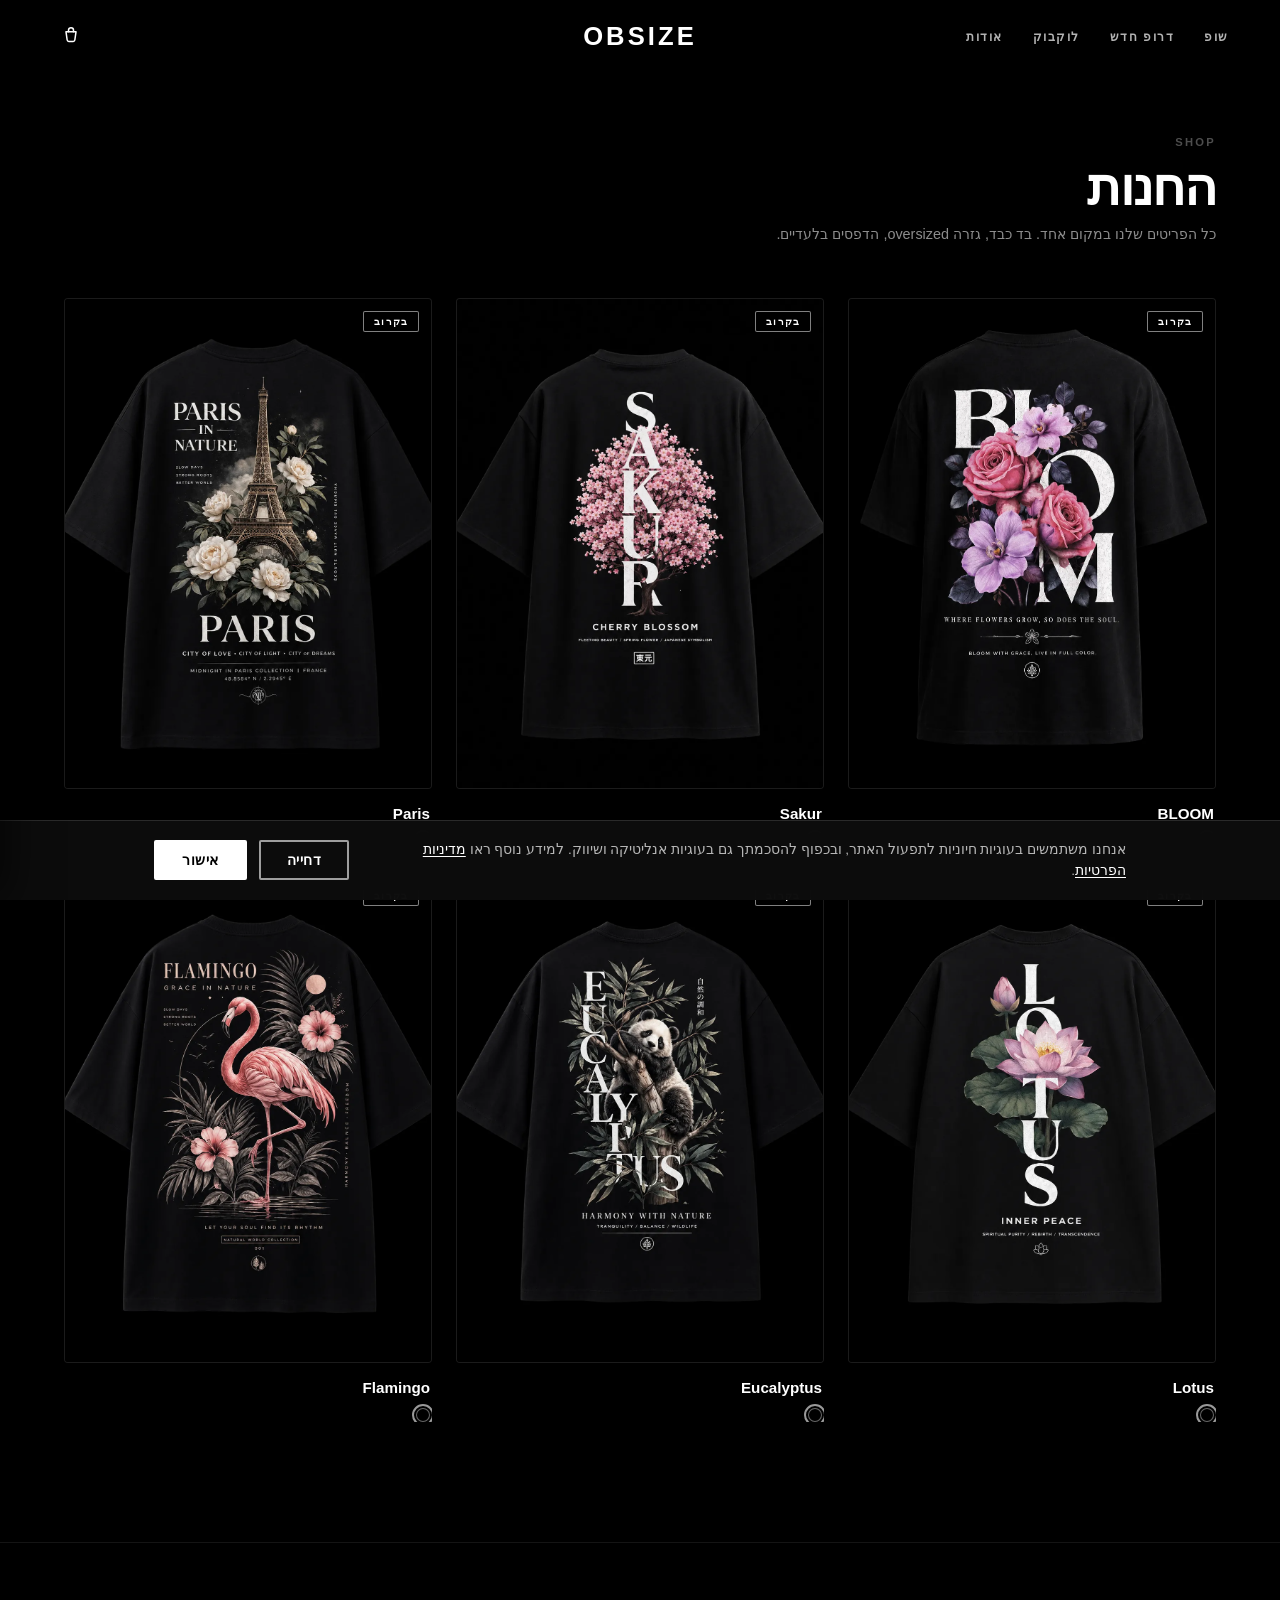
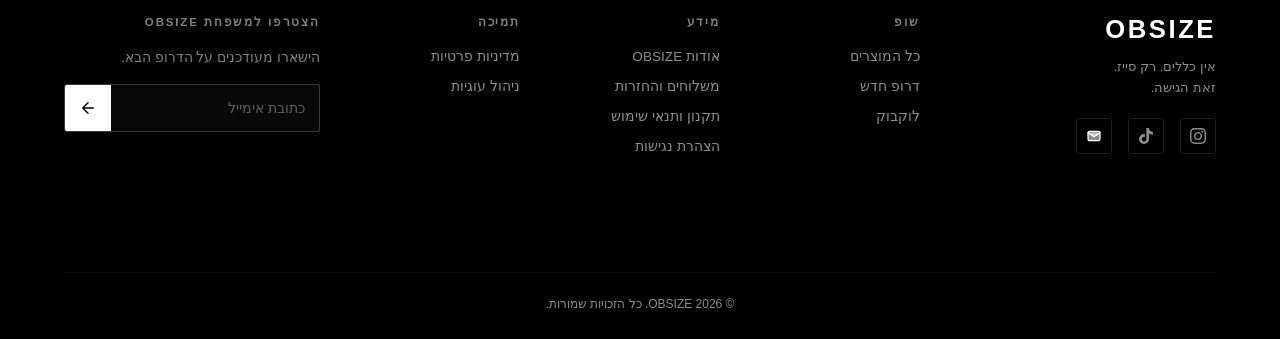
<file: shop.html>
<!DOCTYPE html>
<html lang="he" dir="rtl">
<head>
  <meta charset="UTF-8" />
  <meta name="viewport" content="width=device-width, initial-scale=1.0" />
  <meta http-equiv="Content-Security-Policy" content="default-src 'self'; script-src 'self' https://static.cloudflareinsights.com https://web3forms.com https://hcaptcha.com https://*.hcaptcha.com https://www.googletagmanager.com https://connect.facebook.net; style-src 'self' 'unsafe-inline' https://fonts.googleapis.com https://hcaptcha.com https://*.hcaptcha.com; frame-src https://hcaptcha.com https://*.hcaptcha.com; font-src 'self' https://fonts.gstatic.com; img-src 'self' data: https://www.google-analytics.com https://www.googletagmanager.com https://www.facebook.com https://connect.facebook.net; connect-src 'self' https://cloudflareinsights.com https://api.web3forms.com https://hcaptcha.com https://*.hcaptcha.com https://www.google-analytics.com https://region1.google-analytics.com https://www.googletagmanager.com https://connect.facebook.net https://www.facebook.com; object-src 'none'; base-uri 'self'; form-action 'self'; upgrade-insecure-requests" />
  <meta name="referrer" content="strict-origin-when-cross-origin" />
  <title>OBSIZE — החנות | כל חולצות ה-oversized</title>
  <meta name="description" content="כל חולצות ה-oversized של OBSIZE במקום אחד. בד כותנה כבד, גזרה drop shoulder, הדפסים בלעדיים. משלוח מהיר תוך 48 שעות." />
  <meta name="keywords" content="OBSIZE, חנות, חולצות oversized, אופנת רחוב, streetwear, חולצות פרמיום" />
  <meta name="theme-color" content="#000000" />
  <meta name="author" content="OBSIZE" />
  <link rel="icon" type="image/svg+xml" href="favicon.svg" />
  <link rel="canonical" href="https://obsize.com/shop.html" />

  <!-- Open Graph -->
  <meta property="og:type" content="website" />
  <meta property="og:site_name" content="OBSIZE" />
  <meta property="og:locale" content="he_IL" />
  <meta property="og:title" content="OBSIZE — החנות" />
  <meta property="og:description" content="כל חולצות ה-oversized של OBSIZE. בד כבד, עיצוב נקי, משלוח מהיר." />
  <meta property="og:url" content="https://obsize.com/shop.html" />
  <meta property="og:image" content="https://obsize.com/og-image.png" />
  <meta property="og:image:secure_url" content="https://obsize.com/og-image.png" />
  <meta property="og:image:type" content="image/png" />
  <meta property="og:image:width" content="1200" />
  <meta property="og:image:height" content="630" />
  <meta property="og:image:alt" content="OBSIZE — obsessed with oversized" />

  <!-- Twitter -->
  <meta name="twitter:card" content="summary_large_image" />
  <meta name="twitter:title" content="OBSIZE — החנות" />
  <meta name="twitter:description" content="כל חולצות ה-oversized של OBSIZE." />
  <meta name="twitter:image" content="https://obsize.com/og-image.png" />
  <meta name="twitter:image:alt" content="OBSIZE — obsessed with oversized" />

  <link rel="preconnect" href="https://fonts.googleapis.com" />
  <link rel="preconnect" href="https://fonts.gstatic.com" crossorigin />
  <link href="https://fonts.googleapis.com/css2?family=Heebo:wght@300;400;500;700;900&display=swap" rel="stylesheet" />

  <link rel="stylesheet" href="styles.css?v=41" />

  <!-- Schema.org -->
  <script type="application/ld+json">
  {
    "@context": "https://schema.org",
    "@type": "CollectionPage",
    "name": "OBSIZE — החנות",
    "url": "https://obsize.com/shop.html",
    "description": "כל חולצות ה-oversized של OBSIZE",
    "isPartOf": {
      "@type": "WebSite",
      "name": "OBSIZE",
      "url": "https://obsize.com/"
    }
  }
  </script>
</head>

<body>

  <!-- ─── HEADER ─── -->
  <header id="navbar">
    <nav class="nav-links" aria-label="ניווט ראשי">
      <a href="#shop">שופ</a>
      <a href="index.html#products">דרופ חדש</a>
      <a href="index.html#lookbook">לוקבוק</a>
      <a href="index.html#benefits">אודות</a>
    </nav>

    <a href="index.html" class="nav-logo">OBSIZE</a>

    <div class="nav-actions">
      <button class="nav-icon cart-toggle" id="cartToggle" aria-label="פתח עגלה">
        <svg viewBox="0 0 24 24" fill="none" stroke="currentColor" stroke-width="1.8" stroke-linecap="round" stroke-linejoin="round" aria-hidden="true">
          <path d="M6 7h12l-1.4 9.8a2 2 0 0 1-2 1.7H9.4a2 2 0 0 1-2-1.7L6 7Z"/>
          <path d="M9 7V5a3 3 0 0 1 6 0v2"/>
        </svg>
        <span class="cart-badge" id="cartBadge" hidden>0</span>
      </button>
      <button class="hamburger" id="hamburger" aria-label="תפריט">
        <span></span><span></span><span></span>
      </button>
    </div>
  </header>

  <div class="mobile-menu" id="mobileMenu">
    <a href="#shop">שופ</a>
    <a href="index.html#products">דרופ חדש</a>
    <a href="index.html#lookbook">לוקבוק</a>
    <a href="index.html#benefits">אודות</a>
    <a href="#shop" class="btn btn-primary">לקנייה עכשיו</a>
  </div>

  <!-- ─── SHOP (full catalog) ─── -->
  <section id="shop">
    <div class="section-header shop-intro reveal">
      <div>
        <p class="section-label">SHOP</p>
        <h1 class="section-title">החנות</h1>
        <p class="section-sub">כל הפריטים שלנו במקום אחד. בד כבד, גזרה oversized, הדפסים בלעדיים.</p>
      </div>
    </div>

    <div class="shop-grid" id="productsGrid"></div>
  </section>

  <!-- ─── FOOTER ─── -->
  <footer>
    <div class="footer-top">
      <div class="footer-brand">
        <p class="footer-logo">OBSIZE</p>
        <p class="footer-tagline">אין כללים. רק סייז.<br/>זאת הגישה.</p>
        <div class="social-icons">
          <a href="https://www.instagram.com/obsize" target="_blank" rel="noopener noreferrer" class="social-icon" aria-label="Instagram">
            <svg viewBox="0 0 24 24"><path d="M12 2.163c3.204 0 3.584.012 4.85.07 3.252.148 4.771 1.691 4.919 4.919.058 1.265.069 1.645.069 4.849 0 3.205-.012 3.584-.069 4.849-.149 3.225-1.664 4.771-4.919 4.919-1.266.058-1.644.07-4.85.07-3.204 0-3.584-.012-4.849-.07-3.26-.149-4.771-1.699-4.919-4.92-.058-1.265-.07-1.644-.07-4.849 0-3.204.013-3.583.07-4.849.149-3.227 1.664-4.771 4.919-4.919 1.266-.057 1.645-.069 4.849-.069zm0-2.163c-3.259 0-3.667.014-4.947.072-4.358.2-6.78 2.618-6.98 6.98-.059 1.281-.073 1.689-.073 4.948 0 3.259.014 3.668.072 4.948.2 4.358 2.618 6.78 6.98 6.98 1.281.058 1.689.072 4.948.072 3.259 0 3.668-.014 4.948-.072 4.354-.2 6.782-2.618 6.979-6.98.059-1.28.073-1.689.073-4.948 0-3.259-.014-3.667-.072-4.947-.196-4.354-2.617-6.78-6.979-6.98-1.281-.059-1.69-.073-4.949-.073zm0 5.838c-3.403 0-6.162 2.759-6.162 6.162s2.759 6.163 6.162 6.163 6.162-2.759 6.162-6.163c0-3.403-2.759-6.162-6.162-6.162zm0 10.162c-2.209 0-4-1.79-4-4 0-2.209 1.791-4 4-4s4 1.791 4 4c0 2.21-1.791 4-4 4zm6.406-11.845c-.796 0-1.441.645-1.441 1.44s.645 1.44 1.441 1.44c.795 0 1.439-.645 1.439-1.44s-.644-1.44-1.439-1.44z"/></svg>
          </a>
          <a href="https://www.tiktok.com/@obsize" target="_blank" rel="noopener noreferrer" class="social-icon" aria-label="TikTok">
            <svg viewBox="0 0 24 24"><path d="M12.525.02c1.31-.02 2.61-.01 3.91-.02.08 1.53.63 3.09 1.75 4.17 1.12 1.11 2.7 1.62 4.24 1.79v4.03c-1.44-.05-2.89-.35-4.2-.97-.57-.26-1.1-.59-1.62-.93-.01 2.92.01 5.84-.02 8.75-.08 1.4-.54 2.79-1.35 3.94-1.31 1.92-3.58 3.17-5.91 3.21-1.43.08-2.86-.31-4.08-1.03-2.02-1.19-3.44-3.37-3.65-5.71-.02-.5-.03-1-.01-1.49.18-1.9 1.12-3.72 2.58-4.96 1.66-1.44 3.98-2.13 6.15-1.72.02 1.48-.04 2.96-.04 4.44-.99-.32-2.15-.23-3.02.37-.63.41-1.11 1.04-1.36 1.75-.21.51-.15 1.07-.14 1.61.24 1.64 1.82 3.02 3.5 2.87 1.12-.01 2.19-.66 2.77-1.61.19-.33.4-.67.41-1.06.1-1.79.06-3.57.07-5.36.01-4.03-.01-8.05.02-12.07z"/></svg>
          </a>
          <a href="mailto:hello@obsize.com" class="social-icon" aria-label="אימייל">
            <svg viewBox="0 0 24 24" fill="none" stroke="currentColor" stroke-width="1.8" stroke-linecap="round" stroke-linejoin="round"><rect x="3" y="5" width="18" height="14" rx="2"/><path d="M3 7l9 6 9-6"/></svg>
          </a>
        </div>
      </div>

      <div class="footer-col">
        <p class="footer-col-title">שופ</p>
        <ul class="footer-links">
          <li><a href="shop.html">כל המוצרים</a></li>
          <li><a href="index.html#products">דרופ חדש</a></li>
          <li><a href="index.html#lookbook">לוקבוק</a></li>
        </ul>
      </div>

      <div class="footer-col">
        <p class="footer-col-title">מידע</p>
        <ul class="footer-links">
          <li><a href="index.html#benefits">אודות OBSIZE</a></li>
          <li><a href="terms.html">משלוחים והחזרות</a></li>
          <li><a href="terms.html">תקנון ותנאי שימוש</a></li>
          <li><a href="accessibility.html">הצהרת נגישות</a></li>
        </ul>
      </div>

      <div class="footer-col">
        <p class="footer-col-title">תמיכה</p>
        <ul class="footer-links">
          <li><a href="privacy.html">מדיניות פרטיות</a></li>
          <li><a href="#" data-cookie-settings>ניהול עוגיות</a></li>
        </ul>
      </div>

      <div class="footer-newsletter" id="newsletter">
        <p class="footer-col-title">הצטרפו למשפחת OBSIZE</p>
        <p class="newsletter-sub">הישארו מעודכנים על הדרופ הבא.</p>
        <!-- The <form> is the wrapper so the hCaptcha token field sits inside it;
             .newsletter-form stays the bordered input row it has always been. -->
        <form id="newsletterForm" novalidate>
          <div class="newsletter-form">
            <input type="email" id="newsletterEmail" name="email" required placeholder="כתובת אימייל" aria-label="כתובת אימייל" />
            <button type="submit" class="newsletter-btn" aria-label="הרשמה לניוזלטר">
              <svg viewBox="0 0 24 24" fill="none" stroke="currentColor" stroke-width="2" stroke-linecap="round" stroke-linejoin="round" aria-hidden="true"><path d="M19 12H5M12 5l-7 7 7 7"/></svg>
            </button>
          </div>
          <div class="h-captcha newsletter-captcha" data-captcha="true"></div>
        </form>
        <p class="newsletter-msg" id="newsletterMsg" role="status" aria-live="polite" hidden></p>
      </div>
    </div>

    <div class="footer-bottom">
      <p class="footer-copyright">© 2026 OBSIZE. כל הזכויות שמורות.</p>
    </div>
  </footer>


  <!-- ─── CART DRAWER ─── -->
  <div class="cart-backdrop" id="cartBackdrop" aria-hidden="true"></div>
  <aside class="cart-drawer" id="cartDrawer" aria-label="עגלת קניות" aria-hidden="true" inert>
    <header class="cart-drawer-header">
      <h2 class="cart-drawer-title">העגלה שלך</h2>
      <button class="cart-drawer-close" id="cartClose" aria-label="סגור עגלה">&times;</button>
    </header>
    <div class="cart-empty" id="cartEmpty">
      <p>העגלה שלך ריקה</p>
      <span>הוסף פריטים כדי להתחיל</span>
    </div>
    <div class="cart-items" id="cartItems" hidden></div>
    <footer class="cart-drawer-footer" id="cartFooter" hidden>
      <div class="cart-subtotal">
        <span>סה"כ ביניים</span>
        <strong id="cartTotal">₪0</strong>
      </div>
      <p class="cart-shipping-note">משלוח יחושב בצ׳קאאוט</p>
      <button class="btn btn-primary cart-checkout" id="cartCheckout">הרשמה לדרופ</button>
    </footer>
  </aside>

  <!-- ─── JS ─── -->
  <!-- hCaptcha renderer (Web3Forms) — renders the newsletter widget -->
  <script src="https://web3forms.com/client/script.js" async defer></script>
  <script src="analytics.js?v=41"></script>
  <script src="consent.js?v=41"></script>
  <script src="products.js?v=41"></script>
  <script src="script.js?v=41" defer></script>
</body>
</html>
</file>
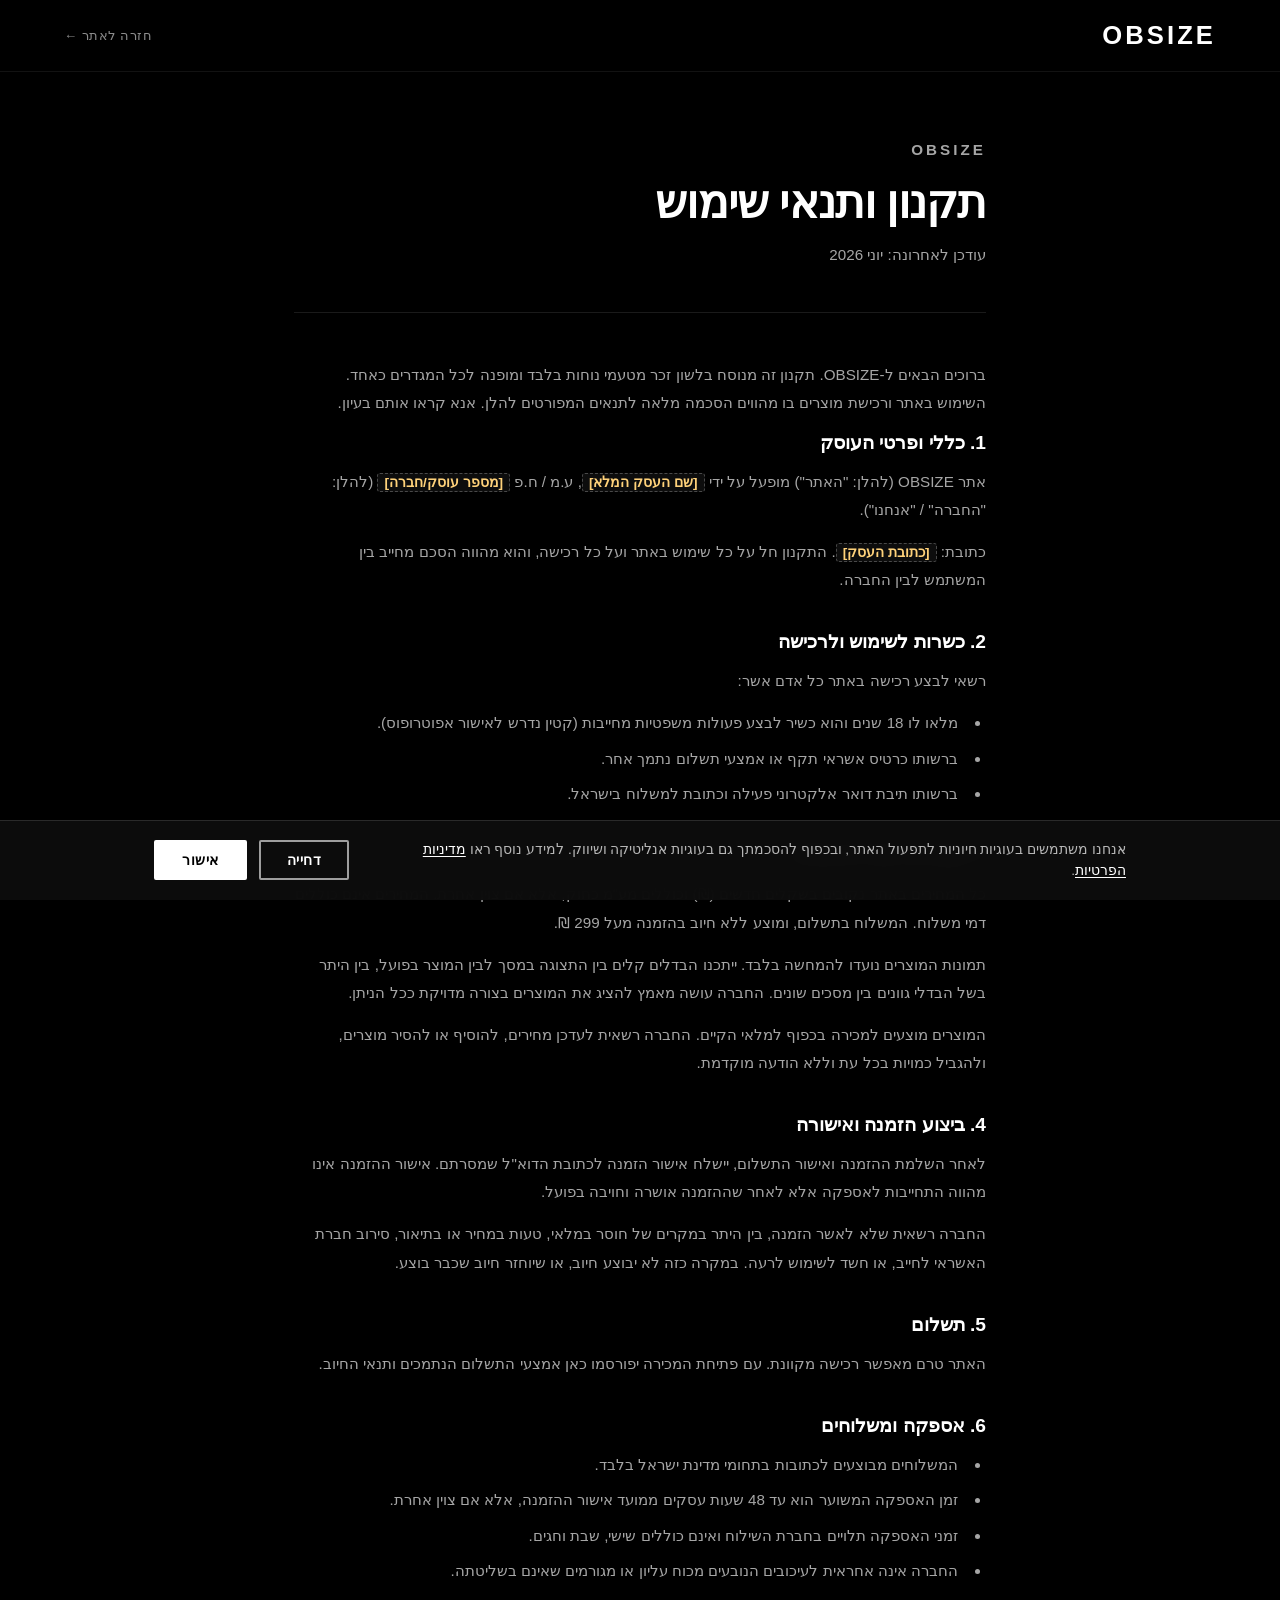
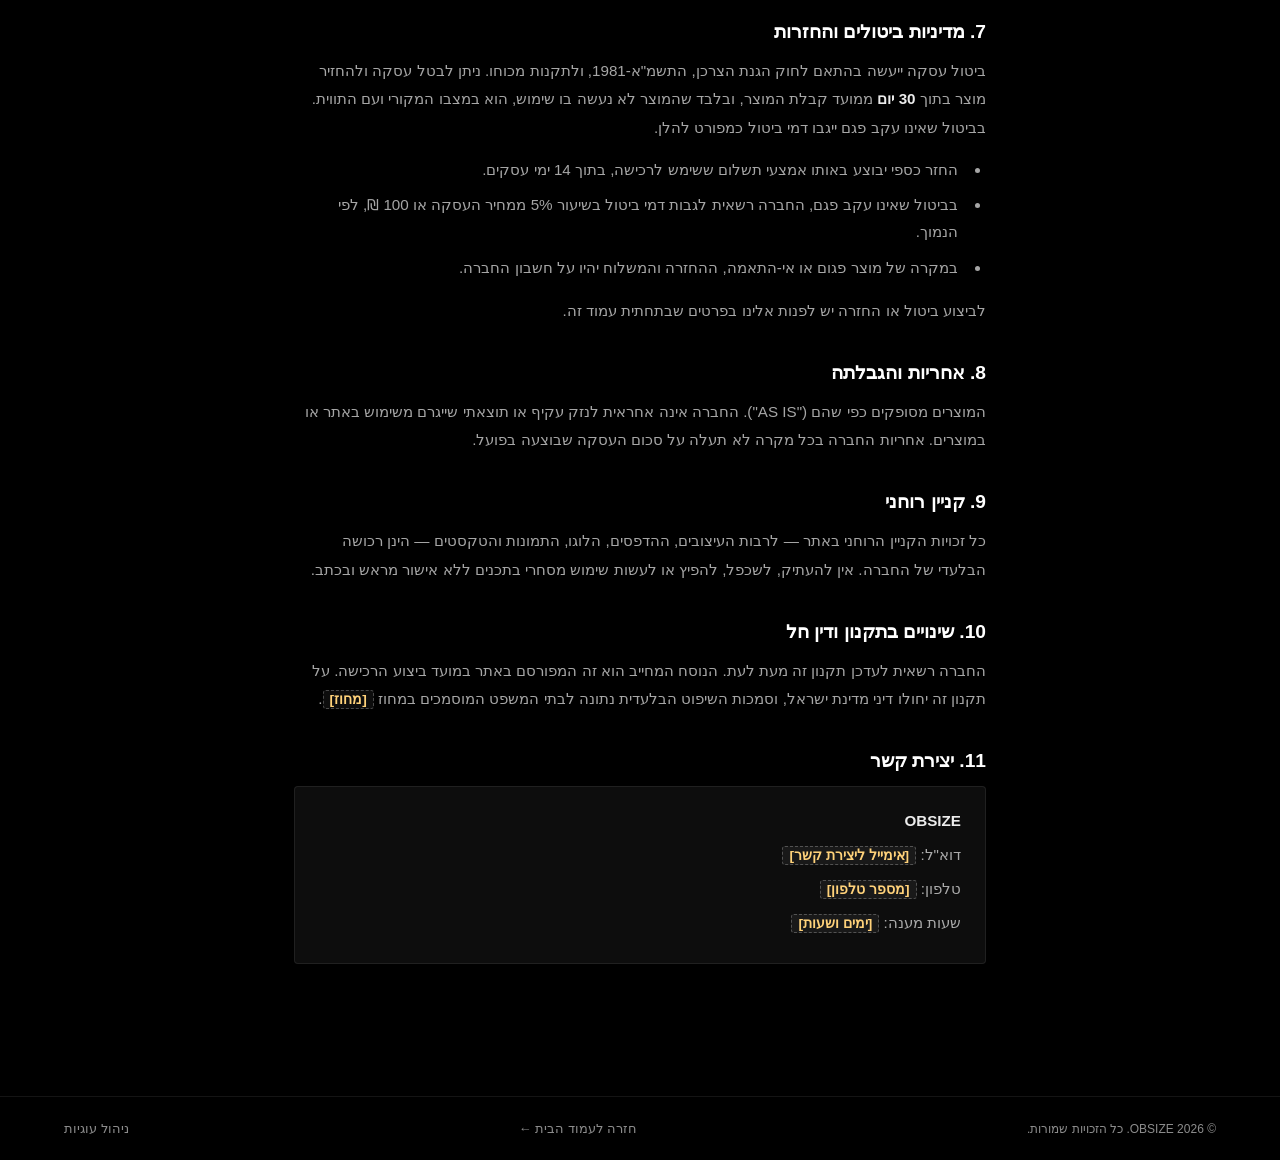
<file: terms.html>
<!DOCTYPE html>
<html lang="he" dir="rtl">
<head>
  <meta charset="UTF-8" />
  <meta name="viewport" content="width=device-width, initial-scale=1.0" />
  <meta http-equiv="Content-Security-Policy" content="default-src 'self'; script-src 'self' https://static.cloudflareinsights.com https://www.googletagmanager.com https://connect.facebook.net; style-src 'self' 'unsafe-inline' https://fonts.googleapis.com; font-src 'self' https://fonts.gstatic.com; img-src 'self' data: https://www.google-analytics.com https://www.googletagmanager.com https://www.facebook.com https://connect.facebook.net; connect-src 'self' https://cloudflareinsights.com https://www.google-analytics.com https://region1.google-analytics.com https://www.googletagmanager.com https://connect.facebook.net https://www.facebook.com; object-src 'none'; base-uri 'self'; form-action 'self'; upgrade-insecure-requests" />
  <meta name="referrer" content="strict-origin-when-cross-origin" />
  <title>OBSIZE — תקנון ותנאי שימוש</title>
  <meta name="description" content="תקנון ותנאי השימוש של חנות OBSIZE — מדיניות הזמנות, משלוחים, החזרות וביטולים." />
  <meta name="theme-color" content="#000000" />
  <link rel="icon" type="image/svg+xml" href="favicon.svg" />
  <link rel="canonical" href="https://obsize.com/terms.html" />
  <link rel="preconnect" href="https://fonts.googleapis.com" />
  <link rel="preconnect" href="https://fonts.gstatic.com" crossorigin />
  <link href="https://fonts.googleapis.com/css2?family=Heebo:wght@300;400;500;700;900&display=swap" rel="stylesheet" />
  <link rel="stylesheet" href="styles.css?v=41" />
</head>

<body>
  <header class="checkout-header">
    <a href="index.html" class="nav-logo">OBSIZE</a>
    <a href="index.html" class="checkout-continue">חזרה לאתר ←</a>
  </header>

  <main class="legal">
    <div class="legal-header">
      <p class="legal-eyebrow">OBSIZE</p>
      <h1 class="legal-title">תקנון ותנאי שימוש</h1>
      <p class="legal-updated">עודכן לאחרונה: יוני 2026</p>
    </div>

    <p class="legal-intro">
      ברוכים הבאים ל-OBSIZE. תקנון זה מנוסח בלשון זכר מטעמי נוחות בלבד ומופנה לכל המגדרים כאחד.
      השימוש באתר ורכישת מוצרים בו מהווים הסכמה מלאה לתנאים המפורטים להלן. אנא קראו אותם בעיון.
    </p>

    <section>
      <h2>1. כללי ופרטי העוסק</h2>
      <p>
        אתר OBSIZE (להלן: "האתר") מופעל על ידי
        <span class="legal-placeholder">[שם העסק המלא]</span>,
        ע.מ / ח.פ <span class="legal-placeholder">[מספר עוסק/חברה]</span>
        (להלן: "החברה" / "אנחנו").
      </p>
      <p>
        כתובת: <span class="legal-placeholder">[כתובת העסק]</span>.
        התקנון חל על כל שימוש באתר ועל כל רכישה, והוא מהווה הסכם מחייב בין המשתמש לבין החברה.
      </p>
    </section>

    <section>
      <h2>2. כשרות לשימוש ולרכישה</h2>
      <p>רשאי לבצע רכישה באתר כל אדם אשר:</p>
      <ul>
        <li>מלאו לו 18 שנים והוא כשיר לבצע פעולות משפטיות מחייבות (קטין נדרש לאישור אפוטרופוס).</li>
        <li>ברשותו כרטיס אשראי תקף או אמצעי תשלום נתמך אחר.</li>
        <li>ברשותו תיבת דואר אלקטרוני פעילה וכתובת למשלוח בישראל.</li>
      </ul>
    </section>

    <section>
      <h2>3. מוצרים, מחירים ומלאי</h2>
      <p>
        כל המחירים באתר נקובים בשקלים חדשים (₪) וכוללים מע"מ כחוק, אלא אם צוין אחרת.
        המחירים אינם כוללים דמי משלוח. המשלוח בתשלום, ומוצע ללא חיוב בהזמנה מעל 299 ₪.
      </p>
      <p>
        תמונות המוצרים נועדו להמחשה בלבד. ייתכנו הבדלים קלים בין התצוגה במסך לבין המוצר בפועל,
        בין היתר בשל הבדלי גוונים בין מסכים שונים. החברה עושה מאמץ להציג את המוצרים בצורה מדויקת ככל הניתן.
      </p>
      <p>
        המוצרים מוצעים למכירה בכפוף למלאי הקיים. החברה רשאית לעדכן מחירים, להוסיף או להסיר מוצרים,
        ולהגביל כמויות בכל עת וללא הודעה מוקדמת.
      </p>
    </section>

    <section>
      <h2>4. ביצוע הזמנה ואישורה</h2>
      <p>
        לאחר השלמת ההזמנה ואישור התשלום, יישלח אישור הזמנה לכתובת הדוא"ל שמסרתם.
        אישור ההזמנה אינו מהווה התחייבות לאספקה אלא לאחר שההזמנה אושרה וחויבה בפועל.
      </p>
      <p>
        החברה רשאית שלא לאשר הזמנה, בין היתר במקרים של חוסר במלאי, טעות במחיר או בתיאור,
        סירוב חברת האשראי לחייב, או חשד לשימוש לרעה. במקרה כזה לא יבוצע חיוב, או שיוחזר חיוב שכבר בוצע.
      </p>
    </section>

    <section>
      <h2>5. תשלום</h2>
      <p>
        האתר טרם מאפשר רכישה מקוונת. עם פתיחת המכירה יפורסמו כאן אמצעי התשלום הנתמכים
        ותנאי החיוב.
      </p>
    </section>

    <section>
      <h2>6. אספקה ומשלוחים</h2>
      <ul>
        <li>המשלוחים מבוצעים לכתובות בתחומי מדינת ישראל בלבד.</li>
        <li>זמן האספקה המשוער הוא עד 48 שעות עסקים ממועד אישור ההזמנה, אלא אם צוין אחרת.</li>
        <li>זמני האספקה תלויים בחברת השילוח ואינם כוללים שישי, שבת וחגים.</li>
        <li>החברה אינה אחראית לעיכובים הנובעים מכוח עליון או מגורמים שאינם בשליטתה.</li>
      </ul>
    </section>

    <section>
      <h2>7. מדיניות ביטולים והחזרות</h2>
      <p>
        ביטול עסקה ייעשה בהתאם לחוק הגנת הצרכן, התשמ"א-1981, ולתקנות מכוחו.
        ניתן לבטל עסקה ולהחזיר מוצר בתוך <strong>30 יום</strong> ממועד קבלת המוצר, ובלבד שהמוצר
        לא נעשה בו שימוש, הוא במצבו המקורי ועם התווית. בביטול שאינו עקב פגם ייגבו דמי ביטול
        כמפורט להלן.
      </p>
      <ul>
        <li>החזר כספי יבוצע באותו אמצעי תשלום ששימש לרכישה, בתוך 14 ימי עסקים.</li>
        <li>בביטול שאינו עקב פגם, החברה רשאית לגבות דמי ביטול בשיעור 5% ממחיר העסקה או 100 ₪, לפי הנמוך.</li>
        <li>במקרה של מוצר פגום או אי-התאמה, ההחזרה והמשלוח יהיו על חשבון החברה.</li>
      </ul>
      <p>לביצוע ביטול או החזרה יש לפנות אלינו בפרטים שבתחתית עמוד זה.</p>
    </section>

    <section>
      <h2>8. אחריות והגבלתה</h2>
      <p>
        המוצרים מסופקים כפי שהם ("AS IS"). החברה אינה אחראית לנזק עקיף או תוצאתי שייגרם משימוש באתר או במוצרים.
        אחריות החברה בכל מקרה לא תעלה על סכום העסקה שבוצעה בפועל.
      </p>
    </section>

    <section>
      <h2>9. קניין רוחני</h2>
      <p>
        כל זכויות הקניין הרוחני באתר — לרבות העיצובים, ההדפסים, הלוגו, התמונות והטקסטים — הינן רכושה הבלעדי של החברה.
        אין להעתיק, לשכפל, להפיץ או לעשות שימוש מסחרי בתכנים ללא אישור מראש ובכתב.
      </p>
    </section>

    <section>
      <h2>10. שינויים בתקנון ודין חל</h2>
      <p>
        החברה רשאית לעדכן תקנון זה מעת לעת. הנוסח המחייב הוא זה המפורסם באתר במועד ביצוע הרכישה.
        על תקנון זה יחולו דיני מדינת ישראל, וסמכות השיפוט הבלעדית נתונה לבתי המשפט המוסמכים במחוז
        <span class="legal-placeholder">[מחוז]</span>.
      </p>
    </section>

    <section>
      <h2>11. יצירת קשר</h2>
      <div class="legal-contact-box">
        <p><strong>OBSIZE</strong></p>
        <p>דוא"ל: <span class="legal-placeholder">[אימייל ליצירת קשר]</span></p>
        <p>טלפון: <span class="legal-placeholder">[מספר טלפון]</span></p>
        <p>שעות מענה: <span class="legal-placeholder">[ימים ושעות]</span></p>
      </div>
    </section>
  </main>

  <footer class="footer-min">
    <p class="footer-copyright">© 2026 OBSIZE. כל הזכויות שמורות.</p>
    <a href="index.html" class="footer-link">חזרה לעמוד הבית ←</a>
    <a href="#" class="footer-link" data-cookie-settings>ניהול עוגיות</a>
  </footer>
  <script src="analytics.js?v=41"></script>
  <script src="consent.js?v=41"></script>
</body>
</html>
</file>
<file: styles.css>
/* ─── Custom Properties ─── */
    :root {
      --black:       #000000;
      --white:       #ffffff;
      --gray-100:    #f5f5f5;
      --gray-200:    #e0e0e0;
      --gray-400:    #9e9e9e;
      --gray-600:    #4a4a4a;
      --gray-800:    #1a1a1a;
      --gray-900:    #0d0d0d;

      --font-main:   'Heebo', sans-serif;

      --ease:        0.3s ease;
      --ease-slow:   0.6s ease;

      --nav-h:       72px;
    }

    /* ─── Reset ─── */
    *, *::before, *::after { box-sizing: border-box; margin: 0; padding: 0; }
html { scroll-behavior: smooth; }
    body {
      font-family: var(--font-main);
      background: var(--black);
      color: var(--white);
      direction: rtl;
      overflow-x: hidden;
      -webkit-font-smoothing: antialiased;
    }
    a { color: inherit; text-decoration: none; }
    img { display: block; width: 100%; }
    ul { list-style: none; }
    button { cursor: pointer; font-family: var(--font-main); border: none; background: none; }

    /* ─── Fade-in on scroll ─── */
    .reveal {
      opacity: 0;
      transform: translateY(32px);
      transition: opacity 0.7s ease, transform 0.7s ease;
    }
    .reveal.visible {
      opacity: 1;
      transform: translateY(0);
    }
    .reveal-delay-1 { transition-delay: 0.1s; }
    .reveal-delay-2 { transition-delay: 0.2s; }
    .reveal-delay-3 { transition-delay: 0.3s; }
    .reveal-delay-4 { transition-delay: 0.4s; }

    /* ─── Buttons ─── */
    .btn {
      display: inline-flex;
      align-items: center;
      justify-content: center;
      padding: 14px 36px;
      font-size: 0.95rem;
      font-weight: 700;
      letter-spacing: 0.04em;
      border-radius: 2px;
      transition: background var(--ease), color var(--ease), border-color var(--ease), transform var(--ease), box-shadow var(--ease);
    }
    .btn:active { transform: scale(0.97); }

    .btn-primary {
      background: var(--white);
      color: var(--black);
      border: 2px solid var(--white);
    }
    .btn-primary:hover {
      background: var(--black);
      color: var(--white);
    }

    .btn-outline {
      background: transparent;
      color: var(--white);
      border: 2px solid rgba(255,255,255,0.6);
    }
    .btn-outline:hover {
      border-color: var(--white);
      background: rgba(255,255,255,0.06);
    }

    /* ─── NAV ─── */
    #navbar {
      position: fixed;
      top: 0; right: 0; left: 0;
      z-index: 100;
      height: var(--nav-h);
      display: flex;
      align-items: center;
      justify-content: space-between;
      padding: 0 5vw;
      background: rgba(0,0,0,0.0);
      transition: background 0.4s ease, backdrop-filter 0.4s ease;
    }
    #navbar.scrolled {
      background: rgba(0,0,0,0.88);
      backdrop-filter: blur(12px);
      -webkit-backdrop-filter: blur(12px);
      border-bottom: 1px solid rgba(255,255,255,0.07);
    }

    .nav-logo {
      font-size: 1.6rem;
      font-weight: 900;
      letter-spacing: 0.12em;
      text-transform: uppercase;
    }

    .nav-links {
      display: flex;
      gap: 36px;
    }
    .nav-links a {
      font-size: 0.85rem;
      font-weight: 500;
      letter-spacing: 0.06em;
      color: rgba(255,255,255,0.75);
      transition: color var(--ease);
    }
    .nav-links a:hover { color: var(--white); }

    .nav-end {
      display: flex;
      align-items: center;
      gap: 12px;
    }
    .nav-end .btn { padding: 10px 22px; font-size: 0.82rem; }

    /* hamburger */
    .hamburger {
      display: none;
      flex-direction: column;
      gap: 5px;
      background: none;
      border: none;
      cursor: pointer;
      padding: 4px;
    }
    .hamburger span {
      display: block;
      width: 24px;
      height: 2px;
      background: var(--white);
      border-radius: 2px;
      transition: transform 0.3s ease, opacity 0.3s ease;
    }
    .hamburger.open span:nth-child(1) { transform: translateY(7px) rotate(45deg); }
    .hamburger.open span:nth-child(2) { opacity: 0; }
    .hamburger.open span:nth-child(3) { transform: translateY(-7px) rotate(-45deg); }

    .mobile-menu {
      display: none;
      position: fixed;
      top: var(--nav-h);
      right: 0; left: 0;
      background: var(--black);
      border-top: 1px solid rgba(255,255,255,0.08);
      padding: 32px 5vw 40px;
      z-index: 99;
      flex-direction: column;
      gap: 24px;
    }
    .mobile-menu.open { display: flex; }
    .mobile-menu a {
      font-size: 1.1rem;
      font-weight: 500;
      color: rgba(255,255,255,0.8);
      border-bottom: 1px solid rgba(255,255,255,0.07);
      padding-bottom: 16px;
      transition: color var(--ease);
    }
    .mobile-menu a:hover { color: var(--white); }
    .mobile-menu .btn { width: 100%; margin-top: 8px; border-bottom: none; }
    /* The CTA is an <a>, so .mobile-menu a would paint its label white on the
       white button — force the primary button's own colours back. */
    .mobile-menu .btn-primary { color: var(--black); }
    .mobile-menu .btn-primary:hover { color: var(--black); }

    /* ─── TICKER ─── */
    #ticker {
      border-top: 1px solid rgba(255,255,255,0.08);
      border-bottom: 1px solid rgba(255,255,255,0.08);
      overflow: hidden;
      padding: 18px 0;
      background: var(--gray-900);
    }

    .ticker-track {
      display: flex;
      width: max-content;
      animation: ticker-scroll 26s linear infinite;
    }
    .ticker-track:hover { animation-play-state: paused; }

    @keyframes ticker-scroll {
      from { transform: translateX(0); }
      to   { transform: translateX(-50%); }
    }

    .ticker-item {
      display: flex;
      align-items: center;
      gap: 12px;
      padding: 0 40px;
      white-space: nowrap;
      font-size: 0.82rem;
      font-weight: 600;
      letter-spacing: 0.1em;
      text-transform: uppercase;
      color: rgba(255,255,255,0.7);
    }
    .ticker-sep {
      width: 4px; height: 4px;
      background: rgba(255,255,255,0.25);
      border-radius: 50%;
    }

    /* ─── PRODUCTS ─── */
    #products {
      padding: 120px 5vw;
    }

    .section-header {
      display: flex;
      align-items: flex-end;
      justify-content: space-between;
      margin-bottom: 64px;
    }

    .section-label {
      font-size: 0.7rem;
      font-weight: 700;
      letter-spacing: 0.2em;
      text-transform: uppercase;
      color: rgba(255,255,255,0.3);
      margin-bottom: 12px;
    }

    .section-title {
      font-size: clamp(2rem, 4vw, 3.2rem);
      font-weight: 900;
      letter-spacing: -0.02em;
      line-height: 1.1;
    }

    .section-link {
      font-size: 0.82rem;
      font-weight: 600;
      letter-spacing: 0.06em;
      color: rgba(255,255,255,0.45);
      border-bottom: 1px solid rgba(255,255,255,0.2);
      padding-bottom: 2px;
      transition: color var(--ease), border-color var(--ease);
      white-space: nowrap;
    }
    .section-link:hover { color: var(--white); border-color: var(--white); }

    .products-grid {
      display: grid;
      grid-template-columns: repeat(4, 1fr);
      gap: 24px;
    }

    /* ─── SHOP PAGE (shop.html) ─── */
    /* Dedicated full catalog: clears the fixed navbar, 3 columns on desktop
       and 2 on phones (the homepage grid stays a single-column showcase). */
    #shop {
      padding: calc(var(--nav-h) + 64px) 5vw 120px;
    }
    .shop-intro { margin-bottom: 56px; }
    .shop-grid {
      display: grid;
      grid-template-columns: repeat(3, 1fr);
      gap: 24px;
    }
    @media (max-width: 768px) {
      #shop { padding: calc(var(--nav-h) + 36px) 5vw 80px; }
      .shop-intro { margin-bottom: 36px; }
      .shop-grid { grid-template-columns: repeat(2, 1fr); gap: 14px; }
    }

    .product-card {
      background: var(--gray-900);
      border: 1px solid rgba(255,255,255,0.06);
      border-radius: 4px;
      overflow: hidden;
      position: relative;
      cursor: pointer;
      transition: border-color var(--ease), transform var(--ease);
    }
    .product-card:hover {
      border-color: rgba(255,255,255,0.2);
      transform: translateY(-4px);
    }

    .product-img {
      aspect-ratio: 3/4;
      background: var(--gray-800);
      position: relative;
      overflow: hidden;
      display: flex;
      align-items: center;
      justify-content: center;
    }
    .product-img::before {
      content: '';
      position: absolute;
      inset: 0;
      background: linear-gradient(to bottom, transparent 60%, rgba(0,0,0,0.5));
    }

    /* Placeholder shirt illustration */
    .shirt-placeholder {
      width: 65%;
      opacity: 0.12;
    }

    .product-img-overlay {
      position: absolute;
      inset: 0;
      display: flex;
      align-items: flex-end;
      justify-content: center;
      padding-bottom: 24px;
      opacity: 0;
      transition: opacity var(--ease);
    }
    .product-card:hover .product-img-overlay {
      opacity: 1;
    }
    @media (hover: none) {
      .product-img-overlay { opacity: 1; }
    }
    .product-img-overlay .btn {
      padding: 12px 28px;
      font-size: 0.82rem;
    }

    .product-info {
      padding: 20px;
    }
    .product-tag {
      font-size: 0.68rem;
      font-weight: 700;
      letter-spacing: 0.14em;
      text-transform: uppercase;
      color: rgba(255,255,255,0.3);
      margin-bottom: 8px;
    }
    .product-name {
      font-size: 1rem;
      font-weight: 700;
      margin-bottom: 6px;
    }
    .product-price {
      font-size: 0.9rem;
      font-weight: 500;
      color: rgba(255,255,255,0.6);
    }
    .product-colors {
      display: flex;
      gap: 8px;
      margin-top: 12px;
    }
    .color-dot {
      width: 14px; height: 14px;
      border-radius: 50%;
      border: 1px solid rgba(255,255,255,0.2);
      cursor: pointer;
      transition: transform var(--ease);
    }
    .color-dot:hover { transform: scale(1.25); }

    .product-sizes {
      display: flex;
      gap: 6px;
      margin-top: 14px;
      flex-wrap: wrap;
    }
    .size-btn {
      width: 36px;
      height: 36px;
      border: 1px solid rgba(255,255,255,0.15);
      border-radius: 2px;
      background: transparent;
      color: rgba(255,255,255,0.5);
      font-family: var(--font-main);
      font-size: 0.72rem;
      font-weight: 700;
      letter-spacing: 0.04em;
      cursor: pointer;
      transition: border-color var(--ease), color var(--ease), background var(--ease);
    }
    .size-btn:hover {
      border-color: rgba(255,255,255,0.45);
      color: var(--white);
    }
    .size-btn.active {
      background: var(--white);
      color: var(--black);
      border-color: var(--white);
    }
    .size-btn.sold-out {
      opacity: 0.25;
      cursor: not-allowed;
      text-decoration: line-through;
    }
    .size-btn.sold-out:hover {
      border-color: rgba(255,255,255,0.15);
      color: rgba(255,255,255,0.5);
    }

    /* Card accent line top */
    .product-card::after {
      content: '';
      position: absolute;
      top: 0; right: 0; left: 0;
      height: 2px;
      background: linear-gradient(90deg, transparent, rgba(255,255,255,0.3), transparent);
      opacity: 0;
      transition: opacity var(--ease);
    }
    .product-card:hover::after { opacity: 1; }

    /* ─── FOOTER ─── */
    footer {
      border-top: 1px solid rgba(255,255,255,0.08);
      padding: 60px 5vw 32px;
    }

    .footer-top {
      display: grid;
      grid-template-columns: 1fr auto auto;
      gap: 64px;
      align-items: start;
      margin-bottom: 48px;
    }

    .footer-logo {
      font-size: 1.4rem;
      font-weight: 900;
      letter-spacing: 0.1em;
      text-transform: uppercase;
      margin-bottom: 12px;
    }
    .footer-tagline {
      font-size: 0.82rem;
      color: rgba(255,255,255,0.55);
      max-width: 240px;
      line-height: 1.6;
    }

    .footer-col-title {
      font-size: 0.7rem;
      font-weight: 700;
      letter-spacing: 0.18em;
      text-transform: uppercase;
      color: rgba(255,255,255,0.55);
      margin-bottom: 20px;
    }
    .footer-links {
      display: flex;
      flex-direction: column;
      gap: 12px;
    }
    .footer-links a {
      font-size: 0.85rem;
      color: rgba(255,255,255,0.55);
      transition: color var(--ease);
    }
    .footer-links a:hover { color: var(--white); }

    .footer-bottom {
      display: flex;
      align-items: center;
      justify-content: space-between;
      padding-top: 24px;
      border-top: 1px solid rgba(255,255,255,0.06);
    }

    .footer-copyright {
      font-size: 0.75rem;
      color: rgba(255,255,255,0.55);
    }

    .social-icons {
      display: flex;
      gap: 16px;
    }
    .social-icon {
      width: 36px; height: 36px;
      border: 1px solid rgba(255,255,255,0.12);
      border-radius: 4px;
      display: flex;
      align-items: center;
      justify-content: center;
      transition: border-color var(--ease), background var(--ease);
    }
    .social-icon:hover {
      border-color: rgba(255,255,255,0.35);
      background: rgba(255,255,255,0.05);
    }
    .social-icon svg {
      width: 16px; height: 16px;
      fill: rgba(255,255,255,0.55);
      transition: fill var(--ease);
    }
    .social-icon:hover svg { fill: var(--white); }

    /* ─── RESPONSIVE ─── */
    @media (max-width: 1200px) {
      .products-grid { grid-template-columns: repeat(2, 1fr); }
    }
    @media (max-width: 768px) {
      :root { --nav-h: 64px; }

      .nav-links, .nav-buy-btn { display: none; }
      .hamburger { display: flex; }

      #hero {
        grid-template-columns: 1fr;
        text-align: right;
        padding-top: calc(var(--nav-h) + 24px);
      }
      .hero-content { align-items: flex-start; }
      .hero-sub { max-width: 100%; }

      .products-grid { grid-template-columns: 1fr; }

      .section-header { flex-direction: column; align-items: flex-start; gap: 16px; }

      .footer-top {
        grid-template-columns: 1fr;
        gap: 40px;
      }
      .footer-bottom { flex-direction: column; gap: 20px; }
    }

    /* ─── CHECKOUT ─── */
    .checkout-header {
      height: var(--nav-h);
      padding: 0 5vw;
      border-bottom: 1px solid rgba(255,255,255,0.07);
      display: flex;
      align-items: center;
      justify-content: space-between;
      background: rgba(0,0,0,0.92);
      backdrop-filter: blur(12px);
      -webkit-backdrop-filter: blur(12px);
    }
    .checkout-continue {
      font-size: 0.82rem;
      color: rgba(255,255,255,0.55);
      letter-spacing: 0.04em;
      transition: color var(--ease);
    }
    .checkout-continue:hover { color: var(--white); }

    .checkout {
      max-width: 1240px;
      margin: 0 auto;
      padding: 48px 5vw 80px;
    }
    .checkout-grid {
      display: grid;
      grid-template-columns: 1.4fr 1fr;
      gap: 56px;
      align-items: start;
    }

    .checkout-form {
      display: flex;
      flex-direction: column;
      gap: 36px;
    }
    .checkout-section {
      display: flex;
      flex-direction: column;
      gap: 16px;
    }
    .checkout-section-title {
      font-size: 1.1rem;
      font-weight: 800;
      letter-spacing: 0.02em;
      margin-bottom: 4px;
    }
    .checkout-row {
      display: grid;
      grid-template-columns: 1fr 1fr;
      gap: 16px;
    }
    .checkout-field {
      display: flex;
      flex-direction: column;
      gap: 6px;
    }
    .checkout-field label {
      font-size: 0.78rem;
      font-weight: 600;
      color: rgba(255,255,255,0.55);
      letter-spacing: 0.04em;
    }
    .checkout-field input {
      width: 100%;
      height: 48px;
      padding: 0 14px;
      background: var(--gray-900);
      border: 1px solid rgba(255,255,255,0.12);
      border-radius: 3px;
      color: var(--white);
      font-family: var(--font-main);
      font-size: 0.92rem;
      transition: border-color var(--ease), background var(--ease);
    }
    .checkout-field input::placeholder { color: rgba(255,255,255,0.25); }
    .checkout-field input:focus {
      outline: none;
      border-color: rgba(255,255,255,0.5);
      background: rgba(255,255,255,0.03);
    }
    .checkout-field input.has-error {
      border-color: #ef4444;
      background: rgba(239,68,68,0.06);
    }
    .checkout-error {
      font-size: 0.75rem;
      color: #ef4444;
      min-height: 1em;
      letter-spacing: 0.02em;
    }
    .checkout-error:empty { display: none; }
    /* Form-level error (captcha not solved / send failed) — bordered callout,
       not the tiny inline field-error style. */
    .checkout-form-error:not(:empty) {
      min-height: 0;
      padding: 12px 14px;
      border: 1px solid rgba(239,68,68,0.4);
      background: rgba(239,68,68,0.08);
      border-radius: 3px;
      line-height: 1.6;
    }
    .checkout-form-error[hidden] { display: none; }

    /* hCaptcha widget — sits above the submit button. The iframe is a fixed
       303px; keep it from overflowing the column on narrow phones. */
    .h-captcha {
      margin: 4px 0 2px;
      min-height: 78px;
    }
    .h-captcha iframe { max-width: 100%; }

    .checkout-disclaimer {
      font-size: 0.78rem;
      color: rgba(255,255,255,0.5);
      padding: 12px 14px;
      background: rgba(255,255,255,0.03);
      border: 1px solid rgba(255,255,255,0.08);
      border-radius: 3px;
    }

    .checkout-submit {
      width: 100%;
      padding: 18px;
      font-size: 1rem;
      letter-spacing: 0.06em;
      display: flex;
      align-items: center;
      justify-content: center;
      gap: 10px;
      margin-top: 8px;
      transition: opacity var(--ease), background var(--ease), color var(--ease);
    }
    .checkout-submit:disabled {
      opacity: 0.7;
      cursor: progress;
    }
    .checkout-submit-amount { opacity: 0.7; font-weight: 600; }

    .checkout-policy {
      font-size: 0.72rem;
      color: rgba(255,255,255,0.35);
      text-align: center;
      line-height: 1.7;
    }

    /* Summary */
    .checkout-summary {
      position: sticky;
      top: 24px;
      padding: 28px;
      background: var(--gray-900);
      border: 1px solid rgba(255,255,255,0.06);
      border-radius: 4px;
      display: flex;
      flex-direction: column;
      gap: 20px;
    }
    .checkout-items {
      display: flex;
      flex-direction: column;
      gap: 16px;
      max-height: 360px;
      overflow-y: auto;
    }
    .checkout-item {
      display: grid;
      grid-template-columns: 56px 1fr auto;
      gap: 14px;
      align-items: center;
    }
    .checkout-item-img {
      width: 56px;
      height: 72px;
      background: var(--gray-800);
      border-radius: 3px;
      overflow: hidden;
      position: relative;
      display: flex;
      align-items: center;
      justify-content: center;
    }
    .checkout-item-img img {
      width: 100%;
      height: 100%;
      object-fit: cover;
      object-position: center top;
    }
    .checkout-item-img svg {
      width: 60%;
      opacity: 0.18;
      fill: var(--white);
    }
    .checkout-item-badge {
      position: absolute;
      top: -8px;
      left: -8px;
      min-width: 22px;
      height: 22px;
      padding: 0 6px;
      background: rgba(255,255,255,0.95);
      color: var(--black);
      border-radius: 999px;
      font-size: 0.72rem;
      font-weight: 800;
      display: flex;
      align-items: center;
      justify-content: center;
    }
    .checkout-item-info { min-width: 0; }
    .checkout-item-name {
      font-size: 0.88rem;
      font-weight: 700;
      margin-bottom: 4px;
      line-height: 1.3;
    }
    .checkout-item-meta {
      font-size: 0.72rem;
      color: rgba(255,255,255,0.4);
      letter-spacing: 0.04em;
    }
    .checkout-item-price {
      font-size: 0.88rem;
      font-weight: 700;
      white-space: nowrap;
    }

    .checkout-totals {
      border-top: 1px solid rgba(255,255,255,0.08);
      padding-top: 16px;
      display: flex;
      flex-direction: column;
      gap: 8px;
    }
    .checkout-line {
      display: flex;
      align-items: center;
      justify-content: space-between;
      font-size: 0.88rem;
      color: rgba(255,255,255,0.6);
    }
    .checkout-line-total {
      padding-top: 12px;
      margin-top: 4px;
      border-top: 1px solid rgba(255,255,255,0.08);
      font-size: 1.1rem;
      font-weight: 800;
      color: var(--white);
    }
    .checkout-free { color: #4ade80; font-weight: 700; font-size: 0.85rem; }

    /* Empty */
    .checkout-empty {
      max-width: 480px;
      margin: 120px auto;
      text-align: center;
      display: flex;
      flex-direction: column;
      align-items: center;
      gap: 18px;
      padding: 0 24px;
    }
    .checkout-empty[hidden] { display: none; }
    .checkout-empty h1 { font-size: 1.8rem; font-weight: 900; }
    .checkout-empty p { color: rgba(255,255,255,0.6); }

    /* Success */
    .checkout-success {
      max-width: 620px;
      margin: 80px auto 100px;
      padding: 0 24px;
    }
    .checkout-success-inner {
      display: flex;
      flex-direction: column;
      align-items: center;
      gap: 18px;
      text-align: center;
      padding: 56px 36px;
      background: var(--gray-900);
      border: 1px solid rgba(255,255,255,0.08);
      border-radius: 6px;
    }
    .checkout-success-icon {
      width: 76px;
      height: 76px;
      color: #4ade80;
      animation: success-pop 0.5s cubic-bezier(0.34, 1.56, 0.64, 1);
    }
    .checkout-success-icon svg {
      width: 100%;
      height: 100%;
    }
    @keyframes success-pop {
      0% { transform: scale(0); opacity: 0; }
      60% { transform: scale(1.1); opacity: 1; }
      100% { transform: scale(1); }
    }
    .checkout-success-tag {
      font-size: 0.7rem;
      font-weight: 700;
      letter-spacing: 0.2em;
      text-transform: uppercase;
      color: rgba(255,255,255,0.35);
    }
    .checkout-success h1 {
      font-size: clamp(1.6rem, 3vw, 2.2rem);
      font-weight: 900;
      letter-spacing: -0.02em;
    }
    .checkout-success-sub {
      font-size: 1rem;
      color: rgba(255,255,255,0.65);
    }
    .checkout-success-meta {
      display: grid;
      grid-template-columns: repeat(3, 1fr);
      gap: 16px;
      width: 100%;
      padding: 20px 0;
      margin-top: 12px;
      border-top: 1px solid rgba(255,255,255,0.06);
      border-bottom: 1px solid rgba(255,255,255,0.06);
    }
    .checkout-success-meta > div {
      display: flex;
      flex-direction: column;
      align-items: center;
      gap: 4px;
    }
    .checkout-success-label {
      font-size: 0.7rem;
      font-weight: 700;
      letter-spacing: 0.12em;
      text-transform: uppercase;
      color: rgba(255,255,255,0.35);
    }
    .checkout-success-meta strong {
      font-size: 0.92rem;
      font-weight: 700;
      color: var(--white);
      word-break: break-all;
    }
    .checkout-success-note {
      font-size: 0.85rem;
      color: rgba(255,255,255,0.5);
      max-width: 380px;
      line-height: 1.7;
    }
    .checkout-success .btn {
      margin-top: 8px;
      padding: 14px 36px;
    }

    @media (max-width: 900px) {
      .checkout-grid {
        grid-template-columns: 1fr;
        gap: 32px;
      }
      .checkout-summary {
        position: static;
        order: -1;
      }
      .checkout-items { max-height: none; }
    }
    @media (max-width: 480px) {
      .checkout-row { grid-template-columns: 1fr; }
      .checkout-success-meta { grid-template-columns: 1fr; }
      .checkout-success-inner { padding: 36px 20px; }
    }

    /* ─── PRODUCT PAGE (PDP) ─── */
    .navbar-solid {
      background: rgba(0,0,0,0.92);
      backdrop-filter: blur(12px);
      -webkit-backdrop-filter: blur(12px);
      border-bottom: 1px solid rgba(255,255,255,0.07);
    }

    .pdp {
      padding: calc(var(--nav-h) + 48px) 5vw 80px;
      max-width: 1400px;
      margin: 0 auto;
    }

    .pdp-breadcrumb {
      display: flex;
      align-items: center;
      gap: 8px;
      font-size: 0.78rem;
      color: rgba(255,255,255,0.4);
      margin-bottom: 32px;
      letter-spacing: 0.04em;
      flex-wrap: wrap;
    }
    .pdp-breadcrumb a {
      color: rgba(255,255,255,0.55);
      transition: color var(--ease);
    }
    .pdp-breadcrumb a:hover { color: var(--white); }
    .pdp-breadcrumb-current { color: rgba(255,255,255,0.85); }

    .pdp-grid {
      display: grid;
      grid-template-columns: 1.1fr 1fr;
      gap: 64px;
      align-items: start;
    }

    /* Gallery */
    .pdp-gallery { position: sticky; top: calc(var(--nav-h) + 24px); }
    .pdp-main-image {
      width: 100%;
      aspect-ratio: 3/4;
      background: var(--gray-900);
      border: 1px solid rgba(255,255,255,0.06);
      border-radius: 4px;
      overflow: hidden;
      position: relative;
      display: flex;
      align-items: center;
      justify-content: center;
    }
    .pdp-main-image.is-placeholder .shirt-placeholder { width: 50%; opacity: 0.12; }
    .pdp-main-image img {
      width: 100%;
      height: 100%;
      object-fit: cover;
      object-position: center top;
    }
    .pdp-thumbnails {
      display: grid;
      grid-template-columns: repeat(auto-fill, 72px);
      gap: 12px;
      margin-top: 16px;
    }
    .pdp-thumbnails[hidden] { display: none; }
    .pdp-thumb {
      padding: 0;
      aspect-ratio: 3/4;
      background: var(--gray-900);
      border: 1px solid rgba(255,255,255,0.12);
      border-radius: 4px;
      overflow: hidden;
      cursor: pointer;
      opacity: 0.55;
      transition: opacity var(--ease), border-color var(--ease);
    }
    .pdp-thumb picture { display: block; width: 100%; height: 100%; }
    .pdp-thumb img {
      width: 100%;
      height: 100%;
      object-fit: cover;
      object-position: center top;
      display: block;
    }
    .pdp-thumb:hover { opacity: 0.85; }
    .pdp-thumb.active { opacity: 1; border-color: var(--white); }

    /* Details panel */
    .pdp-details {
      display: flex;
      flex-direction: column;
      gap: 24px;
      padding-top: 8px;
    }
    .pdp-tag {
      font-size: 0.7rem;
      font-weight: 700;
      letter-spacing: 0.2em;
      text-transform: uppercase;
      color: rgba(255,255,255,0.4);
    }
    .pdp-tag:empty { display: none; }
    /* Pre-launch: brighter than the muted category tag, so the page's first
       line states the status rather than burying it. */
    .pdp-tag-soon { color: rgba(255,255,255,0.75); }
    .pdp-name {
      font-size: clamp(1.8rem, 3vw, 2.6rem);
      font-weight: 900;
      letter-spacing: -0.02em;
      line-height: 1.1;
    }
    .pdp-price {
      font-size: 1.4rem;
      font-weight: 700;
      color: var(--white);
    }
    .pdp-description {
      font-size: 0.95rem;
      font-weight: 300;
      line-height: 1.75;
      color: rgba(255,255,255,0.65);
    }

    .pdp-section {
      border-top: 1px solid rgba(255,255,255,0.06);
      padding-top: 22px;
      display: flex;
      flex-direction: column;
      gap: 12px;
    }
    .pdp-section-row {
      display: flex;
      justify-content: space-between;
      align-items: center;
    }
    .pdp-section-label {
      font-size: 0.78rem;
      font-weight: 700;
      letter-spacing: 0.12em;
      text-transform: uppercase;
      color: rgba(255,255,255,0.55);
    }
    .pdp-section-value {
      color: rgba(255,255,255,0.85);
      letter-spacing: 0;
      text-transform: none;
      font-weight: 500;
      margin-inline-start: 6px;
    }

    /* Colors */
    .pdp-colors {
      display: flex;
      gap: 12px;
      flex-wrap: wrap;
    }
    .pdp-color {
      width: 32px;
      height: 32px;
      border-radius: 50%;
      border: 1px solid rgba(255,255,255,0.2);
      cursor: pointer;
      transition: transform var(--ease), box-shadow var(--ease);
      padding: 0;
    }
    .pdp-color:hover { transform: scale(1.1); }
    .pdp-color.selected {
      outline: 2px solid var(--white);
      outline-offset: 3px;
    }

    /* Sizes */
    .pdp-size-guide {
      font-size: 0.75rem;
      font-weight: 600;
      color: rgba(255,255,255,0.55);
      border-bottom: 1px solid rgba(255,255,255,0.25);
      padding-bottom: 1px;
      transition: color var(--ease), border-color var(--ease);
    }
    .pdp-size-guide:hover { color: var(--white); border-color: var(--white); }

    .pdp-sizes {
      display: flex;
      gap: 8px;
      flex-wrap: wrap;
    }
    .pdp-size {
      min-width: 52px;
      height: 48px;
      padding: 0 14px;
      border: 1px solid rgba(255,255,255,0.18);
      border-radius: 3px;
      background: transparent;
      color: rgba(255,255,255,0.7);
      font-family: var(--font-main);
      font-size: 0.85rem;
      font-weight: 700;
      letter-spacing: 0.04em;
      cursor: pointer;
      transition: border-color var(--ease), color var(--ease), background var(--ease);
    }
    .pdp-size:hover:not(.sold-out) {
      border-color: var(--white);
      color: var(--white);
    }
    .pdp-size.selected {
      background: var(--white);
      color: var(--black);
      border-color: var(--white);
    }
    .pdp-size.sold-out {
      opacity: 0.3;
      cursor: not-allowed;
      text-decoration: line-through;
    }
    .pdp-size-note {
      font-size: 0.78rem;
      color: rgba(255,255,255,0.5);
      margin-top: 4px;
    }

    /* Quantity */
    .pdp-qty {
      display: inline-flex;
      align-items: center;
      border: 1px solid rgba(255,255,255,0.18);
      border-radius: 3px;
      overflow: hidden;
      width: fit-content;
    }
    .pdp-qty-btn {
      width: 42px;
      height: 42px;
      display: inline-flex;
      align-items: center;
      justify-content: center;
      color: rgba(255,255,255,0.7);
      font-size: 1.1rem;
      transition: background var(--ease), color var(--ease);
    }
    .pdp-qty-btn:hover {
      background: rgba(255,255,255,0.06);
      color: var(--white);
    }
    .pdp-qty-value {
      min-width: 42px;
      text-align: center;
      font-weight: 700;
      font-size: 0.95rem;
    }

    /* CTA */
    .pdp-add {
      width: 100%;
      padding: 18px;
      font-size: 1rem;
      letter-spacing: 0.06em;
      margin-top: 4px;
    }
    /* .btn and .pdp-section both set `display`, which beats the browser's
       `[hidden] { display: none }`. Without these the pre-launch state would
       leave a visible, dead "הוסף לסל" button and quantity picker. */
    .pdp-add[hidden] { display: none; }
    .pdp-section[hidden] { display: none; }
    .pdp-add.shake {
      animation: pdp-shake 0.4s cubic-bezier(0.36, 0.07, 0.19, 0.97);
    }
    @keyframes pdp-shake {
      10%, 90% { transform: translateX(-2px); }
      20%, 80% { transform: translateX(4px); }
      30%, 50%, 70% { transform: translateX(-6px); }
      40%, 60% { transform: translateX(6px); }
    }
    .pdp-shipping-note {
      font-size: 0.78rem;
      color: rgba(255,255,255,0.4);
      text-align: center;
      letter-spacing: 0.04em;
    }

    /* Accordion */
    .pdp-accordion {
      border-top: 1px solid rgba(255,255,255,0.08);
    }
    .pdp-accordion summary {
      padding: 18px 0;
      cursor: pointer;
      list-style: none;
      display: flex;
      align-items: center;
      justify-content: space-between;
      font-size: 0.88rem;
      font-weight: 700;
      letter-spacing: 0.04em;
      transition: color var(--ease);
    }
    .pdp-accordion summary::-webkit-details-marker { display: none; }
    .pdp-accordion summary::after {
      content: '+';
      font-size: 1.3rem;
      font-weight: 300;
      color: rgba(255,255,255,0.6);
      transition: transform var(--ease);
    }
    .pdp-accordion[open] summary::after { content: '−'; }
    .pdp-accordion summary:hover { color: var(--white); }
    .pdp-accordion-body,
    .pdp-details-list {
      padding-bottom: 18px;
      font-size: 0.88rem;
      line-height: 1.75;
      color: rgba(255,255,255,0.6);
      font-weight: 300;
    }
    .pdp-details-list li {
      list-style: disc;
      margin-inline-start: 18px;
      margin-bottom: 4px;
    }

    /* Related */
    .pdp-related {
      margin-top: 100px;
      padding-top: 56px;
      border-top: 1px solid rgba(255,255,255,0.06);
    }
    .pdp-related-title {
      font-size: clamp(1.5rem, 2.5vw, 2rem);
      font-weight: 900;
      letter-spacing: -0.02em;
      margin-bottom: 32px;
    }
    .pdp-related-grid {
      display: grid;
      grid-template-columns: repeat(3, 1fr);
      gap: 24px;
    }
    .pdp-related-card {
      display: block;
      transition: transform var(--ease);
    }
    .pdp-related-card:hover { transform: translateY(-4px); }
    .pdp-related-img {
      aspect-ratio: 3/4;
      background: var(--gray-900);
      border: 1px solid rgba(255,255,255,0.06);
      border-radius: 4px;
      overflow: hidden;
      display: flex;
      align-items: center;
      justify-content: center;
      margin-bottom: 14px;
      transition: border-color var(--ease);
    }
    .pdp-related-card:hover .pdp-related-img { border-color: rgba(255,255,255,0.2); }
    .pdp-related-img .shirt-placeholder { width: 50%; opacity: 0.12; }
    /* Pre-launch marker on related cards — same language as the grid badge */
    .pdp-related-img { position: relative; }
    .pdp-related-soon {
      position: absolute;
      top: 8px; right: 8px;
      padding: 3px 8px;
      background: rgba(0,0,0,0.55);
      border: 1px solid rgba(255,255,255,0.5);
      border-radius: 2px;
      font-size: 0.55rem;
      font-weight: 800;
      letter-spacing: 0.12em;
      backdrop-filter: blur(4px);
      -webkit-backdrop-filter: blur(4px);
    }
    .pdp-related-img img {
      width: 100%;
      height: 100%;
      object-fit: cover;
      object-position: center top;
    }
    .pdp-related-name { font-size: 0.95rem; font-weight: 700; margin-bottom: 4px; }
    .pdp-related-price { font-size: 0.85rem; color: rgba(255,255,255,0.55); }

    /* Pre-launch waitlist form (PDP) */
    .pdp-notify {
      display: flex;
      flex-direction: column;
      gap: 12px;
      padding: 20px;
      border: 1px solid rgba(255,255,255,0.12);
      border-radius: 4px;
      background: rgba(255,255,255,0.03);
    }
    .pdp-notify[hidden] { display: none; }
    .pdp-notify-title { font-size: 1rem; font-weight: 700; }
    .pdp-notify-sub {
      font-size: 0.85rem;
      line-height: 1.6;
      color: rgba(255,255,255,0.6);
      margin-top: -6px;
    }
    .pdp-notify input[type="email"] {
      width: 100%;
      padding: 13px 14px;
      background: var(--gray-900);
      border: 1px solid rgba(255,255,255,0.14);
      border-radius: 3px;
      color: var(--white);
      font-family: inherit;
      font-size: 0.92rem;
      transition: border-color var(--ease);
    }
    .pdp-notify input[type="email"]::placeholder { color: rgba(255,255,255,0.3); }
    .pdp-notify input[type="email"]:focus {
      outline: none;
      border-color: rgba(255,255,255,0.5);
    }
    .pdp-notify-btn { width: 100%; padding: 15px; }
    .pdp-notify-btn[hidden] { display: none; }
    .pdp-notify-msg {
      font-size: 0.85rem;
      line-height: 1.6;
      color: #4ade80;
    }
    .pdp-notify-msg.is-error { color: #ef4444; }
    .pdp-notify-msg[hidden] { display: none; }
    /* hCaptcha iframe is a fixed 303px — never let it push the column wide */
    .pdp-notify .h-captcha { min-height: 78px; }
    .pdp-notify .h-captcha iframe { max-width: 100%; }

    /* Size guide modal */
    .size-guide-backdrop {
      position: fixed;
      inset: 0;
      z-index: 1300; /* above cookie banner + cart drawer */
      background: rgba(0,0,0,0.7);
      backdrop-filter: blur(4px);
      -webkit-backdrop-filter: blur(4px);
      display: flex;
      align-items: center;
      justify-content: center;
      padding: 20px;
      opacity: 0;
      visibility: hidden;
      transition: opacity var(--ease), visibility var(--ease);
    }
    .size-guide-backdrop.open { opacity: 1; visibility: visible; }
    .size-guide-modal {
      width: 100%;
      max-width: 420px;
      background: var(--gray-900);
      border: 1px solid rgba(255,255,255,0.12);
      border-radius: 6px;
      padding: 24px;
      transform: translateY(12px);
      transition: transform var(--ease);
    }
    .size-guide-backdrop.open .size-guide-modal { transform: translateY(0); }
    .size-guide-header {
      display: flex;
      align-items: center;
      justify-content: space-between;
      margin-bottom: 10px;
    }
    .size-guide-header h2 { font-size: 1.2rem; font-weight: 900; }
    .size-guide-close {
      background: none;
      border: none;
      color: rgba(255,255,255,0.6);
      font-size: 1.6rem;
      line-height: 1;
      cursor: pointer;
      padding: 4px 8px;
      transition: color var(--ease);
    }
    .size-guide-close:hover, .size-guide-close:focus-visible { color: var(--white); }
    .size-guide-note {
      font-size: 0.82rem;
      color: rgba(255,255,255,0.55);
      line-height: 1.6;
      margin-bottom: 16px;
    }
    .size-guide-table {
      width: 100%;
      border-collapse: collapse;
      font-size: 0.9rem;
      text-align: center;
    }
    .size-guide-table th {
      font-size: 0.72rem;
      font-weight: 700;
      letter-spacing: 0.08em;
      color: rgba(255,255,255,0.45);
      padding: 8px 6px;
      border-bottom: 1px solid rgba(255,255,255,0.12);
    }
    .size-guide-table td {
      padding: 10px 6px;
      border-bottom: 1px solid rgba(255,255,255,0.06);
    }
    .size-guide-table td:first-child { font-weight: 700; }
    .size-guide-table tr:last-child td { border-bottom: none; }
    .size-guide-tolerance {
      margin-top: 14px;
      font-size: 0.75rem;
      line-height: 1.6;
      color: rgba(255,255,255,0.45);
    }
    /* Five columns of decimals need to stay readable on a 375px phone */
    @media (max-width: 420px) {
      .size-guide-table { font-size: 0.8rem; }
      .size-guide-table th { font-size: 0.65rem; letter-spacing: 0.04em; }
      .size-guide-table th, .size-guide-table td { padding-left: 2px; padding-right: 2px; }
    }

    /* Not found */
    .pdp-not-found {
      max-width: 480px;
      margin: 120px auto;
      text-align: center;
      display: flex;
      flex-direction: column;
      align-items: center;
      gap: 18px;
    }
    .pdp-not-found h1 { font-size: 2rem; font-weight: 900; }
    .pdp-not-found p { color: rgba(255,255,255,0.6); }

    /* Minimal footer for PDP */
    .footer-min {
      border-top: 1px solid rgba(255,255,255,0.08);
      padding: 24px 5vw;
      display: flex;
      align-items: center;
      justify-content: space-between;
      gap: 16px;
      flex-wrap: wrap;
    }
    .footer-min .footer-copyright {
      font-size: 0.75rem;
      color: rgba(255,255,255,0.55);
    }
    .footer-min .footer-link {
      font-size: 0.8rem;
      color: rgba(255,255,255,0.55);
      transition: color var(--ease);
    }
    .footer-min .footer-link:hover { color: var(--white); }

    /* ─── COOKIE CONSENT BANNER ─── */
    .cookie-banner {
      position: fixed;
      bottom: 0; right: 0; left: 0;
      z-index: 250;
      background: rgba(13,13,13,0.97);
      backdrop-filter: blur(10px);
      -webkit-backdrop-filter: blur(10px);
      border-top: 1px solid rgba(255,255,255,0.12);
      transform: translateY(100%);
      transition: transform 0.4s cubic-bezier(0.4, 0, 0.2, 1);
    }
    .cookie-banner.open { transform: translateY(0); }
    .cookie-banner-inner {
      max-width: 1100px;
      margin: 0 auto;
      padding: 18px 5vw;
      display: flex;
      align-items: center;
      justify-content: space-between;
      gap: 20px;
      flex-wrap: wrap;
    }
    .cookie-banner-text {
      font-size: 0.85rem;
      line-height: 1.6;
      color: rgba(255,255,255,0.7);
      flex: 1;
      min-width: 260px;
    }
    .cookie-banner-text a {
      color: var(--white);
      text-decoration: underline;
      text-underline-offset: 2px;
    }
    .cookie-banner-actions {
      display: flex;
      gap: 12px;
      flex-shrink: 0;
    }
    .cookie-btn {
      padding: 10px 26px;
      font-size: 0.85rem;
    }
    @media (max-width: 600px) {
      .cookie-banner-inner { flex-direction: column; align-items: stretch; gap: 14px; }
      .cookie-banner-actions { justify-content: stretch; }
      .cookie-btn { flex: 1; }
    }

    /* ─── LEGAL / CONTENT PAGES ─── */
    .legal {
      max-width: 820px;
      margin: 0 auto;
      padding: 64px 5vw 96px;
    }
    .legal-header {
      margin-bottom: 48px;
      padding-bottom: 28px;
      border-bottom: 1px solid rgba(255,255,255,0.1);
    }
    .legal-eyebrow {
      font-size: 0.72rem;
      font-weight: 700;
      letter-spacing: 0.2em;
      text-transform: uppercase;
      color: rgba(255,255,255,0.35);
      margin-bottom: 14px;
    }
    .legal-title {
      font-size: clamp(1.8rem, 4vw, 2.8rem);
      font-weight: 900;
      letter-spacing: -0.02em;
      line-height: 1.1;
    }
    .legal-updated {
      margin-top: 14px;
      font-size: 0.82rem;
      color: rgba(255,255,255,0.4);
    }
    .legal-intro {
      font-size: 1rem;
      line-height: 1.85;
      color: rgba(255,255,255,0.7);
      margin-bottom: 40px;
    }
    .legal section { margin-bottom: 36px; }
    .legal h2 {
      font-size: 1.2rem;
      font-weight: 800;
      margin-bottom: 14px;
      color: var(--white);
    }
    .legal h3 {
      font-size: 1rem;
      font-weight: 700;
      margin: 20px 0 10px;
      color: rgba(255,255,255,0.9);
    }
    .legal p {
      font-size: 0.95rem;
      line-height: 1.85;
      color: rgba(255,255,255,0.65);
      margin-bottom: 14px;
    }
    .legal ul, .legal ol {
      margin: 0 0 16px;
      padding-right: 22px;
      list-style-position: outside;
    }
    .legal ul { list-style: disc; }
    .legal ol { list-style: decimal; }
    .legal li {
      font-size: 0.95rem;
      line-height: 1.8;
      color: rgba(255,255,255,0.65);
      margin-bottom: 8px;
      padding-right: 6px;
    }
    .legal a {
      color: var(--white);
      text-decoration: underline;
      text-underline-offset: 3px;
      text-decoration-color: rgba(255,255,255,0.4);
      transition: text-decoration-color var(--ease);
    }
    .legal a:hover { text-decoration-color: var(--white); }
    .legal strong { color: rgba(255,255,255,0.92); font-weight: 700; }
    .legal-placeholder {
      background: rgba(255,255,255,0.05);
      border: 1px dashed rgba(255,255,255,0.25);
      border-radius: 3px;
      padding: 1px 6px;
      font-weight: 700;
      color: #ffd27a;
      font-size: 0.9em;
    }
    .legal-contact-box {
      margin-top: 8px;
      padding: 20px 24px;
      background: var(--gray-900);
      border: 1px solid rgba(255,255,255,0.08);
      border-radius: 4px;
    }
    .legal-contact-box p { margin-bottom: 6px; }

    @media (max-width: 1024px) {
      .pdp-grid { grid-template-columns: 1fr; gap: 40px; }
      .pdp-gallery { position: static; }
      .pdp-main-image { max-width: 560px; margin: 0 auto; }
    }
    @media (max-width: 768px) {
      .pdp { padding-top: calc(var(--nav-h) + 24px); }
      .pdp-related-grid { grid-template-columns: repeat(2, 1fr); }
      .pdp-related-grid > :nth-child(3) { display: none; }
    }
    @media (max-width: 480px) {
      .pdp-name { font-size: 1.7rem; }
      .pdp-size { min-width: 46px; height: 44px; }
    }

    /* ─── CART TOGGLE ─── */
    .cart-toggle {
      position: relative;
      width: 40px;
      height: 40px;
      display: inline-flex;
      align-items: center;
      justify-content: center;
      color: var(--white);
      border: 1px solid rgba(255,255,255,0.18);
      border-radius: 4px;
      background: transparent;
      cursor: pointer;
      transition: border-color var(--ease), background var(--ease);
    }
    .cart-toggle:hover {
      border-color: rgba(255,255,255,0.45);
      background: rgba(255,255,255,0.04);
    }
    .cart-toggle svg {
      width: 20px;
      height: 20px;
    }
    .cart-badge {
      position: absolute;
      top: -6px;
      left: -6px;
      min-width: 18px;
      height: 18px;
      padding: 0 5px;
      background: var(--white);
      color: var(--black);
      border-radius: 999px;
      font-size: 0.68rem;
      font-weight: 800;
      display: flex;
      align-items: center;
      justify-content: center;
      letter-spacing: 0;
    }
    .cart-badge[hidden] { display: none; }

    /* ─── CART DRAWER ─── */
    .cart-backdrop {
      position: fixed;
      inset: 0;
      background: rgba(0,0,0,0.55);
      backdrop-filter: blur(4px);
      -webkit-backdrop-filter: blur(4px);
      opacity: 0;
      pointer-events: none;
      transition: opacity 0.35s ease;
      /* Above the cookie banner (250) so an open cart covers it and the
         checkout CTA stays visible/clickable on a first visit. */
      z-index: 300;
    }
    .cart-backdrop.open {
      opacity: 1;
      pointer-events: auto;
    }

    .cart-drawer {
      position: fixed;
      top: 0;
      bottom: 0;
      left: 0;
      width: 420px;
      max-width: 92vw;
      background: var(--gray-900);
      border-right: 1px solid rgba(255,255,255,0.08);
      box-shadow: 8px 0 40px rgba(0,0,0,0.6);
      transform: translateX(-100%);
      transition: transform 0.4s cubic-bezier(0.4, 0, 0.2, 1);
      z-index: 301;
      display: flex;
      flex-direction: column;
    }
    .cart-drawer.open { transform: translateX(0); }

    .cart-drawer-header {
      padding: 24px 28px;
      display: flex;
      align-items: center;
      justify-content: space-between;
      border-bottom: 1px solid rgba(255,255,255,0.08);
    }
    .cart-drawer-title {
      font-size: 1.1rem;
      font-weight: 700;
      letter-spacing: 0.04em;
    }
    .cart-drawer-close {
      width: 32px;
      height: 32px;
      display: flex;
      align-items: center;
      justify-content: center;
      color: rgba(255,255,255,0.7);
      font-size: 1.5rem;
      line-height: 1;
      border-radius: 4px;
      transition: color var(--ease), background var(--ease);
    }
    .cart-drawer-close:hover {
      color: var(--white);
      background: rgba(255,255,255,0.06);
    }

    .cart-empty {
      flex: 1;
      display: flex;
      flex-direction: column;
      align-items: center;
      justify-content: center;
      gap: 8px;
      padding: 40px;
      text-align: center;
    }
    .cart-empty[hidden] { display: none; }
    .cart-empty p {
      font-size: 1rem;
      font-weight: 700;
      color: rgba(255,255,255,0.7);
    }
    .cart-empty span {
      font-size: 0.85rem;
      color: rgba(255,255,255,0.55);
    }

    .cart-items {
      flex: 1;
      overflow-y: auto;
      padding: 12px 0;
    }
    .cart-items[hidden] { display: none; }

    .cart-item {
      display: grid;
      grid-template-columns: 80px 1fr auto;
      gap: 14px;
      padding: 18px 28px;
      border-bottom: 1px solid rgba(255,255,255,0.05);
      align-items: start;
    }
    .cart-item-img {
      width: 80px;
      height: 100px;
      background: var(--gray-800);
      border-radius: 3px;
      overflow: hidden;
      position: relative;
      display: flex;
      align-items: center;
      justify-content: center;
    }
    .cart-item-img img {
      width: 100%;
      height: 100%;
      object-fit: cover;
      object-position: center top;
    }
    .cart-item-img svg {
      width: 60%;
      opacity: 0.18;
      fill: var(--white);
    }

    .cart-item-info { min-width: 0; }
    .cart-item-name {
      font-size: 0.92rem;
      font-weight: 700;
      margin-bottom: 4px;
      line-height: 1.3;
    }
    .cart-item-meta {
      font-size: 0.75rem;
      color: rgba(255,255,255,0.4);
      margin-bottom: 12px;
      letter-spacing: 0.04em;
    }
    .cart-item-qty {
      display: inline-flex;
      align-items: center;
      gap: 0;
      border: 1px solid rgba(255,255,255,0.12);
      border-radius: 3px;
      overflow: hidden;
    }
    .cart-qty-btn {
      width: 28px;
      height: 28px;
      display: inline-flex;
      align-items: center;
      justify-content: center;
      color: rgba(255,255,255,0.6);
      font-size: 0.95rem;
      transition: background var(--ease), color var(--ease);
    }
    .cart-qty-btn:hover:not(:disabled) {
      background: rgba(255,255,255,0.06);
      color: var(--white);
    }
    .cart-qty-btn:disabled { opacity: 0.3; cursor: not-allowed; }
    .cart-qty-value {
      min-width: 28px;
      text-align: center;
      font-size: 0.82rem;
      font-weight: 700;
      color: var(--white);
    }

    .cart-item-right {
      display: flex;
      flex-direction: column;
      align-items: flex-end;
      gap: 8px;
      text-align: right;
    }
    .cart-item-price {
      font-size: 0.9rem;
      font-weight: 700;
      white-space: nowrap;
    }
    .cart-item-remove {
      font-size: 0.72rem;
      color: rgba(255,255,255,0.35);
      transition: color var(--ease);
      letter-spacing: 0.04em;
    }
    .cart-item-remove:hover { color: var(--white); }

    .cart-drawer-footer {
      padding: 20px 28px 28px;
      border-top: 1px solid rgba(255,255,255,0.08);
      background: rgba(0,0,0,0.4);
    }
    .cart-drawer-footer[hidden] { display: none; }

    .cart-subtotal {
      display: flex;
      align-items: center;
      justify-content: space-between;
      margin-bottom: 6px;
    }
    .cart-subtotal span {
      font-size: 0.85rem;
      color: rgba(255,255,255,0.55);
      letter-spacing: 0.04em;
    }
    .cart-subtotal strong {
      font-size: 1.25rem;
      font-weight: 900;
    }
    .cart-shipping-note {
      font-size: 0.72rem;
      color: rgba(255,255,255,0.3);
      margin-bottom: 16px;
    }
    .cart-checkout {
      width: 100%;
      padding: 16px;
      font-size: 0.92rem;
    }

    /* Toast on add */
    .cart-toast {
      position: fixed;
      bottom: 24px;
      left: 50%;
      transform: translateX(-50%) translateY(20px);
      background: var(--white);
      color: var(--black);
      padding: 12px 22px;
      border-radius: 4px;
      font-size: 0.85rem;
      font-weight: 700;
      letter-spacing: 0.04em;
      box-shadow: 0 12px 36px rgba(0,0,0,0.5);
      opacity: 0;
      pointer-events: none;
      transition: opacity 0.25s ease, transform 0.25s ease;
      z-index: 300;
    }
    .cart-toast.show {
      opacity: 1;
      transform: translateX(-50%) translateY(0);
    }

    @media (max-width: 480px) {
      .cart-drawer { width: 100vw; max-width: 100vw; }
      .cart-item { padding: 16px 20px; grid-template-columns: 64px 1fr auto; gap: 12px; }
      .cart-item-img { width: 64px; height: 80px; }
      .cart-drawer-header, .cart-drawer-footer { padding-left: 20px; padding-right: 20px; }
    }

    /* ═══════════════════════════════════════════════════════════════
       HOMEPAGE REDESIGN (v17) — overrides older section layouts above
       ═══════════════════════════════════════════════════════════════ */

    /* ── Header ── */
    #navbar {
      display: grid;
      grid-template-columns: 1fr auto 1fr;
      align-items: center;
      gap: 16px;
      padding: 0 4vw;
    }
    #navbar .nav-links {
      display: flex;
      gap: 30px;
      justify-self: start;
    }
    #navbar .nav-links a {
      font-size: 0.78rem;
      font-weight: 600;
      letter-spacing: 0.12em;
      text-transform: uppercase;
      color: rgba(255,255,255,0.7);
      transition: color var(--ease);
    }
    #navbar .nav-links a:hover { color: var(--white); }
    #navbar .nav-logo { justify-self: center; }
    .nav-actions {
      justify-self: end;
      display: flex;
      align-items: center;
      gap: 6px;
    }
    .nav-icon {
      position: relative;
      width: 40px;
      height: 40px;
      display: inline-flex;
      align-items: center;
      justify-content: center;
      color: var(--white);
      background: none;
      border: none;
      cursor: pointer;
      transition: opacity var(--ease);
    }
    .nav-icon:hover { opacity: 0.65; }
    .nav-icon svg { width: 20px; height: 20px; }
    .nav-actions .cart-badge {
      position: absolute;
      top: 4px; left: 4px;
      min-width: 16px; height: 16px;
      padding: 0 4px;
      background: var(--white);
      color: var(--black);
      border-radius: 999px;
      font-size: 0.62rem;
      font-weight: 800;
      display: flex; align-items: center; justify-content: center;
    }
    .nav-actions .cart-badge[hidden] { display: none; }

    /* ── Hero ── */
    #hero {
      position: relative;
      min-height: 100vh;
      display: flex;
      align-items: center;
      /* RTL: flex-end packs the text block toward the LEFT of the viewport,
         over the empty dark wall, so it never covers the model on the right. */
      justify-content: flex-end;
      padding: calc(var(--nav-h) + 40px) 6vw 90px;
      overflow: hidden;
    }
    #hero .hero-content {
      position: relative;
      z-index: 2;
      width: 100%;
      max-width: 540px;
      display: flex;
      flex-direction: column;
      align-items: flex-start;
      gap: 26px;
      padding: 0;
    }
    .hero-eyebrow {
      font-size: 0.78rem;
      font-weight: 700;
      letter-spacing: 0.22em;
      text-transform: uppercase;
      color: rgba(255,255,255,0.55);
    }
    #hero .hero-title {
      font-size: clamp(2.8rem, 6.5vw, 5.6rem);
      font-weight: 900;
      line-height: 1.02;
      letter-spacing: -0.02em;
      text-transform: none;
    }
    #hero .hero-title span { display: block; color: var(--white); }
    #hero .hero-sub {
      font-size: clamp(1rem, 1.5vw, 1.15rem);
      font-weight: 300;
      color: rgba(255,255,255,0.6);
      max-width: 380px;
      line-height: 1.7;
    }
    #hero .hero-btns { display: flex; gap: 14px; flex-wrap: wrap; }
    .btn-arrow { margin-right: 8px; font-weight: 700; }
    .hero-scroll {
      display: inline-flex;
      align-items: center;
      gap: 8px;
      margin-top: 14px;
      font-size: 0.72rem;
      font-weight: 600;
      letter-spacing: 0.14em;
      text-transform: uppercase;
      color: rgba(255,255,255,0.55);
      transition: color var(--ease);
    }
    .hero-scroll:hover { color: var(--white); }
    .hero-scroll svg { width: 16px; height: 16px; animation: scroll-bob 1.8s ease-in-out infinite; }
    @keyframes scroll-bob { 0%,100% { transform: translateY(0); } 50% { transform: translateY(4px); } }

    /* Full-bleed background photo — covers the entire hero, edge to edge. */
    #hero .hero-visual {
      position: absolute;
      inset: 0;
      width: 100%;
      height: 100%;
      z-index: 0;
      margin: 0;
    }
    .hero-img {
      position: relative;
      display: block;
      width: 100%;
      height: 100%;
      border-radius: 0;
      overflow: hidden;
    }
    .hero-img img {
      width: 100%;
      height: 100%;
      object-fit: cover;
      /* Model sits right-of-centre; keep her framed on the right while the
         dark wall stays on the left for the text. */
      object-position: 54% center;
      display: block;
    }
    /* Dark scrim over the LEFT side only, fading to clear on the right so the
       Hebrew stays legible without darkening the model. */
    #hero .hero-scrim {
      position: absolute;
      inset: 0;
      z-index: 1;
      pointer-events: none;
      background: linear-gradient(
        to right,
        rgba(0,0,0,0.88) 0%,
        rgba(0,0,0,0.74) 22%,
        rgba(0,0,0,0.45) 42%,
        rgba(0,0,0,0.12) 60%,
        rgba(0,0,0,0) 74%
      );
    }
    .hero-side {
      position: absolute;
      left: 14px;
      top: 50%;
      transform: translateY(-50%) rotate(180deg);
      writing-mode: vertical-rl;
      font-size: 0.66rem;
      font-weight: 600;
      letter-spacing: 0.3em;
      color: rgba(255,255,255,0.22);
      pointer-events: none;
      z-index: 2;
    }

    /* ── Marquee (reuse #ticker) ── */
    #ticker .ticker-item {
      font-size: 0.9rem;
      font-weight: 800;
      letter-spacing: 0.18em;
    }

    /* ── Section header (shared) ── */
    .section-sub {
      margin-top: 10px;
      font-size: 0.9rem;
      color: rgba(255,255,255,0.55);
      font-weight: 300;
    }

    /* ── New Drop grid / cards ── */
    .product-card {
      background: none;
      border: none;
      border-radius: 0;
    }
    .product-card:hover { transform: translateY(-6px); }
    .product-card .product-img {
      position: relative;
      aspect-ratio: 3/4;
      border-radius: 4px;
      overflow: hidden;
      background: var(--gray-900);
      border: 1px solid rgba(255,255,255,0.06);
    }
    .product-card:hover .product-img { border-color: rgba(255,255,255,0.18); }
    .product-card::after { content: none; }
    /* Stacked product photos: black-on-black flat shot, model shot fades in on hover. */
    .product-photo {
      position: absolute;
      inset: 0;
      width: 100%;
      height: 100%;
    }
    .product-photo img {
      width: 100%;
      height: 100%;
      object-fit: cover;
      display: block;
    }
    .product-photo-main img { object-position: center; }
    .product-photo-hover {
      opacity: 0;
      transition: opacity 0.5s ease;
    }
    .product-photo-hover img { object-position: center top; }
    .product-card:hover .product-photo-hover { opacity: 1; }
    @media (hover: none) { .product-photo-hover { display: none; } }
    .product-badge {
      position: absolute;
      top: 12px; right: 12px;
      z-index: 2;
      padding: 4px 10px;
      background: var(--white);
      color: var(--black);
      font-size: 0.6rem;
      font-weight: 800;
      letter-spacing: 0.12em;
      border-radius: 2px;
    }
    /* Pre-launch badge — outlined instead of solid white, so "בקרוב" reads as
       a status rather than competing with the NEW badge's emphasis. */
    .product-badge-soon {
      background: rgba(0,0,0,0.55);
      color: var(--white);
      border: 1px solid rgba(255,255,255,0.5);
      backdrop-filter: blur(4px);
      -webkit-backdrop-filter: blur(4px);
    }
    .quick-add {
      position: absolute;
      bottom: 12px; left: 12px;
      z-index: 2;
      width: 40px; height: 40px;
      display: flex; align-items: center; justify-content: center;
      background: var(--white);
      color: var(--black);
      border: none;
      border-radius: 50%;
      font-size: 1.4rem;
      font-weight: 400;
      line-height: 1;
      cursor: pointer;
      opacity: 0;
      transform: translateY(8px);
      transition: opacity var(--ease), transform var(--ease), background var(--ease);
    }
    .product-card:hover .quick-add { opacity: 1; transform: translateY(0); }
    .quick-add:hover { background: var(--gray-200); }
    @media (hover: none) { .quick-add { opacity: 1; transform: none; } }
    .product-info { padding: 16px 2px 0; }
    .product-card .product-name { font-size: 0.95rem; font-weight: 700; margin-bottom: 4px; }
    .product-card .product-price { font-size: 0.95rem; font-weight: 500; color: rgba(255,255,255,0.92); margin-bottom: 0; }
    .product-card .product-colors { margin-top: 12px; }

    /* ── Benefits bar ── */
    .benefits {
      display: grid;
      grid-template-columns: repeat(4, 1fr);
      gap: 0;
      max-width: 1100px;
      margin: 0 auto;
      padding: 56px 5vw;
      border-top: 1px solid rgba(255,255,255,0.08);
      border-bottom: 1px solid rgba(255,255,255,0.08);
    }
    .benefit {
      display: flex;
      flex-direction: column;
      align-items: center;
      text-align: center;
      gap: 12px;
      padding: 8px 24px;
    }
    .benefit + .benefit { border-right: 1px solid rgba(255,255,255,0.08); }
    .benefit-icon { width: 32px; height: 32px; color: var(--white); }
    .benefit-icon svg { width: 100%; height: 100%; }
    .benefit-title { font-size: 0.95rem; font-weight: 700; }
    .benefit-text { font-size: 0.8rem; color: rgba(255,255,255,0.55); line-height: 1.5; }

    /* ── Lookbook ── */
    #lookbook { padding: 100px 5vw; }
    .lookbook-grid {
      display: grid;
      grid-template-columns: repeat(4, 1fr);
      gap: 16px;
    }
    .lookbook-tile {
      aspect-ratio: 3/4;
      border-radius: 4px;
      overflow: hidden;
      background-size: cover;
      background-position: center;
      transition: transform var(--ease);
      margin: 0;
    }
    .lookbook-tile picture { display: block; width: 100%; height: 100%; }
    .lookbook-tile img {
      width: 100%;
      height: 100%;
      object-fit: cover;
      object-position: center top;
      display: block;
      transition: transform 0.6s ease;
    }
    .lookbook-tile:hover { transform: translateY(-4px); }
    .lookbook-tile:hover img { transform: scale(1.05); }

    /* ── Footer (redesign) ── */
    footer { padding: 72px 5vw 28px; }
    footer .footer-top {
      display: grid;
      grid-template-columns: 1.6fr 1fr 1fr 1fr 1.6fr;
      gap: 40px;
      align-items: start;
      margin-bottom: 48px;
      max-width: 1240px;
      margin-inline: auto;
    }
    .footer-brand .footer-logo { font-size: 1.6rem; }
    .footer-brand .social-icons { margin-top: 20px; }
    .footer-col-title {
      font-size: 0.72rem;
      font-weight: 700;
      letter-spacing: 0.16em;
      text-transform: uppercase;
      color: rgba(255,255,255,0.5);
      margin-bottom: 18px;
    }
    .footer-newsletter .newsletter-sub {
      font-size: 0.85rem;
      color: rgba(255,255,255,0.5);
      line-height: 1.6;
      margin-bottom: 16px;
    }
    .newsletter-form {
      display: flex;
      align-items: center;
      border: 1px solid rgba(255,255,255,0.2);
      border-radius: 3px;
      overflow: hidden;
      background: rgba(255,255,255,0.03);
    }
    .newsletter-form input {
      flex: 1;
      min-width: 0;
      height: 46px;
      padding: 0 14px;
      background: none;
      border: none;
      color: var(--white);
      font-family: var(--font-main);
      font-size: 0.88rem;
    }
    .newsletter-form input::placeholder { color: rgba(255,255,255,0.35); }
    .newsletter-form input:focus { outline: none; }
    .newsletter-form:focus-within { border-color: rgba(255,255,255,0.5); }
    .newsletter-btn {
      width: 46px; height: 46px;
      flex-shrink: 0;
      display: flex; align-items: center; justify-content: center;
      background: var(--white);
      color: var(--black);
      border: none;
      cursor: pointer;
      transition: background var(--ease);
    }
    .newsletter-btn svg { width: 18px; height: 18px; }
    .newsletter-btn:hover { background: var(--gray-200); }
    .newsletter-btn:disabled { opacity: 0.6; cursor: default; }
    /* hCaptcha under the newsletter row. The widget is a fixed 303px, so cap it
       to the footer column width rather than letting it force a scrollbar. */
    .newsletter-captcha { margin-top: 12px; min-height: 78px; }
    .newsletter-captcha iframe { max-width: 100%; }

    .newsletter-msg {
      margin-top: 10px;
      font-size: 0.8rem;
      color: #4ade80;
    }
    .newsletter-msg.is-error { color: #ef4444; }
    footer .footer-bottom {
      max-width: 1240px;
      margin-inline: auto;
      justify-content: center;
    }

    /* ── Responsive ── */
    @media (max-width: 1024px) {
      /* Stay full-bleed (no stacking) — just tighten the text block. */
      #hero {
        padding: calc(var(--nav-h) + 28px) 6vw 72px;
      }
      #hero .hero-content { max-width: 440px; }
      .hero-side { display: none; }
      footer .footer-top { grid-template-columns: 1fr 1fr; gap: 32px; }
      .footer-brand, .footer-newsletter { grid-column: 1 / -1; }
    }
    @media (max-width: 768px) {
      #navbar { grid-template-columns: auto 1fr auto; }
      #navbar .nav-links { display: none; }
      #navbar .nav-logo { justify-self: start; }
      .nav-actions .nav-icon[aria-label="חיפוש"],
      .nav-actions .nav-icon[aria-label="חשבון"] { display: none; }
      .benefits { grid-template-columns: 1fr 1fr; gap: 0; }
      .benefit:nth-child(2) { border-right: none; }
      .benefit:nth-child(3) { border-top: 1px solid rgba(255,255,255,0.08); }
      .benefit:nth-child(4) { border-top: 1px solid rgba(255,255,255,0.08); }
      .lookbook-grid { grid-template-columns: 1fr 1fr; }
    }
    @media (max-width: 640px) {
      /* Phone: the landscape crops hard and a fixed cookie banner sits along
         the bottom on first load. Anchor the text to the TOP (over the dark
         wall + the model's head) so the CTAs stay well above the banner, and
         keep the BLOOM print visible below the text. */
      #hero {
        align-items: flex-start;
        justify-content: stretch;
        min-height: 100svh;
        padding: calc(var(--nav-h) + 30px) 7vw 40px;
      }
      #hero .hero-img img { object-position: 70% center; }
      /* Darken the TOP where the text now lives; let the print stay clearer
         in the lower half. */
      #hero .hero-scrim {
        background:
          linear-gradient(
            to bottom,
            rgba(0,0,0,0.94) 0%,
            rgba(0,0,0,0.85) 26%,
            rgba(0,0,0,0.6) 46%,
            rgba(0,0,0,0.25) 68%,
            rgba(0,0,0,0) 90%
          ),
          linear-gradient(rgba(0,0,0,0.16), rgba(0,0,0,0.16));
      }
      #hero .hero-content { max-width: 100%; width: 100%; gap: 18px; }
      #hero .hero-title { font-size: clamp(2.4rem, 10vw, 3rem); }
      #hero .hero-scroll { display: none; }
    }
    @media (max-width: 480px) {
      #hero .hero-btns { flex-direction: column; width: 100%; align-items: stretch; }
      #hero .hero-btns .btn { width: 100%; }
      footer .footer-top { grid-template-columns: 1fr; }
      .lookbook-grid { grid-template-columns: 1fr; }
    }

    /* ── Brand story (editorial) ── */
    #story.story {
      max-width: 1040px;
      margin: 0 auto;
      padding: 120px 5vw;
      border-top: 1px solid rgba(255,255,255,0.06);
    }
    .story-eyebrow {
      font-size: 0.72rem;
      font-weight: 700;
      letter-spacing: 0.22em;
      text-transform: uppercase;
      color: rgba(255,255,255,0.55);
      margin-bottom: 22px;
    }
    .story-title {
      font-size: clamp(2.2rem, 5vw, 4rem);
      font-weight: 900;
      line-height: 1.05;
      letter-spacing: -0.02em;
      margin-bottom: 30px;
    }
    .story-title span { color: rgba(255,255,255,0.4); }
    .story-text {
      font-size: clamp(1.05rem, 1.7vw, 1.35rem);
      font-weight: 300;
      line-height: 1.85;
      color: rgba(255,255,255,0.75);
      max-width: 640px;
    }
    .story-drop {
      max-width: 640px;
      margin-top: 72px;
      padding-top: 44px;
      border-top: 1px solid rgba(255,255,255,0.1);
    }
    .story-drop-label {
      font-size: 0.72rem;
      font-weight: 700;
      letter-spacing: 0.2em;
      text-transform: uppercase;
      color: rgba(255,255,255,0.55);
      margin-bottom: 14px;
    }
    .story-drop-text {
      font-size: 1rem;
      color: rgba(255,255,255,0.6);
      line-height: 1.7;
      margin-bottom: 20px;
    }
    .story-drop-punch {
      font-size: clamp(1.8rem, 4vw, 3rem);
      font-weight: 900;
      letter-spacing: -0.02em;
      color: var(--white);
    }
    @media (max-width: 768px) {
      #story.story { padding: 80px 5vw; }
      .story-drop { margin-top: 56px; padding-top: 36px; }
    }
</file>
